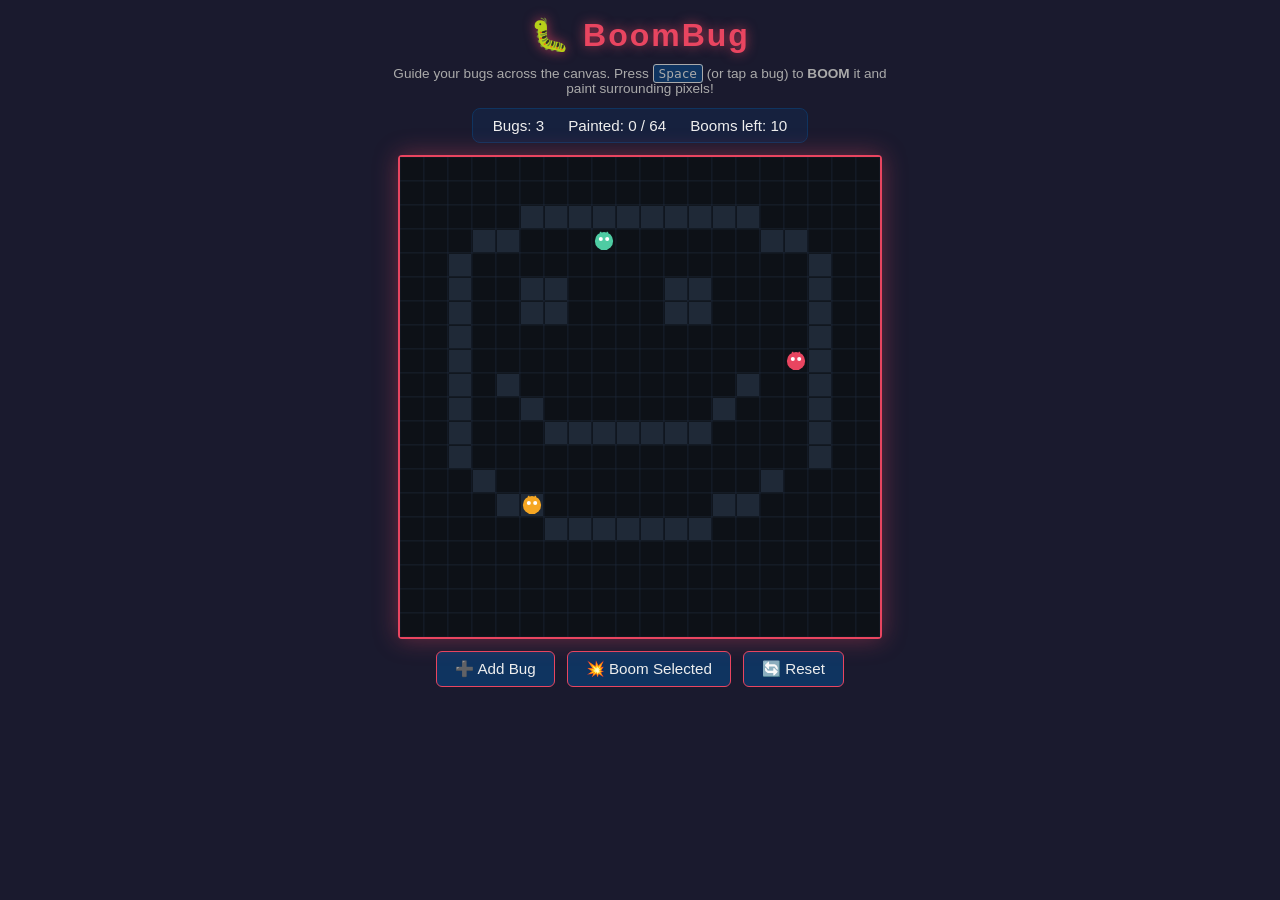
<file: index.html>
<!DOCTYPE html>
<html lang="en">
<head>
  <meta charset="UTF-8" />
  <meta name="viewport" content="width=device-width, initial-scale=1.0" />
  <title>BoomBug</title>
  <link rel="stylesheet" href="style.css" />
</head>
<body>
  <h1>🐛 BoomBug</h1>
  <p class="subtitle">Guide your bugs across the canvas. Press <kbd>Space</kbd> (or tap a bug) to <strong>BOOM</strong> it and paint surrounding pixels!</p>

  <div id="hud">
    <span>Bugs: <span id="bug-count">0</span></span>
    <span>Painted: <span id="painted-count">0</span> / <span id="total-count">0</span></span>
    <span>Booms left: <span id="boom-count">0</span></span>
  </div>

  <div id="canvas-wrapper">
    <canvas id="game-canvas"></canvas>
    <canvas id="overlay-canvas"></canvas>
  </div>

  <div id="controls">
    <button id="btn-add-bug">➕ Add Bug</button>
    <button id="btn-boom">💥 Boom Selected</button>
    <button id="btn-reset">🔄 Reset</button>
  </div>

  <div id="message" class="hidden">🎉 Image Complete! All pixels painted!</div>

  <script src="game.js"></script>
</body>
</html>
</file>
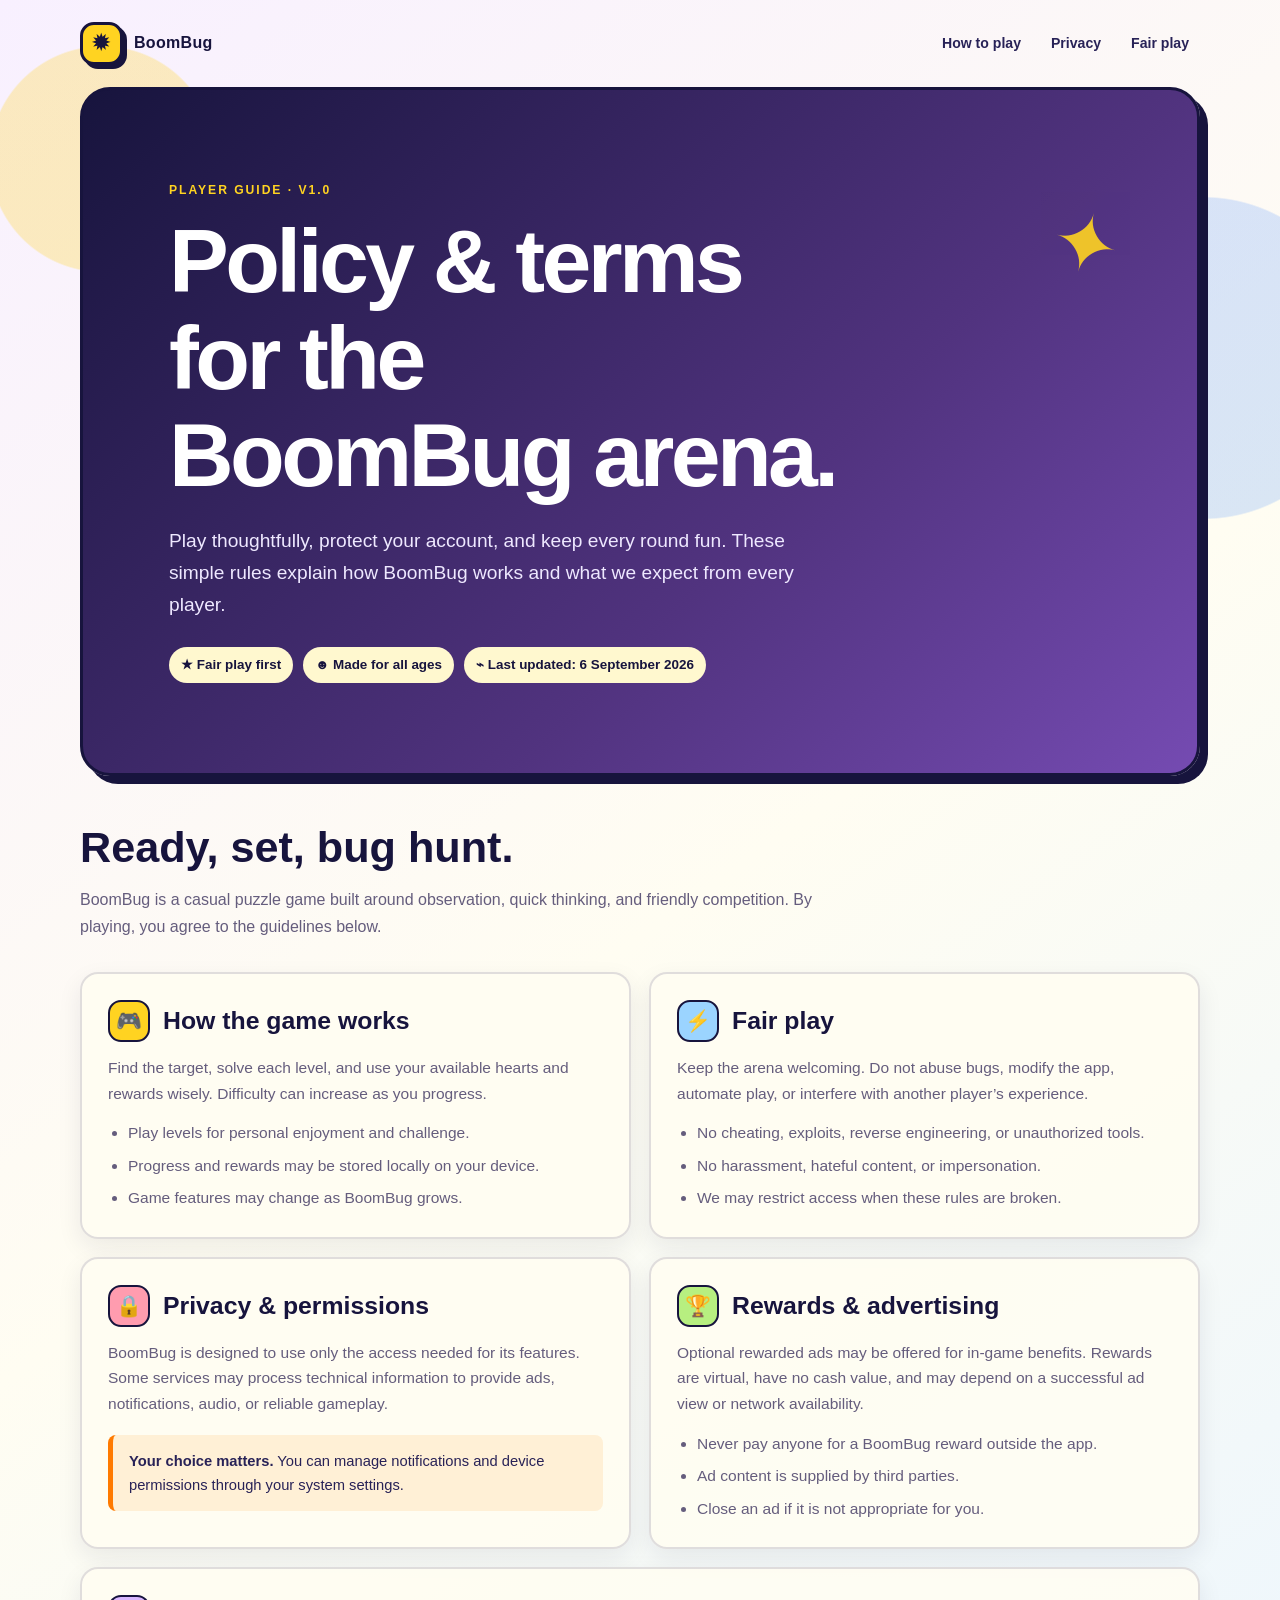
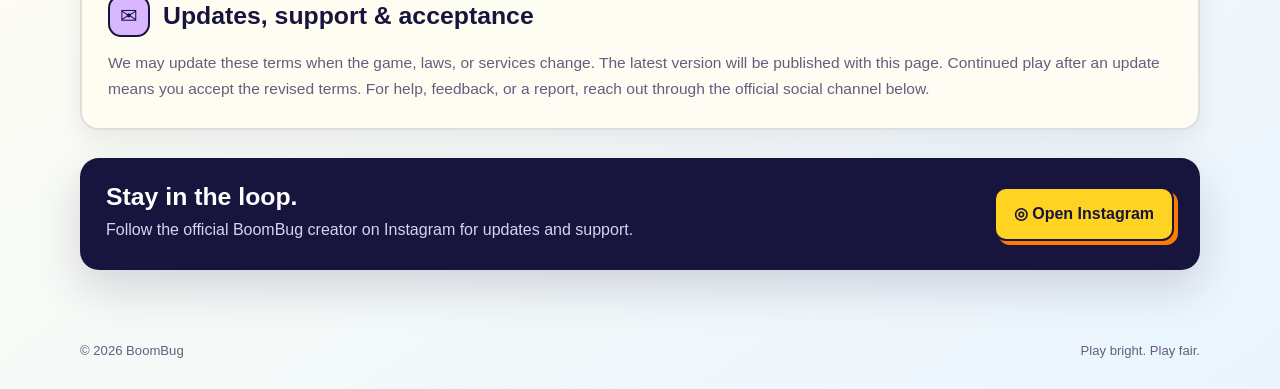
<file: policy_terms.html>
<!doctype html>
<html lang="en">
<head>
  <meta charset="utf-8">
  <meta name="viewport" content="width=device-width, initial-scale=1">
  <meta name="theme-color" content="#17143d">
  <meta name="description" content="BoomBug game policy and terms of use.">
  <title>BoomBug | Policy &amp; Terms</title>
  <style>
    :root {
      --ink: #17143d;
      --ink-soft: #282257;
      --violet: #754bb2;
      --blue: #2d7cff;
      --gold: #ffd321;
      --orange: #ff7a00;
      --pink: #ff4f68;
      --cream: #fff8cf;
      --paper: #fffdf2;
      --muted: #655d7d;
      --line: rgba(38, 28, 92, .14);
      --shadow: 0 18px 45px rgba(23, 20, 61, .16);
    }

    * { box-sizing: border-box; }
    html { scroll-behavior: smooth; }
    body {
      margin: 0;
      color: var(--ink);
      background:
        radial-gradient(circle at 8% 8%, rgba(255, 211, 33, .28) 0 7rem, transparent 7.1rem),
        radial-gradient(circle at 94% 18%, rgba(45, 124, 255, .18) 0 10rem, transparent 10.1rem),
        linear-gradient(145deg, #f8f0ff 0%, #fffdf2 48%, #eaf5ff 100%);
      font-family: "Trebuchet MS", "Segoe UI", sans-serif;
      line-height: 1.65;
    }

    a { color: inherit; }
    .shell { width: min(1120px, calc(100% - 32px)); margin: 0 auto; }
    .topbar {
      display: flex; align-items: center; justify-content: space-between; gap: 20px;
      padding: 22px 0;
    }
    .brand { display: inline-flex; align-items: center; gap: 11px; text-decoration: none; font-weight: 900; letter-spacing: .02em; }
    .brand-mark {
      display: grid; place-items: center; width: 43px; height: 43px; border-radius: 14px;
      color: var(--ink); background: var(--gold); border: 3px solid var(--ink);
      box-shadow: 4px 4px 0 var(--ink); font-size: 1.3rem;
    }
    .topbar nav { display: flex; flex-wrap: wrap; gap: 8px; justify-content: flex-end; }
    .topbar nav a { padding: 7px 11px; color: var(--ink-soft); font-size: .88rem; font-weight: 800; text-decoration: none; border-radius: 999px; }
    .topbar nav a:hover, .topbar nav a:focus-visible { color: white; background: var(--blue); outline: none; }

    .hero {
      position: relative; overflow: hidden; padding: clamp(42px, 8vw, 90px) clamp(24px, 7vw, 86px);
      color: white; border: 3px solid var(--ink); border-radius: 30px; background: linear-gradient(135deg, #17143d, #51337f 62%, #754bb2);
      box-shadow: 8px 8px 0 var(--ink);
    }
    .hero::after { content: "✦"; position: absolute; right: 7%; top: 13%; color: var(--gold); font-size: 5rem; transform: rotate(15deg); opacity: .9; }
    .eyebrow { color: var(--gold); font-size: .76rem; font-weight: 900; letter-spacing: .16em; text-transform: uppercase; }
    h1, h2, h3 { margin: 0; line-height: 1.08; }
    h1 { max-width: 670px; margin-top: 13px; font-size: clamp(2.5rem, 7vw, 5.9rem); letter-spacing: -.04em; }
    .hero p { max-width: 650px; margin: 22px 0 0; color: #eee8ff; font-size: clamp(1rem, 2vw, 1.2rem); }
    .hero-meta { display: flex; flex-wrap: wrap; gap: 10px; margin-top: 27px; }
    .pill { display: inline-flex; align-items: center; gap: 7px; padding: 7px 12px; color: var(--ink); background: var(--cream); border-radius: 999px; font-size: .84rem; font-weight: 900; }

    main { padding: 48px 0 70px; }
    .intro { max-width: 760px; margin-bottom: 32px; }
    .intro h2 { font-size: clamp(1.8rem, 4vw, 2.7rem); }
    .intro p { color: var(--muted); }
    .grid { display: grid; grid-template-columns: repeat(2, minmax(0, 1fr)); gap: 18px; }
    .card { padding: 26px; background: rgba(255, 253, 242, .88); border: 2px solid var(--line); border-radius: 18px; box-shadow: 0 9px 24px rgba(23, 20, 61, .08); }
    .card.wide { grid-column: 1 / -1; }
    .card-head { display: flex; align-items: center; gap: 13px; margin-bottom: 13px; }
    .icon { display: grid; place-items: center; flex: 0 0 42px; height: 42px; border-radius: 13px; color: var(--ink); background: var(--gold); border: 2px solid var(--ink); font-size: 1.3rem; }
    .card:nth-child(2) .icon { background: #9bd4ff; }
    .card:nth-child(3) .icon { background: #ff9caf; }
    .card:nth-child(4) .icon { background: #b7ef80; }
    .card:nth-child(5) .icon { background: #d9b7ff; }
    h2 { font-size: 1.55rem; }
    h3 { font-size: 1.1rem; }
    .card p, .card li { color: var(--muted); font-size: .97rem; }
    .card p { margin: 0; }
    .card ul { margin: 14px 0 0; padding-left: 20px; }
    .card li + li { margin-top: 7px; }
    .notice { margin-top: 18px; padding: 14px 16px; color: var(--ink-soft); border-left: 5px solid var(--orange); background: #fff0d6; border-radius: 8px; font-size: .92rem; }

    .contact {
      display: flex; align-items: center; justify-content: space-between; gap: 22px; margin-top: 28px; padding: 26px;
      color: white; border-radius: 19px; background: var(--ink); box-shadow: var(--shadow);
    }
    .contact p { margin: 7px 0 0; color: #d9d3f0; }
    .button { display: inline-flex; align-items: center; justify-content: center; gap: 9px; min-height: 48px; padding: 12px 18px; color: var(--ink); background: var(--gold); border: 2px solid var(--ink); border-radius: 12px; box-shadow: 4px 4px 0 var(--orange); font-weight: 900; text-decoration: none; white-space: nowrap; }
    .button:hover, .button:focus-visible { background: white; outline: 3px solid var(--gold); outline-offset: 3px; }
    footer { display: flex; justify-content: space-between; gap: 16px; padding: 0 0 28px; color: var(--muted); font-size: .82rem; }

    @media (max-width: 700px) {
      .shell { width: min(100% - 22px, 1120px); }
      .topbar { align-items: flex-start; flex-direction: column; padding: 15px 0; }
      .topbar nav { justify-content: flex-start; }
      .hero { padding: 37px 23px 42px; border-radius: 22px; box-shadow: 5px 5px 0 var(--ink); }
      .hero::after { right: 2%; top: 4%; font-size: 3rem; }
      main { padding-top: 36px; }
      .grid { grid-template-columns: 1fr; }
      .card.wide { grid-column: auto; }
      .card { padding: 21px; }
      .contact, footer { align-items: flex-start; flex-direction: column; }
      .button { width: 100%; }
    }

    @media (prefers-reduced-motion: reduce) { html { scroll-behavior: auto; } }
  </style>
</head>
<body>
  <header class="shell topbar">
    <a class="brand" href="#top" aria-label="BoomBug policy home"><span class="brand-mark" aria-hidden="true">✹</span><span>BoomBug</span></a>
    <nav aria-label="Policy sections">
      <a href="#play">How to play</a>
      <a href="#privacy">Privacy</a>
      <a href="#fair-play">Fair play</a>
    </nav>
  </header>

  <div class="shell" id="top">
    <section class="hero" aria-labelledby="page-title">
      <div class="eyebrow">Player guide · v1.0</div>
      <h1 id="page-title">Policy &amp; terms for the BoomBug arena.</h1>
      <p>Play thoughtfully, protect your account, and keep every round fun. These simple rules explain how BoomBug works and what we expect from every player.</p>
      <div class="hero-meta"><span class="pill">★ Fair play first</span><span class="pill">☻ Made for all ages</span><span class="pill">⌁ Last updated: 6 September 2026</span></div>
    </section>
  </div>

  <main class="shell">
    <section class="intro" id="play">
      <h2>Ready, set, bug hunt.</h2>
      <p>BoomBug is a casual puzzle game built around observation, quick thinking, and friendly competition. By playing, you agree to the guidelines below.</p>
    </section>

    <section class="grid" aria-label="BoomBug terms and policies">
      <article class="card">
        <div class="card-head"><span class="icon" aria-hidden="true">🎮</span><h2>How the game works</h2></div>
        <p>Find the target, solve each level, and use your available hearts and rewards wisely. Difficulty can increase as you progress.</p>
        <ul><li>Play levels for personal enjoyment and challenge.</li><li>Progress and rewards may be stored locally on your device.</li><li>Game features may change as BoomBug grows.</li></ul>
      </article>

      <article class="card" id="fair-play">
        <div class="card-head"><span class="icon" aria-hidden="true">⚡</span><h2>Fair play</h2></div>
        <p>Keep the arena welcoming. Do not abuse bugs, modify the app, automate play, or interfere with another player’s experience.</p>
        <ul><li>No cheating, exploits, reverse engineering, or unauthorized tools.</li><li>No harassment, hateful content, or impersonation.</li><li>We may restrict access when these rules are broken.</li></ul>
      </article>

      <article class="card" id="privacy">
        <div class="card-head"><span class="icon" aria-hidden="true">🔒</span><h2>Privacy &amp; permissions</h2></div>
        <p>BoomBug is designed to use only the access needed for its features. Some services may process technical information to provide ads, notifications, audio, or reliable gameplay.</p>
        <div class="notice"><strong>Your choice matters.</strong> You can manage notifications and device permissions through your system settings.</div>
      </article>

      <article class="card">
        <div class="card-head"><span class="icon" aria-hidden="true">🏆</span><h2>Rewards &amp; advertising</h2></div>
        <p>Optional rewarded ads may be offered for in-game benefits. Rewards are virtual, have no cash value, and may depend on a successful ad view or network availability.</p>
        <ul><li>Never pay anyone for a BoomBug reward outside the app.</li><li>Ad content is supplied by third parties.</li><li>Close an ad if it is not appropriate for you.</li></ul>
      </article>

      <article class="card wide">
        <div class="card-head"><span class="icon" aria-hidden="true">✉</span><h2>Updates, support &amp; acceptance</h2></div>
        <p>We may update these terms when the game, laws, or services change. The latest version will be published with this page. Continued play after an update means you accept the revised terms. For help, feedback, or a report, reach out through the official social channel below.</p>
      </article>
    </section>

    <section class="contact" aria-label="Contact BoomBug">
      <div><h2>Stay in the loop.</h2><p>Follow the official BoomBug creator on Instagram for updates and support.</p></div>
      <a class="button" href="https://www.instagram.com/Iv5_iq/" target="_blank" rel="noopener noreferrer" aria-label="Open BoomBug Instagram profile">◎ Open Instagram</a>
    </section>
  </main>

  <footer class="shell"><span>© 2026 BoomBug</span><span>Play bright. Play fair.</span></footer>
</body>
</html>
</file>
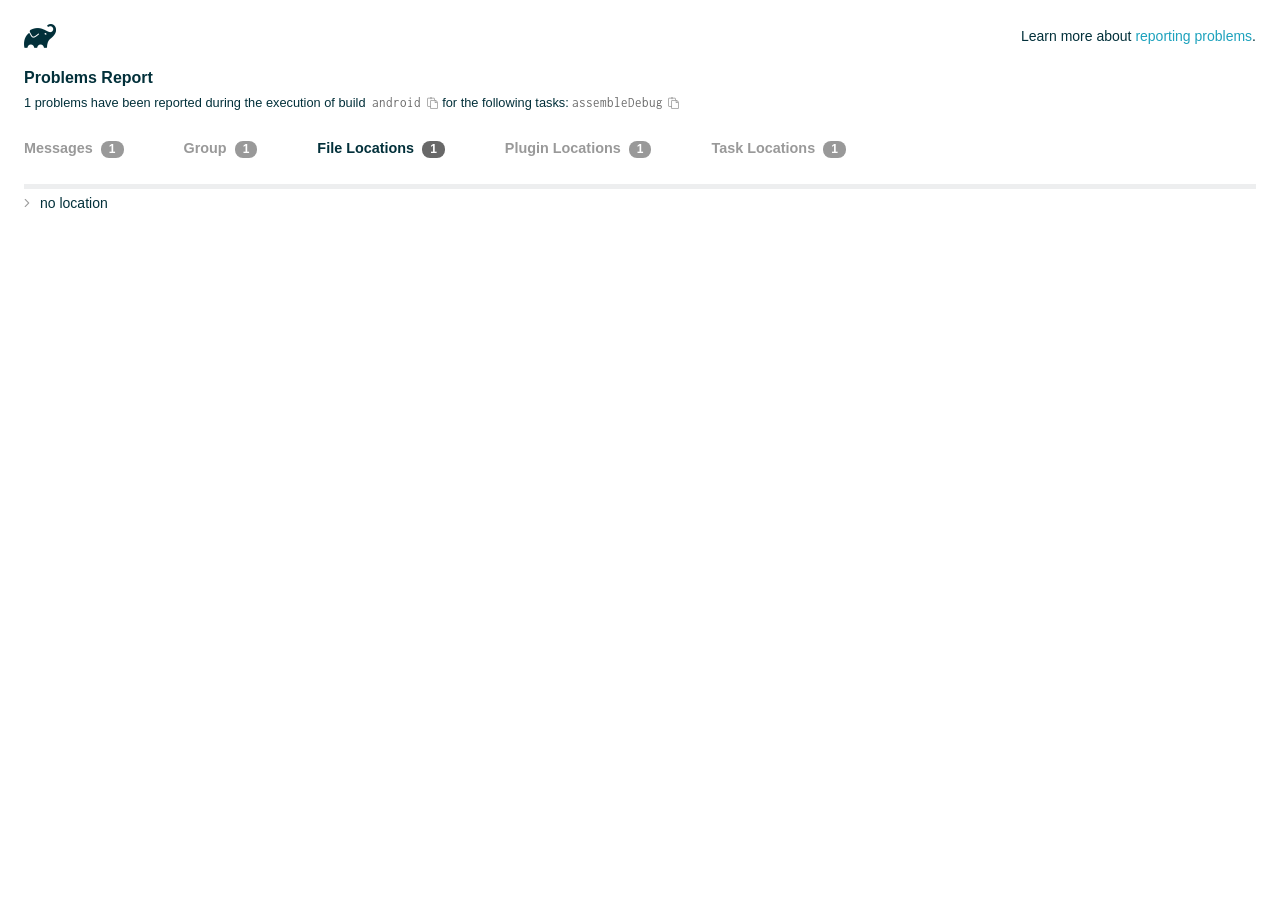
<file: android/build/reports/problems/problems-report.html>
<!DOCTYPE html>

<html lang="en">
<head>
    <!-- Required meta tags -->
    <meta charset="utf-8">
    <meta name="viewport" content="width=device-width, initial-scale=1, shrink-to-fit=no">

                    <style type="text/css">
                /*! normalize.css v7.0.0 | MIT License | github.com/necolas/normalize.css */
html {
    line-height: 1.15;
    -ms-text-size-adjust: 100%;
    -webkit-text-size-adjust: 100%
}

body {
    margin: 0
}

article, aside, footer, header, nav, section {
    display: block
}

h1 {
    font-size: 2em;
    margin: .67em 0
}

figcaption, figure, main {
    display: block
}

figure {
    margin: 1em 40px
}

hr {
    box-sizing: content-box;
    height: 0;
    overflow: visible
}

pre {
    font-family: monospace, monospace;
    font-size: 1em
}

a {
    background-color: transparent;
    -webkit-text-decoration-skip: objects
}

abbr[title] {
    border-bottom: none;
    text-decoration: underline;
    text-decoration: underline dotted
}

b, strong {
    font-weight: inherit
}

b, strong {
    font-weight: bolder
}

code, kbd, samp {
    font-family: monospace, monospace;
    font-size: 1em
}

dfn {
    font-style: italic
}

mark {
    background-color: #ff0;
    color: #000
}

small {
    font-size: 80%
}

sub, sup {
    font-size: 75%;
    line-height: 0;
    position: relative;
    vertical-align: baseline
}

sub {
    bottom: -.25em
}

sup {
    top: -.5em
}

audio, video {
    display: inline-block
}

audio:not([controls]) {
    display: none;
    height: 0
}

img {
    border-style: none
}

svg:not(:root) {
    overflow: hidden
}

button, input, optgroup, select, textarea {
    font-family: sans-serif;
    font-size: 100%;
    line-height: 1.15;
    margin: 0
}

button, input {
    overflow: visible
}

button, select {
    text-transform: none
}

[type=reset], [type=submit], button, html [type=button] {
    -webkit-appearance: button
}

[type=button]::-moz-focus-inner, [type=reset]::-moz-focus-inner, [type=submit]::-moz-focus-inner, button::-moz-focus-inner {
    border-style: none;
    padding: 0
}

[type=button]:-moz-focusring, [type=reset]:-moz-focusring, [type=submit]:-moz-focusring, button:-moz-focusring {
    outline: 1px dotted ButtonText
}

fieldset {
    padding: .35em .75em .625em
}

legend {
    box-sizing: border-box;
    color: inherit;
    display: table;
    max-width: 100%;
    padding: 0;
    white-space: normal
}

progress {
    display: inline-block;
    vertical-align: baseline
}

textarea {
    overflow: auto
}

[type=checkbox], [type=radio] {
    box-sizing: border-box;
    padding: 0
}

[type=number]::-webkit-inner-spin-button, [type=number]::-webkit-outer-spin-button {
    height: auto
}

[type=search] {
    -webkit-appearance: textfield;
    outline-offset: -2px
}

[type=search]::-webkit-search-cancel-button, [type=search]::-webkit-search-decoration {
    -webkit-appearance: none
}

::-webkit-file-upload-button {
    -webkit-appearance: button;
    font: inherit
}

details, menu {
    display: block
}

summary {
    display: list-item
}

canvas {
    display: inline-block
}

template {
    display: none
}

[hidden] {
    display: none
}

/* configuration cache styles */

.report-wrapper {
    margin: 0;
    padding: 0 24px;
}

.gradle-logo {
    width: 32px;
    height: 24px;
    background-image: url("[data-uri]");
    background-size: contain;
}

.header {
    display: flex;
    flex-wrap: wrap;
    top: 0;
    left: 0;
    width: 100%;
    padding-top: 24px;
    background-color: white;
}

.learn-more {
    margin-left: auto;
    align-self: center;
    font-size: 0.875rem;
    font-weight: normal;
}

.title {
    display: flex;
    align-items: center;
    padding: 18px 0 24px 0;
    flex: 1 0 100%;
}

.content {
    font-size: 0.875rem;
    white-space: nowrap;
}

.content ol:first-of-type {
    margin: 0;
}

.tree-btn {
    cursor: pointer;
    display: inline-block;
    width: 16px;
    height: 16px;
    background-size: contain;
    background-repeat: no-repeat;
    vertical-align: middle;
    margin-top: -0.2em;
}

.tree-btn.collapsed {
    background-image: url('data:image/svg+xml;utf8,<svg xmlns="http://www.w3.org/2000/svg" viewBox="0 0 192 512"><path d="M166.9 264.5l-117.8 116c-4.7 4.7-12.3 4.7-17 0l-7.1-7.1c-4.7-4.7-4.7-12.3 0-17L127.3 256 25.1 155.6c-4.7-4.7-4.7-12.3 0-17l7.1-7.1c4.7-4.7 12.3-4.7 17 0l117.8 116c4.6 4.7 4.6 12.3-.1 17z" fill="%23999999" stroke="%23999999"/></svg>');
}

.tree-btn.expanded {
    background-image: url('data:image/svg+xml;utf8,<svg xmlns="http://www.w3.org/2000/svg" viewBox="0 0 256 512"><path d="M119.5 326.9L3.5 209.1c-4.7-4.7-4.7-12.3 0-17l7.1-7.1c4.7-4.7 12.3-4.7 17 0L128 287.3l100.4-102.2c4.7-4.7 12.3-4.7 17 0l7.1 7.1c4.7 4.7 4.7 12.3 0 17L136.5 327c-4.7 4.6-12.3 4.6-17-.1z" fill="%23999999" stroke="%23999999"/></svg>');
}

ul .tree-btn {
    margin-right: 3px;
}

.leaf-icon {
    display: inline-block;
    width: 16px;
    height: 16px;
    background-image: url('data:image/svg+xml;utf8,<svg xmlns="http://www.w3.org/2000/svg" viewBox="0 0 256 512"><path d="M32 256 H224" stroke="%23999999" stroke-width="48" stroke-linecap="round"/></svg>');
    background-size: contain;
    background-repeat: no-repeat;
    vertical-align: middle;
    margin-top: -0.2em;
}

.invisible-text {
    user-select: all; /* Allow the text to be selectable */
    color: transparent; /* Hide the text */
    text-indent: -9999px; /* Move the text out of view */
    position: relative;
    white-space: pre; /* Preserve meaningful whitespace in the invisible text for copying */
}

.text-for-copy {
    display: inline-block;
}

.enum-icon {
    display: inline-block;
    width: 16px;
    height: 16px;
    background-image: url('data:image/svg+xml;utf8,<svg xmlns="http://www.w3.org/2000/svg" viewBox="0 0 1024 1024"><circle cx="512" cy="512" r="200" /></svg>');
    background-size: contain;
    background-repeat: no-repeat;
    vertical-align: middle;
    margin-inline-start: 0.5ex;
    margin-inline-end: 0.5ex;
    margin-top: -0.2em;
}

.error-icon {
    display: inline-block;
    width: 16px;
    height: 16px;
    background-image: url('data:image/svg+xml;utf8,<svg xmlns="http://www.w3.org/2000/svg" viewBox="0 0 320 512"><path d="M193.94 256L296.5 153.44l21.15-21.15c3.12-3.12 3.12-8.19 0-11.31l-22.63-22.63c-3.12-3.12-8.19-3.12-11.31 0L160 222.06 36.29 98.34c-3.12-3.12-8.19-3.12-11.31 0L2.34 120.97c-3.12 3.12-3.12 8.19 0 11.31L126.06 256 2.34 379.71c-3.12 3.12-3.12 8.19 0 11.31l22.63 22.63c3.12 3.12 8.19 3.12 11.31 0L160 289.94 262.56 392.5l21.15 21.15c3.12 3.12 8.19 3.12 11.31 0l22.63-22.63c3.12-3.12 3.12-8.19 0-11.31L193.94 256z" fill="%23FC461E" stroke="%23FC461E"/></svg>');
    background-size: contain;
    background-repeat: no-repeat;
    vertical-align: middle;
    margin-inline-start: 0.5ex;
    margin-inline-end: 0.5ex;
    margin-top: -0.2em;
}

.advice-icon {
    display: inline-block;
    width: 16px;
    height: 16px;
    background-image: url('data:image/svg+xml;utf8,<svg width="800px" height="800px" viewBox="-4.93 0 122.88 122.88" version="1.1" id="Layer_1" xmlns="http://www.w3.org/2000/svg" xmlns:xlink="http://www.w3.org/1999/xlink"  style="enable-background:new 0 0 113.01 122.88" xml:space="preserve"><g><path d="M44.13,102.06c-1.14,0.03-2.14-0.81-2.3-1.96c-0.17-1.2,0.64-2.31,1.82-2.54c-1.3-7.37-4.85-11.43-8.6-15.72 c-2.92-3.34-5.95-6.81-8.34-11.92c-2.35-5.03-3.64-10.23-3.6-15.63c0.05-5.4,1.42-10.96,4.4-16.71c0.02-0.04,0.04-0.07,0.06-0.11 l0,0c3.91-6.62,9.38-11.04,15.47-13.52c5.11-2.09,10.66-2.8,16.1-2.3c5.42,0.5,10.73,2.2,15.37,4.94 c5.9,3.49,10.75,8.67,13.42,15.21c1.44,3.54,2.42,7.49,2.54,11.82c0.12,4.31-0.62,8.96-2.61,13.88 c-2.66,6.59-6.18,10.68-9.47,14.51c-3.03,3.53-5.85,6.81-7.42,11.84c0.89,0.21,1.59,0.94,1.73,1.9c0.17,1.24-0.7,2.39-1.94,2.56 l-0.77,0.11c-0.14,1.09-0.23,2.26-0.27,3.51l0.25-0.04c1.24-0.17,2.39,0.7,2.56,1.94c0.17,1.24-0.7,2.39-1.94,2.56l-0.78,0.11 c0.01,0.15,0.02,0.3,0.03,0.45l0,0c0.07,0.88,0.08,1.73,0.03,2.54l0.13-0.02c1.25-0.15,2.38,0.74,2.54,1.98 c0.15,1.25-0.74,2.38-1.98,2.54l-1.68,0.21c-1.2,3.11-3.34,5.48-5.87,6.94c-1.74,1.01-3.67,1.59-5.61,1.71 c-1.97,0.12-3.96-0.25-5.78-1.13c-2.08-1.02-3.94-2.71-5.29-5.14c-0.65-0.33-1.13-0.97-1.23-1.75c-0.04-0.31-0.01-0.61,0.07-0.89 c-0.39-1.16-0.68-2.43-0.87-3.83l-0.07,0.01c-1.24,0.17-2.39-0.7-2.56-1.94c-0.17-1.24,0.7-2.39,1.94-2.56l0.54-0.08 C44.19,104.32,44.18,103.16,44.13,102.06L44.13,102.06z M2.18,58.86C1.01,58.89,0.04,57.98,0,56.81c-0.04-1.17,0.88-2.14,2.05-2.18 l8.7-0.3c1.17-0.04,2.14,0.88,2.18,2.05c0.04,1.17-0.88,2.14-2.05,2.18L2.18,58.86L2.18,58.86z M110.68,50.25 c1.16-0.12,2.2,0.73,2.32,1.89c0.12,1.16-0.73,2.2-1.89,2.32l-8.66,0.91c-1.16,0.12-2.2-0.73-2.32-1.89 c-0.12-1.16,0.73-2.2,1.89-2.32L110.68,50.25L110.68,50.25z M94.91,14.78c0.65-0.97,1.96-1.23,2.93-0.58 c0.97,0.65,1.23,1.96,0.58,2.93l-4.84,7.24c-0.65,0.97-1.96,1.23-2.93,0.58c-0.97-0.65-1.23-1.96-0.58-2.93L94.91,14.78 L94.91,14.78z M57.63,2.06c0.03-1.17,1-2.09,2.16-2.06c1.17,0.03,2.09,1,2.06,2.16l-0.22,8.7c-0.03,1.17-1,2.09-2.16,2.06 c-1.17-0.03-2.09-1-2.06-2.16L57.63,2.06L57.63,2.06z M13.88,15.53c-0.86-0.8-0.9-2.14-0.11-2.99c0.8-0.86,2.14-0.9,2.99-0.11 l6.37,5.94c0.86,0.8,0.9,2.14,0.11,2.99c-0.8,0.86-2.14,0.9-2.99,0.11L13.88,15.53L13.88,15.53z M47.88,96.95l18.49-2.63 c1.59-6.7,5.05-10.73,8.8-15.08c3.08-3.58,6.36-7.4,8.76-13.34c1.76-4.35,2.41-8.43,2.31-12.19c-0.1-3.75-0.96-7.21-2.24-10.34 c-2.3-5.63-6.51-10.11-11.65-13.15c-4.11-2.43-8.8-3.94-13.59-4.37c-4.77-0.44-9.64,0.19-14.13,2.02 c-5.26,2.15-9.99,5.97-13.39,11.72c-2.64,5.12-3.86,10.02-3.9,14.73c-0.04,4.74,1.11,9.33,3.2,13.8c2.13,4.56,4.97,7.8,7.69,10.92 C42.47,83.9,46.48,88.49,47.88,96.95L47.88,96.95z M65.62,99.02l-17.27,2.45c0.05,1.1,0.07,2.25,0.05,3.47l17.05-2.42 C65.47,101.29,65.52,100.12,65.62,99.02L65.62,99.02z M48.49,109.52c0.12,0.92,0.3,1.76,0.53,2.54l16.55-2.04 c0.11-0.86,0.13-1.77,0.05-2.74l0,0l0-0.02l-0.01-0.17L48.49,109.52L48.49,109.52z M51.37,116.36c0.64,0.67,1.35,1.19,2.1,1.55 c1.15,0.56,2.42,0.79,3.67,0.72c1.29-0.08,2.57-0.47,3.74-1.15c1.1-0.64,2.09-1.53,2.88-2.65L51.37,116.36L51.37,116.36z"/></g></svg>');
    background-size: contain;
    background-repeat: no-repeat;
    vertical-align: middle;
    margin-inline-start: 0.5ex;
    margin-inline-end: 0.5ex;
    margin-top: -0.2em;
}

.warning-icon {
    display: inline-block;
    width: 13px;
    height: 13px;
    background-image: url('data:image/svg+xml;utf8,<svg xmlns="http://www.w3.org/2000/svg" viewBox="0 0 576 512"><path d="M270.2 160h35.5c3.4 0 6.1 2.8 6 6.2l-7.5 196c-.1 3.2-2.8 5.8-6 5.8h-20.5c-3.2 0-5.9-2.5-6-5.8l-7.5-196c-.1-3.4 2.6-6.2 6-6.2zM288 388c-15.5 0-28 12.5-28 28s12.5 28 28 28 28-12.5 28-28-12.5-28-28-28zm281.5 52L329.6 24c-18.4-32-64.7-32-83.2 0L6.5 440c-18.4 31.9 4.6 72 41.6 72H528c36.8 0 60-40 41.5-72zM528 480H48c-12.3 0-20-13.3-13.9-24l240-416c6.1-10.6 21.6-10.7 27.7 0l240 416c6.2 10.6-1.5 24-13.8 24z" fill="%23DEAD22" stroke="%23DEAD22"/></svg>');
    background-size: contain;
    background-repeat: no-repeat;
    vertical-align: middle;
    margin-inline-start: 0.3ex;
    margin-inline-end: 1.1ex;
    margin-top: -0.1em;
}

.documentation-button {
    cursor: pointer;
    display: inline-block;
    width: 13px;
    height: 13px;
    background-image: url('data:image/svg+xml;utf8,<svg xmlns="http://www.w3.org/2000/svg" viewBox="0 0 512 512"><path d="M256 340c-15.464 0-28 12.536-28 28s12.536 28 28 28 28-12.536 28-28-12.536-28-28-28zm7.67-24h-16c-6.627 0-12-5.373-12-12v-.381c0-70.343 77.44-63.619 77.44-107.408 0-20.016-17.761-40.211-57.44-40.211-29.144 0-44.265 9.649-59.211 28.692-3.908 4.98-11.054 5.995-16.248 2.376l-13.134-9.15c-5.625-3.919-6.86-11.771-2.645-17.177C185.658 133.514 210.842 116 255.67 116c52.32 0 97.44 29.751 97.44 80.211 0 67.414-77.44 63.849-77.44 107.408V304c0 6.627-5.373 12-12 12zM256 40c118.621 0 216 96.075 216 216 0 119.291-96.61 216-216 216-119.244 0-216-96.562-216-216 0-119.203 96.602-216 216-216m0-32C119.043 8 8 119.083 8 256c0 136.997 111.043 248 248 248s248-111.003 248-248C504 119.083 392.957 8 256 8z" fill="%23999999" stroke="%23999999"/></svg>');
    background-size: contain;
    background-repeat: no-repeat;
    vertical-align: middle;
    margin-inline-start: 0.5ex;
    margin-inline-end: 0.5ex;
    margin-top: -0.2em;
}

.documentation-button::selection {
    color: transparent;
}

.documentation-button:hover {
    color: transparent;
}

.copy-button {
    cursor: pointer;
    display: inline-block;
    width: 12px;
    height: 12px;
    background-image: url('data:image/svg+xml;utf8,<svg xmlns="http://www.w3.org/2000/svg" viewBox="0 0 448 512"><path d="M433.941 193.941l-51.882-51.882A48 48 0 0 0 348.118 128H320V80c0-26.51-21.49-48-48-48h-66.752C198.643 13.377 180.858 0 160 0s-38.643 13.377-45.248 32H48C21.49 32 0 53.49 0 80v288c0 26.51 21.49 48 48 48h80v48c0 26.51 21.49 48 48 48h224c26.51 0 48-21.49 48-48V227.882a48 48 0 0 0-14.059-33.941zm-22.627 22.627a15.888 15.888 0 0 1 4.195 7.432H352v-63.509a15.88 15.88 0 0 1 7.431 4.195l51.883 51.882zM160 30c9.941 0 18 8.059 18 18s-8.059 18-18 18-18-8.059-18-18 8.059-18 18-18zM48 384c-8.822 0-16-7.178-16-16V80c0-8.822 7.178-16 16-16h66.752c6.605 18.623 24.389 32 45.248 32s38.643-13.377 45.248-32H272c8.822 0 16 7.178 16 16v48H176c-26.51 0-48 21.49-48 48v208H48zm352 96H176c-8.822 0-16-7.178-16-16V176c0-8.822 7.178-16 16-16h144v72c0 13.2 10.8 24 24 24h72v208c0 8.822-7.178 16-16 16z" fill="%23999999" stroke="%23999999"/></svg>');
    background-size: contain;
    background-repeat: no-repeat;
    vertical-align: middle;
    margin-inline-start: 0.5ex;
    margin-top: -0.2em;
}

.groups{
    display: flex;
    border-bottom: 1px solid #EDEEEF;
    flex: 1 0 100%;
}

.uncategorized {
    display: flex;
    border-top: 4px solid #EDEEEF;
    flex: 1 0 100%;
}

.group-selector {
    padding: 0 52px 24px 0;
    font-size: 0.9rem;
    font-weight: bold;
    color: #999999;
    cursor: pointer;
}

.group-selector__count {
    margin: 0 8px;
    border-radius: 8px;
    background-color: #999;
    color: #fff;
    padding: 1px 8px 2px;
    font-size: 0.75rem;
}

.group-selector--active {
    color: #02303A;
    cursor: auto;
}

.group-selector--active .group-selector__count {
    background-color: #686868;
}

.group-selector--disabled {
    cursor: not-allowed;
}

.accordion-header {
    cursor: pointer;
}

.container {
    padding-left: 0.5em;
    padding-right: 0.5em;
}

.stacktrace {
    border-radius: 4px;
    overflow-x: auto;
    padding: 0.5rem;
    margin-bottom: 0;
    min-width: 1000px;
}

/* Lato (bold, regular) */
@font-face {
    font-display: swap;
    font-family: Lato;
    font-weight: 500;
    font-style: normal;
    src: url("https://assets.gradle.com/lato/fonts/lato-semibold/lato-semibold.woff2") format("woff2"),
    url("https://assets.gradle.com/lato/fonts/lato-semibold/lato-semibold.woff") format("woff");
}

@font-face {
    font-display: swap;
    font-family: Lato;
    font-weight: bold;
    font-style: normal;
    src: url("https://assets.gradle.com/lato/fonts/lato-bold/lato-bold.woff2") format("woff2"),
    url("https://assets.gradle.com/lato/fonts/lato-bold/lato-bold.woff") format("woff");
}

* {
    -webkit-box-sizing: border-box;
    -moz-box-sizing: border-box;
    box-sizing: border-box;
}

html,
body {
    margin: 0;
    padding: 0;
}

html {
    font-family: "Lato", "Helvetica Neue", Arial, sans-serif;
    font-size: 16px;
    font-weight: 400;
    line-height: 1.5;
}

body {
    color: #02303A;
    background-color: #ffffff;
    -webkit-text-size-adjust: 100%;
    -ms-text-size-adjust: 100%;
    -webkit-font-smoothing: antialiased;
}


/* typography */
h1, h2, h3, h4, h5, h6 {
    color: #02303A;
    text-rendering: optimizeLegibility;
    margin: 0;
}

h1 {
    font-size: 1rem;
}

h2 {
    font-size: 0.9rem;
}

h3 {
    font-size: 1.125rem;
}

h4, h5, h6 {
    font-size: 0.875rem;
}

h1 code {
    font-weight: bold;
}

ul, ol, dl {
    list-style-position: outside;
    line-height: 1.6;
    padding: 0;
    margin: 0 0 0 20px;
    list-style-type: none;
}

li {
    line-height: 2;
}

a {
    color: #1DA2BD;
    text-decoration: none;
    transition: all 0.3s ease, visibility 0s;
}

a:hover {
    color: #35c1e4;
}

/* code */
code, pre {
    font-family: Inconsolata, Monaco, "Courier New", monospace;
    font-style: normal;
    font-variant-ligatures: normal;
    font-variant-caps: normal;
    font-variant-numeric: normal;
    font-variant-east-asian: normal;
    font-weight: normal;
    font-stretch: normal;
    color: #686868;
}

*:not(pre) > code {
    letter-spacing: 0;
    padding: 0.1em 0.5ex;
    text-rendering: optimizeSpeed;
    word-spacing: -0.15em;
    word-wrap: break-word;
}

pre {
    font-size: 0.75rem;
    line-height: 1.8;
    margin-top: 0;
    margin-bottom: 1.5em;
    padding: 1rem;
}

pre code {
    background-color: transparent;
    color: inherit;
    line-height: 1.8;
    font-size: 100%;
    padding: 0;
}

a code {
    color: #1BA8CB;
}

pre.code, pre.programlisting, pre.screen, pre.tt {
    background-color: #f7f7f8;
    border-radius: 4px;
    font-size: 1em;
    line-height: 1.45;
    margin-bottom: 1.25em;
    overflow-x: auto;
    padding: 1rem;
}

li em, p em {
    padding: 0 1px;
}

code em, tt em {
    text-decoration: none;
}

code + .copy-button {
    margin-inline-start: 0.2ex;
}

.java-exception {
    font-size: 0.75rem;
    padding-left: 24px;
}

.java-exception ul {
    margin: 0;
    line-height: inherit;
}

.java-exception code {
    white-space: pre;
}

.java-exception-part-toggle {
    user-select: none;
    cursor: pointer;
    border-radius: 2px;
    padding: 0.1em 0.2em;
    background: azure;
    color: #686868;
}

                </style>
    <!-- Inconsolata is used as a default monospace font in the report. -->
    <link rel="stylesheet" href="https://fonts.googleapis.com/css?family=Inconsolata:400,700" />

    <title>Gradle Configuration Cache</title>
</head>
<body>

<div id="playground"></div>

<div class="report" id="report">
    Loading...
</div>

<script type="text/javascript">
function configurationCacheProblems() { return (
// begin-report-data
{"diagnostics":[{"locations":[{"pluginId":"kotlin-android"}],"problem":[{"text":"Deprecated 'org.jetbrains.kotlin.android' plugin usage"}],"severity":"WARNING","problemDetails":[{"text":"The 'org.jetbrains.kotlin.android' plugin in project ':app' is no longer required for Kotlin support since AGP 9.0."}],"contextualLabel":"Deprecated 'org.jetbrains.kotlin.android' plugin usage","documentationLink":"https://kotl.in/gradle/agp-built-in-kotlin","problemId":[{"name":"kgp:deprecation","displayName":"Kotlin Gradle Plugin Deprecation"},{"name":"kotlin","displayName":"Kotlin"},{"name":"deprecated-kotlin-android-plugin","displayName":"Deprecated 'org.jetbrains.kotlin.android' plugin usage"}],"solutions":[[{"text":"Remove both `android.builtInKotlin=true` and `android.newDsl=false` from `gradle.properties`, then migrate to built-in Kotlin."}]]}],"problemsReport":{"totalProblemCount":1,"buildName":"android","requestedTasks":"assembleDebug","documentationLink":"https://docs.gradle.org/9.3.1/userguide/reporting_problems.html","documentationLinkCaption":"Problem report","summaries":[]}}
// end-report-data
);}
</script>
                <script type="text/javascript">
                !function(n,t){"object"==typeof exports&&"object"==typeof module?module.exports=t():"function"==typeof define&&define.amd?define([],t):"object"==typeof exports?exports["configuration-cache-report"]=t():n["configuration-cache-report"]=t()}(globalThis,()=>{return void 0===Math.imul&&(Math.imul=function(n,t){return(4294901760&n)*(65535&t)+(65535&n)*(0|t)|0}),void 0===ArrayBuffer.isView&&(ArrayBuffer.isView=function(n){return null!=n&&null!=n.__proto__&&n.__proto__.__proto__===Int8Array.prototype.__proto__}),void 0===Array.prototype.fill&&Object.defineProperty(Array.prototype,"fill",{value:function(n){if(null==this)throw new TypeError("this is null or not defined");for(var t=Object(this),r=t.length>>>0,i=0|arguments[1],e=i<0?Math.max(r+i,0):Math.min(i,r),u=arguments[2],o=void 0===u?r:0|u,a=o<0?Math.max(r+o,0):Math.min(o,r);e<a;)t[e]=n,e++;return t}}),[Int8Array,Int16Array,Uint16Array,Int32Array,Float32Array,Float64Array].forEach(function(n){void 0===n.prototype.fill&&Object.defineProperty(n.prototype,"fill",{value:Array.prototype.fill})}),void 0===Math.clz32&&(Math.clz32=(n=Math.log,t=Math.LN2,function(r){var i=r>>>0;return 0===i?32:31-(n(i)/t|0)|0})),globalThis["org.gradle.buildtool.internal:configuration-cache-report"]=function(n){"use strict";var t,r,i,e,u,o,a,f,s,c,h,l,_,v,g,d,w,b,m,p,k,y,q,j,B,C,x,P,S,I,z,T,L,E,M,N,A,F,D,O,R,H,$,G,U,Q,V,W,Y,K,Z,J,X,nn,tn,rn,en,un,on,an,fn,sn,cn,hn,ln,_n,vn,gn,dn,wn,bn,mn,pn,kn,yn,qn,jn,Bn,Cn,xn,Pn,Sn,In,zn,Tn,Ln=Math.imul,En=ArrayBuffer.isView,Mn=Math.clz32;function Nn(){}function An(){}function Fn(){}function Dn(n,t){if(!(t>=0))throw ue($t("Requested element count "+t+" is less than zero."));return function(n,t){if(!(t>=0))throw ue($t("Requested element count "+t+" is less than zero."));if(0===t)return ou();if(t>=n.length)return function(n){switch(n.length){case 0:return ou();case 1:return $r(n[0]);default:return function(n){return oi(function(n,t){return new hu(n,t=t!==b&&t)}(n))}(n)}}(n);if(1===t)return $r(n[0]);var r=0,i=ui(t),e=0,u=n.length;n:for(;e<u;){var o=n[e];if(e=e+1|0,i.h(o),(r=r+1|0)===t)break n}return i}(n,tt(n.length-t|0,0))}function On(n,t,r,i,e,u,o){return t=t===b?", ":t,r=r===b?"":r,i=i===b?"":i,e=e===b?-1:e,u=u===b?"...":u,o=o===b?null:o,function(n,t,r,i,e,u,o,a){r=r===b?", ":r,i=i===b?"":i,e=e===b?"":e,u=u===b?-1:u,o=o===b?"...":o,a=a===b?null:a,t.i(i);var f=0,s=0,c=n.length;n:for(;s<c;){var h=n[s];if(s=s+1|0,(f=f+1|0)>1&&t.i(r),!(u<0||f<=u))break n;Tu(t,h,a)}return u>=0&&f>u&&t.i(o),t.i(e),t}(n,Le(),t,r,i,e,u,o).toString()}function Rn(n){return n.length-1|0}function Hn(n,t,r,i,e,u,o){return t=t===b?", ":t,r=r===b?"":r,i=i===b?"":i,e=e===b?-1:e,u=u===b?"...":u,o=o===b?null:o,$n(n,Le(),t,r,i,e,u,o).toString()}function $n(n,t,r,i,e,u,o,a){r=r===b?", ":r,i=i===b?"":i,e=e===b?"":e,u=u===b?-1:u,o=o===b?"...":o,a=a===b?null:a,t.i(i);var f=0,s=n.j();n:for(;s.k();){var c=s.l();if((f=f+1|0)>1&&t.i(r),!(u<0||f<=u))break n;Tu(t,c,a)}return u>=0&&f>u&&t.i(o),t.i(e),t}function Gn(n){return new nt(n)}function Un(n){if(n.m())throw we("List is empty.");return n.n(0)}function Qn(n){if(zr(n,vt)){var t;switch(n.o()){case 0:t=ou();break;case 1:t=$r(zr(n,_t)?n.n(0):n.j().l());break;default:t=Vn(n)}return t}return au(Zn(n))}function Vn(n){return oi(n)}function Wn(n){if(zr(n,vt)&&n.o()<=1)return Qn(n);var t=Zn(n);return function(n){var t=(n.o()/2|0)-1|0;if(t<0)return k;var r=fu(n),i=0;if(i<=t)do{var e=i;i=i+1|0;var u=n.n(e);n.z1(e,n.n(r)),n.z1(r,u),r=r-1|0}while(e!==t)}(t),t}function Yn(n,t){if(!(t>=0))throw ue($t("Requested element count "+t+" is less than zero."));return function(n,t){if(!(t>=0))throw ue($t("Requested element count "+t+" is less than zero."));if(0===t)return ou();if(zr(n,vt)){if(t>=n.o())return Qn(n);if(1===t)return $r(function(n){if(zr(n,_t))return Un(n);var t=n.j();if(!t.k())throw we("Collection is empty.");return t.l()}(n))}var r=0,i=ui(t),e=n.j();n:for(;e.k();){var u=e.l();if(i.h(u),(r=r+1|0)===t)break n}return au(i)}(n,tt(n.o()-t|0,0))}function Kn(n,t){if(!(t>=0))throw ue($t("Requested element count "+t+" is less than zero."));if(0===t)return ou();var r=n.o();if(t>=r)return Qn(n);if(1===t)return $r(Jn(n));var i=ui(t);if(zr(n,Yi)){var e=r-t|0;if(e<r)do{var u=e;e=e+1|0,i.h(n.n(u))}while(e<r)}else for(var o=n.p(r-t|0);o.k();){var a=o.l();i.h(a)}return i}function Zn(n){return zr(n,vt)?Vn(n):Xn(n,ei())}function Jn(n){if(n.m())throw we("List is empty.");return n.n(fu(n))}function Xn(n,t){for(var r=n.j();r.k();){var i=r.l();t.h(i)}return t}function nt(n){this.r_1=n}function tt(n,t){return n<t?t:n}function rt(n,t){return n>t?t:n}function it(n,t){return E.u(n,t,-1)}function et(n,t){return new bu(n,t)}function ut(n){var t=n.j();if(!t.k())return ou();var r=t.l();if(!t.k())return $r(r);var i=ei();for(i.h(r);t.k();)i.h(t.l());return i}function ot(n){this.v_1=n}function at(n,t){this.w_1=n,this.x_1=t}function ft(n){return n}function st(n,t){return n-t|0}function ct(n){return n}function ht(n){return String.fromCharCode(n)}function lt(){}function _t(){}function vt(){}function gt(){}function dt(){}function wt(){}function bt(){}function mt(n,t){this.g1_1=n,this.h1_1=t}function pt(n){var t=null==n?null:$t(n);return null==t?"null":t}function kt(){t=this,this.j1_1=new yt(0,-2147483648),this.k1_1=new yt(-1,2147483647),this.l1_1=8,this.m1_1=64}function yt(n,r){null==t&&new kt,Fn.call(this),this.n1_1=n,this.o1_1=r}function qt(n){var t=n>>5,r=new Int32Array(t+1|0),i=1<<(31&n);return r[t]=r[t]|i,r}function jt(){}function Bt(n){this.y1_1=n,this.x1_1=0}function Ct(){return It(),r}function xt(){return It(),i}function Pt(){return It(),e}function St(){return It(),u}function It(){a||(a=!0,r=new ArrayBuffer(8),i=new Float64Array(Ct()),new Float32Array(Ct()),e=new Int32Array(Ct()),xt()[0]=-1,u=0!==Pt()[0]?1:0,o=1-St()|0)}function zt(n,t){return Tt(n)?Lt(n,t):n.b(t)}function Tt(n){return"string"==typeof n}function Lt(n,t){return n.charCodeAt(t)}function Et(n){return Tt(n)?n.length:n.a()}function Mt(n,t,r){return Tt(n)?Re(n,t,r):n.c(t,r)}function Nt(n){return $t(n)}function At(n,t){var r;switch(typeof n){case"number":r="number"==typeof t?Ft(n,t):t instanceof yt?Ft(n,t.v1()):Dt(n,t);break;case"string":case"boolean":r=Dt(n,t);break;default:r=function(n,t){return n.d(t)}(n,t)}return r}function Ft(n,t){var r;if(n<t)r=-1;else if(n>t)r=1;else if(n===t){var i;if(0!==n)i=0;else{var e=1/n;i=e===1/t?0:e<0?-1:1}r=i}else r=n!=n?t!=t?0:1:-1;return r}function Dt(n,t){return n<t?-1:n>t?1:0}function Ot(n){if(!("kotlinHashCodeValue$"in n)){var t=Rt(),r=new Object;r.value=t,r.enumerable=!1,Object.defineProperty(n,"kotlinHashCodeValue$",r)}return n.kotlinHashCodeValue$}function Rt(){return 4294967296*Math.random()|0}function Ht(n){return n=n===b?null:n,Object.create(n)}function $t(n){return null==n?"null":function(n){return t=n,Array.isArray(t)||En(n);var t}(n)?"[...]":"function"!=typeof n.toString?function(n){return Object.prototype.toString.call(n)}(n):n.toString()}function Gt(n){if(null==n)return 0;var t,r=typeof n;switch(r){case"object":t="function"==typeof n.hashCode?n.hashCode():Ot(n);break;case"function":t=Ot(n);break;case"number":t=function(n){return It(),(0|n)===n?Sr(n):(xt()[0]=n,Ln(Pt()[(It(),o)],31)+Pt()[St()]|0)}(n);break;case"boolean":t=Ut(n);break;case"string":t=Qt(String(n));break;case"bigint":t=function(n){for(var t=BigInt(32),r=BigInt(4294967295),i=n<0?-n:n,e=0,u=n<0?-1:1;0!=i;){var o=Number(i&r);e=Ln(31,e)+o|0,i>>=t}return Ln(e,u)}(n);break;case"symbol":t=function(n){var t,r=(t=n,Symbol.keyFor(t)!=b?(f===b&&(f=new Map),f):(s===b&&(s=new WeakMap),s)),i=r.get(n);if(i!==b)return i;var e=Rt();return r.set(n,e),e}(n);break;default:t=function(){throw new Error("Unexpected typeof `"+r+"`")}()}return t}function Ut(n){return n?1231:1237}function Qt(n){var t=0,r=0,i=n.length-1|0;if(r<=i)do{var e=r;r=r+1|0;var u=n.charCodeAt(e);t=Ln(t,31)+u|0}while(e!==i);return t}function Vt(n,t){return null==n?null==t:null!=t&&("object"==typeof n&&"function"==typeof n.equals?n.equals(t):n!=n?t!=t:"number"==typeof n&&"number"==typeof t?n===t&&(0!==n||1/n==1/t):n===t)}function Wt(n,t){null!=Error.captureStackTrace?Error.captureStackTrace(n,t):n.stack=(new Error).stack}function Yt(n){return n.prototype}function Kt(n){return n===b}function Zt(n,t,r){Jt(n,"message",function(n,t){var r;if(Kt(n)){var i;if(Kt(t))i=n;else{var e=null==t?null:t.toString();i=null==e?b:e}r=i}else r=null==n?b:n;return r}(t,r)),Jt(n,"cause",r),Jt(n,"name",Object.getPrototypeOf(n).constructor.name)}function Jt(n,t,r){Object.defineProperty(n,t,{configurable:!0,writable:!0,value:r})}function Xt(n){var t;return null==n?function(){throw Ce()}():t=n,t}function nr(){throw Pe()}function tr(){throw Ie()}function rr(){return qr(),c}function ir(){return qr(),h}function er(){return qr(),l}function ur(){return qr(),v}function or(){return qr(),g}function ar(n,t){if(qr(),_r(n,t))return 0;var r=gr(n),i=gr(t);return r&&!i?-1:!r&&i?1:gr(sr(n,t))?-1:1}function fr(n,t){qr();var r=n.o1_1>>>16|0,i=65535&n.o1_1,e=n.n1_1>>>16|0,u=65535&n.n1_1,o=t.o1_1>>>16|0,a=65535&t.o1_1,f=t.n1_1>>>16|0,s=0,c=0,h=0,l=0;return s=(s=s+((c=(c=c+((h=(h=h+((l=l+(u+(65535&t.n1_1)|0)|0)>>>16|0)|0)+(e+f|0)|0)>>>16|0)|0)+(i+a|0)|0)>>>16|0)|0)+(r+o|0)|0,new yt((h&=65535)<<16|(l&=65535),(s&=65535)<<16|(c&=65535))}function sr(n,t){return qr(),fr(n,t.s1())}function cr(n,t){if(qr(),dr(n))return rr();if(dr(t))return rr();if(_r(n,ur()))return wr(t)?ur():rr();if(_r(t,ur()))return wr(n)?ur():rr();if(gr(n))return gr(t)?cr(br(n),br(t)):br(cr(br(n),t));if(gr(t))return br(cr(n,br(t)));if(mr(n,or())&&mr(t,or()))return pr(hr(n)*hr(t));var r=n.o1_1>>>16|0,i=65535&n.o1_1,e=n.n1_1>>>16|0,u=65535&n.n1_1,o=t.o1_1>>>16|0,a=65535&t.o1_1,f=t.n1_1>>>16|0,s=65535&t.n1_1,c=0,h=0,l=0,_=0;return l=l+((_=_+Ln(u,s)|0)>>>16|0)|0,_&=65535,h=(h=h+((l=l+Ln(e,s)|0)>>>16|0)|0)+((l=(l&=65535)+Ln(u,f)|0)>>>16|0)|0,l&=65535,c=(c=(c=c+((h=h+Ln(i,s)|0)>>>16|0)|0)+((h=(h&=65535)+Ln(e,f)|0)>>>16|0)|0)+((h=(h&=65535)+Ln(u,a)|0)>>>16|0)|0,h&=65535,c=c+(((Ln(r,s)+Ln(i,f)|0)+Ln(e,a)|0)+Ln(u,o)|0)|0,new yt(l<<16|_,(c&=65535)<<16|h)}function hr(n){return qr(),4294967296*n.o1_1+function(n){return qr(),n.n1_1>=0?n.n1_1:4294967296+n.n1_1}(n)}function lr(n,t){if(qr(),t<2||36<t)throw ie("radix out of range: "+t);if(dr(n))return"0";if(gr(n)){if(_r(n,ur())){var r=vr(t),i=n.r1(r),e=sr(cr(i,r),n).u1();return lr(i,t)+e.toString(t)}return"-"+lr(br(n),t)}for(var u=2===t?31:t<=10?9:t<=21?7:t<=35?6:5,o=pr(Math.pow(t,u)),a=n,f="";;){var s=a.r1(o),c=sr(a,cr(s,o)).u1().toString(t);if(dr(a=s))return c+f;for(;c.length<u;)c="0"+c;f=c+f}}function _r(n,t){return qr(),n.o1_1===t.o1_1&&n.n1_1===t.n1_1}function vr(n){return qr(),new yt(n,n<0?-1:0)}function gr(n){return qr(),n.o1_1<0}function dr(n){return qr(),0===n.o1_1&&0===n.n1_1}function wr(n){return qr(),!(1&~n.n1_1)}function br(n){return qr(),n.s1()}function mr(n,t){return qr(),ar(n,t)<0}function pr(n){if(qr(),(t=n)!=t)return rr();if(n<=-0x8000000000000000)return ur();if(n+1>=0x8000000000000000)return qr(),_;if(n<0)return br(pr(-n));var t,r=4294967296;return new yt(n%r|0,n/r|0)}function kr(n,t){return qr(),ar(n,t)>0}function yr(n,t){return qr(),ar(n,t)>=0}function qr(){d||(d=!0,c=vr(0),h=vr(1),l=vr(-1),_=new yt(-1,2147483647),v=new yt(0,-2147483648),g=vr(16777216))}function jr(n,t,r,i,e,u,o,a,f){null!=e&&(t.prototype=Object.create(e.prototype),t.prototype.constructor=t);var s=function(n,t,r,i,e,u){return{kind:n,simpleName:t,associatedObjectKey:i,associatedObjects:e,suspendArity:u,$kClass$:b,defaultConstructor:r,iid:"interface"===n?(w===b&&(w=0),w=w+1|0):b}}(n,r,i,a,f,o);t.$metadata$=s,null!=u&&((Vt(s.iid,b)?t.prototype:t).$imask$=function(n){for(var t=1,r=[],i=0,e=n.length;i<e;){var u=n[i];i=i+1|0;var o=t,a=u.prototype.$imask$,f=null==a?u.$imask$:a;null!=f&&(r.push(f),o=f.length);var s=u.$metadata$.iid,c=null==s?null:qt(s);null!=c&&(r.push(c),o=Math.max(o,c.length)),o>t&&(t=o)}return function(n,t){for(var r=0,i=new Int32Array(n);r<n;){for(var e=r,u=0,o=0,a=t.length;o<a;){var f=t[o];o=o+1|0,e<f.length&&(u|=f[e])}i[e]=u,r=r+1|0}return i}(t,r)}(u))}function Br(n,t,r,i,e,u,o,a){jr("class",n,t,r,i,e,u,o,a)}function Cr(n,t,r,i,e,u,o,a){jr("object",n,t,r,i,e,u,o,a)}function xr(n,t,r,i,e,u,o,a){jr("interface",n,t,r,i,e,u,o,a)}function Pr(n,t,r,i){Cr(n,"Companion",b,t,r,i,b,b)}function Sr(n){return n instanceof yt?n.u1():function(n){return n>2147483647?2147483647:n<-2147483648?-2147483648:0|n}(n)}function Ir(n,t){return new Pu(n,t)}function zr(n,t){return function(n,t){var r=n.$imask$;return null!=r&&function(n,t){var r=t>>5;if(r>n.length)return!1;var i=1<<(31&t);return!(0===(n[r]&i))}(r,t)}(n,t.$metadata$.iid)}function Tr(n){return"string"==typeof n||zr(n,Nn)}function Lr(n){return new fi(n)}function Er(n,t,r){for(var i=new Int32Array(r),e=0,u=0,o=0,a=0,f=n.length;a<f;){var s=Lt(n,a);a=a+1|0;var c=t[ct(s)];if(u|=(31&c)<<o,c<32){var h=e;e=h+1|0,i[h]=u,u=0,o=0}else o=o+5|0}return i}function Mr(n,t){for(var r=0,i=n.length-1|0,e=-1,u=0;r<=i;)if(t>(u=n[e=(r+i|0)/2|0]))r=e+1|0;else{if(t===u)return e;i=e-1|0}return e-(t<u?1:0)|0}function Nr(){m=this;var n="ABCDEFGHIJKLMNOPQRSTUVWXYZabcdefghijklmnopqrstuvwxyz0123456789+/",t=new Int32Array(128),r=0,i=Et(n)-1|0;if(r<=i)do{var e=r;r=r+1|0,t[ct(Lt(n,e))]=e}while(r<=i);var u=Er("[base64]/DxENVNU+B9zCwBwBPPCkDPNnBPqDYY1R8B7FkFgTgwGgwUwmBgKwBuBScmEP/BPPPPPPrBP8B7F1B/ErBqC6B7BiBmBfQsBUwCw/KwqIwLwETPcPjQgJxFgBlBsD",t,222),o=new Int32Array(u.length),a=0,f=u.length-1|0;if(a<=f)do{var s=a;a=a+1|0,o[s]=0===s?u[s]:o[s-1|0]+u[s]|0}while(a<=f);this.a2_1=o,this.b2_1=Er("[base64]/BPPPPPPBPf4FrBjEhBpC3B5BKaWPrBOwCk/KsCuLqDHPbPxPsFtEaaqDL",t,222),this.c2_1=Er("[base64]//v+85BkwvoIsgoyI4yguI0whiwEowri4CoghsJowgqYowgm4DkwgsY/nwnzPowhmYkg6wI8yggZswikwHgxgmIoxgqYkwgk4DkxgmIkgoioBsgssoBgzgyI8g9gL8g9kI0wgwJoxgkoC0wgioFkw/[base64]//3q16B///q1qBH/qlqq9Bholqq9B1i00a1q10qD1op1HkwmigEigiy6Cptogq1Bixo1kDq7/j00B2qgoBWGFm1lz50B6s5q1+BGWhggzhwBFFhgk4//Bo2jigE8wguI8wguI8wgugUog1qoB4qjmIwwi2KgkYHHH4lBgiFWkgIWoghssMmz5smrBZ3q1y50B5sm7gzBtz1smzB5smz50BqzqtmzB5sgzqzBF2/9//5BowgoIwmnkzPkwgk4C8ys65BkgoqI0wgy6FghquZo2giY0ghiIsgh24B4ghsQ8QF/v1q1OFs0O8iCHHF1qggz/B8wg6Iznv+//B08QgohsjK0QGFk7hsQ4gB",t,222)}function Ar(){return null==m&&new Nr,m}function Fr(){p=this,this.d2_1=new Int32Array([170,186,688,704,736,837,890,7468,7544,7579,8305,8319,8336,8560,9424,11388,42652,42864,43e3,43868]),this.e2_1=new Int32Array([1,1,9,2,5,1,1,63,1,37,1,1,13,16,26,2,2,1,2,4])}function Dr(){return null==p&&new Fr,p}function Or(){}function Rr(){}function Hr(n){return function(n){if(n.m())return[];for(var t=n.o(),r=Array(t),i=n.j(),e=0;i.k();){var u=e;e=u+1|0,r[u]=i.l()}return r}(n)}function $r(n){return new fi([n])}function Gr(n){return n<0&&function(){throw ke("Index overflow has happened.")}(),n}function Ur(n){return void 0!==n.toArray?n.toArray():Hr(n)}function Qr(n){return function(n,t){for(var r=0,i=n.length;r<i;){var e=n[r];r=r+1|0,t.h(e)}return t}(i=[n],(t=i.length,r=Ht(Yt(yi)),ki(t,1,r),r));var t,r,i}function Vr(){Ve.call(this)}function Wr(n){this.i2_1=n,this.g2_1=0,this.h2_1=-1}function Yr(n,t){this.m2_1=n,Wr.call(this,n),P.o2(t,this.m2_1.o()),this.g2_1=t}function Kr(){Vr.call(this),this.r2_1=0}function Zr(){iu.call(this),this.y2_1=null,this.z2_1=null}function Jr(){Vr.call(this)}function Xr(n){if(!(n>=0))throw ue($t("capacity must be non-negative."));return Array(n)}function ni(n,t,r){n.fill(null,t,r)}function ti(n,t){return function(n,t){if(!(t>=0))throw ue($t("Invalid new array size: "+t+"."));return function(n,t){var r=n.slice(0,t);void 0!==n.$type$&&(r.$type$=n.$type$);var i=n.length;if(t>i)for(r.length=t;i<t;){var e=i;i=e+1|0,r[e]=null}return r}(n,t)}(n,t)}function ri(){y=this;var n=ui(0);n.g_1=!0,this.h3_1=n}function ii(){return null==y&&new ri,y}function ei(){return n=Ht(Yt(fi)),fi.call(n,[]),n;var n}function ui(n){return function(n,t){if(fi.call(t,[]),!(n>=0))throw ue($t("Negative initial capacity: "+n));return t}(n,Ht(Yt(fi)))}function oi(n){return function(n,t){var r=Ur(n);return fi.call(t,r),t}(n,Ht(Yt(fi)))}function ai(n,t){return P.i3(t,n.o()),t}function fi(n){ii(),Kr.call(this),this.f_1=n,this.g_1=!1}function si(n,t,r,i,e){if(r===i)return n;var u=(r+i|0)/2|0,o=si(n,t,r,u,e),a=si(n,t,u+1|0,i,e),f=o===t?n:t,s=r,c=u+1|0,h=r;if(h<=i)do{var l=h;if(h=h+1|0,s<=u&&c<=i){var _=o[s],v=a[c];e.compare(_,v)<=0?(f[l]=_,s=s+1|0):(f[l]=v,c=c+1|0)}else s<=u?(f[l]=o[s],s=s+1|0):(f[l]=a[c],c=c+1|0)}while(l!==i);return f}function ci(n,t){return(3&n)-(3&t)|0}function hi(n){return function(n,t){Zr.call(t),_i.call(t),t.p3_1=n}(Ci(),n),n}function li(){return hi(Ht(Yt(_i)))}function _i(){this.q3_1=null}function vi(n){Vr.call(this),this.s3_1=n}function gi(n){di.call(this,n)}function di(n){Jr.call(this),this.z3_1=n}function wi(n){this.f4_1=n}function bi(n){Vr.call(this),this.g4_1=n}function mi(n,t){return Jr.call(t),yi.call(t),t.h4_1=n,t}function pi(n){return mi(Ci(),n),n}function ki(n,t,r){return mi(function(n,t){return function(n,t,r){if(xi(n,r),!(t>0))throw ue($t("Non-positive load factor: "+t));return r}(n,t,Ht(Yt($i)))}(n,t),r),r}function yi(){}function qi(n,t){return 0===(r=Ln(tt(t,1),3))?0:1<<31-Mn(r);var r}function ji(n,t){return Mn(t)+1|0}function Bi(n){if(n.t4_1.q4_1!==n.v4_1)throw je("The backing map has been modified after this entry was obtained.")}function Ci(){return xi(8,n=Ht(Yt($i))),n;var n}function xi(n,t){return $i.call(t,Xr(n),null,new Int32Array(n),new Int32Array(qi(0,n)),2,0),t}function Pi(n){return n.j4_1.length}function Si(n){return n.m4_1.length}function Ii(n){n.q4_1=n.q4_1+1|0}function zi(n,t){!function(n,t){var r=Pi(n)-n.o4_1|0,i=n.o4_1-n.o()|0;return r<t&&(i+r|0)>=t&&i>=(Pi(n)/4|0)}(n,t)?function(n,t){if(t<0)throw ve("too many elements");if(t>Pi(n)){var r=P.w4(Pi(n),t);n.j4_1=ti(n.j4_1,r);var i=n,e=n.k4_1;i.k4_1=null==e?null:ti(e,r),n.l4_1=function(n,t){if(!(t>=0))throw ue($t("Invalid new array size: "+t+"."));return function(n,t){for(var r=n.length,i=t.length,e=0,u=t;e<r&&e<i;){var o=e,a=e;e=a+1|0,u[o]=n[a]}return t}(n,new Int32Array(t))}(n.l4_1,r);var u=qi(0,r);u>Si(n)&&Ei(n,u)}}(n,n.o4_1+t|0):Li(n,!0)}function Ti(n,t){return null==t?0:Ln(Gt(t),-1640531527)>>>n.p4_1|0}function Li(n,t){for(var r=0,i=0,e=n.k4_1;r<n.o4_1;){var u=n.l4_1[r];u>=0&&(n.j4_1[i]=n.j4_1[r],null!=e&&(e[i]=e[r]),t&&(n.l4_1[i]=u,n.m4_1[u]=i+1|0),i=i+1|0),r=r+1|0}ni(n.j4_1,i,n.o4_1),null==e||ni(e,i,n.o4_1),n.o4_1=i}function Ei(n,t){Ii(n),n.o4_1>n.r4_1&&Li(n,!1),n.m4_1=new Int32Array(t),n.p4_1=ji(0,t);for(var r=0;r<n.o4_1;){var i=r;if(r=i+1|0,!Mi(n,i))throw ae("This cannot happen with fixed magic multiplier and grow-only hash array. Have object hashCodes changed?")}}function Mi(n,t){for(var r=Ti(n,n.j4_1[t]),i=n.n4_1;;){if(0===n.m4_1[r])return n.m4_1[r]=t+1|0,n.l4_1[t]=r,!0;if((i=i-1|0)<0)return!1;var e=r;r=e-1|0,0===e&&(r=Si(n)-1|0)}}function Ni(n,t){for(var r=Ti(n,t),i=n.n4_1;;){var e=n.m4_1[r];if(0===e)return-1;if(e>0&&Vt(n.j4_1[e-1|0],t))return e-1|0;if((i=i-1|0)<0)return-1;var u=r;r=u-1|0,0===u&&(r=Si(n)-1|0)}}function Ai(){this.x4_1=-1640531527,this.y4_1=8,this.z4_1=2,this.a5_1=-1}function Fi(n){this.b5_1=n,this.c5_1=0,this.d5_1=-1,this.e5_1=this.b5_1.q4_1,this.f5()}function Di(n){Fi.call(this,n)}function Oi(n){Fi.call(this,n)}function Ri(n){Fi.call(this,n)}function Hi(n,t){this.t4_1=n,this.u4_1=t,this.v4_1=this.t4_1.q4_1}function $i(n,t,r,i,e,u){this.j4_1=n,this.k4_1=t,this.l4_1=r,this.m4_1=i,this.n4_1=e,this.o4_1=u,this.p4_1=ji(0,Si(this)),this.q4_1=0,this.r4_1=0,this.s4_1=!1}function Gi(){}function Ui(){return hi(n=Ht(Yt(Qi))),Qi.call(n),n;var n}function Qi(){}function Vi(){return pi(n=Ht(Yt(Wi))),Wi.call(n),n;var n}function Wi(){}function Yi(){}function Ki(){}function Zi(n){Ki.call(this),this.k6_1=n}function Ji(){Xi.call(this)}function Xi(){Ki.call(this),this.m6_1=""}function ne(){if(!B){B=!0;var n="undefined"!=typeof process&&process.versions&&!!process.versions.node;j=n?new Zi(process.stdout):new Ji}}function te(n){return Zt(n),ee.call(n),n}function re(n,t){return Zt(t,n),ee.call(t),t}function ie(n){var t=re(n,Ht(Yt(ee)));return Wt(t,ie),t}function ee(){Wt(this,ee)}function ue(n){var t=function(n,t){return _e(n,t),oe.call(t),t}(n,Ht(Yt(oe)));return Wt(t,ue),t}function oe(){Wt(this,oe)}function ae(n){var t=function(n,t){return _e(n,t),fe.call(t),t}(n,Ht(Yt(fe)));return Wt(t,ae),t}function fe(){Wt(this,fe)}function se(){var n,t=(le(n=Ht(Yt(he))),he.call(n),n);return Wt(t,se),t}function ce(n){var t=function(n,t){return _e(n,t),he.call(t),t}(n,Ht(Yt(he)));return Wt(t,ce),t}function he(){Wt(this,he)}function le(n){return te(n),ge.call(n),n}function _e(n,t){return re(n,t),ge.call(t),t}function ve(n){var t=_e(n,Ht(Yt(ge)));return Wt(t,ve),t}function ge(){Wt(this,ge)}function de(){var n,t=(le(n=Ht(Yt(be))),be.call(n),n);return Wt(t,de),t}function we(n){var t=function(n,t){return _e(n,t),be.call(t),t}(n,Ht(Yt(be)));return Wt(t,we),t}function be(){Wt(this,be)}function me(n){var t=function(n,t){return _e(n,t),pe.call(t),t}(n,Ht(Yt(pe)));return Wt(t,me),t}function pe(){Wt(this,pe)}function ke(n){var t=function(n,t){return _e(n,t),ye.call(t),t}(n,Ht(Yt(ye)));return Wt(t,ke),t}function ye(){Wt(this,ye)}function qe(){var n,t=(le(n=Ht(Yt(Be))),Be.call(n),n);return Wt(t,qe),t}function je(n){var t=function(n,t){return _e(n,t),Be.call(t),t}(n,Ht(Yt(Be)));return Wt(t,je),t}function Be(){Wt(this,Be)}function Ce(){var n,t=(le(n=Ht(Yt(xe))),xe.call(n),n);return Wt(t,Ce),t}function xe(){Wt(this,xe)}function Pe(){var n,t=(le(n=Ht(Yt(Se))),Se.call(n),n);return Wt(t,Pe),t}function Se(){Wt(this,Se)}function Ie(){var n,t=(le(n=Ht(Yt(ze))),ze.call(n),n);return Wt(t,Ie),t}function ze(){Wt(this,ze)}function Te(n){return Ee.call(n,""),n}function Le(){return Te(Ht(Yt(Ee)))}function Ee(n){this.v5_1=n}function Me(n){var t=ht(n).toUpperCase();return t.length>1?n:Lt(t,0)}function Ne(n){return function(n){return 9<=n&&n<=13||28<=n&&n<=32||160===n||n>4096&&(5760===n||8192<=n&&n<=8202||8232===n||8233===n||8239===n||8287===n||12288===n)}(n)}function Ae(){C=this,this.q6_1=new RegExp("[\\\\^$*+?.()|[\\]{}]","g"),this.r6_1=new RegExp("[\\\\$]","g"),this.s6_1=new RegExp("\\$","g")}function Fe(){return null==C&&new Ae,C}function De(n,t){Fe(),this.v6_1=n,this.w6_1=function(n){if(zr(n,vt)){var t;switch(n.o()){case 0:t=yu();break;case 1:t=Qr(zr(n,_t)?n.n(0):n.j().l());break;default:t=Xn(n,(function(n,t,r){ki(n,1,r),Wi.call(r)}(n.o(),0,r=Ht(Yt(Wi))),r))}return t}var r;return function(n){switch(n.o()){case 0:return yu();case 1:return Qr(n.j().l());default:return n}}(Xn(n,Vi()))}(t),this.x6_1=new RegExp(n,Hn(t,"","gu",b,b,b,Oe)),this.y6_1=null,this.z6_1=null}function Oe(n){return n.d7_1}function Re(n,t,r){return Ue(),n.substring(t,r)}function He(n,t){return Ue(),n.substring(t)}function $e(n){this.e7_1=n}function Ge(n,t){return Ue(),function(n,t,r){if(r=r!==b&&r,Ue(),r){var i=n.length,e=t.length,u=Math.min(i,e);if(0===u)return i-e|0;var o=0;if(o<u)do{var a=o;o=o+1|0;var f=Lt(n,a),s=Lt(t,a);if(f!==s&&(f=Me(f))!==(s=Me(s))&&(f=Lt(ht(f).toLowerCase(),0))!==(s=Lt(ht(s).toLowerCase(),0)))return st(f,s)}while(o<u);return i-e|0}return At(n,t)}(n,t,!0)}function Ue(){x||(x=!0,new $e(Ge))}function Qe(n,t,r,i,e,u){return Hu(n,t,r,i,e,u=u!==b&&u)}function Ve(){}function We(n){this.h7_1=n,this.g7_1=0}function Ye(n,t){this.k7_1=n,We.call(this,n),P.o2(t,this.k7_1.o()),this.g7_1=t}function Ke(){this.n2_1=2147483639}function Ze(){Ve.call(this)}function Je(n){this.l7_1=n}function Xe(n,t){return t===n?"(this Map)":pt(t)}function nu(n,t){var r;n:{for(var i=n.s().j();i.k();){var e=i.l();if(Vt(e.a1(),t)){r=e;break n}}r=null}return r}function tu(){}function ru(n){this.m7_1=n,Ve.call(this)}function iu(){this.c3_1=null,this.d3_1=null}function eu(){}function uu(n){return n.length>0?Lr(n):ou()}function ou(){return null==I&&new su,I}function au(n){switch(n.o()){case 0:return ou();case 1:return $r(n.n(0));default:return n}}function fu(n){return n.o()-1|0}function su(){I=this,this.n7_1=new yt(-1478467534,-1720727600)}function cu(){}function hu(n,t){this.o7_1=n,this.p7_1=t}function lu(n,t){return zr(n,vt)?n.o():t}function _u(n,t){if(zr(t,vt))return n.q(t);for(var r=!1,i=t.j();i.k();){var e=i.l();n.h(e)&&(r=!0)}return r}function vu(){}function gu(n,t){this.s7_1=n,this.r7_1=n.t7_1.p(function(n,t){if(!(0<=t&&t<=n.o()))throw me("Position index "+t+" must be in range ["+Ir(0,n.o()).toString()+"].");return n.o()-t|0}(n,t))}function du(n){Ze.call(this),this.t7_1=n}function wu(n){this.v7_1=n,this.u7_1=n.w7_1.j()}function bu(n,t){this.w7_1=n,this.x7_1=t}function mu(n){for(;n.y7_1.k();){var t=n.y7_1.l();if(n.b8_1.e8_1(t)===n.b8_1.d8_1)return n.a8_1=t,n.z7_1=1,k}n.z7_1=0}function pu(n){this.b8_1=n,this.y7_1=n.c8_1.j(),this.z7_1=-1,this.a8_1=null}function ku(n,t,r){t=t===b||t,this.c8_1=n,this.d8_1=t,this.e8_1=r}function yu(){return null==T&&new qu,T}function qu(){T=this,this.f8_1=new yt(1993859828,793161749)}function ju(n,t,r){return Bu(Bu(n,r)-Bu(t,r)|0,r)}function Bu(n,t){var r=n%t|0;return r>=0?r:r+t|0}function Cu(){L=this,this.t_1=new Pu(1,0)}function xu(){return null==L&&new Cu,L}function Pu(n,t){xu(),zu.call(this,n,t,1)}function Su(n,t,r){vu.call(this),this.p8_1=r,this.q8_1=t,this.r8_1=this.p8_1>0?n<=t:n>=t,this.s8_1=this.r8_1?n:this.q8_1}function Iu(){}function zu(n,t,r){if(0===r)throw ue("Step must be non-zero.");if(-2147483648===r)throw ue("Step must be greater than Int.MIN_VALUE to avoid overflow on negation.");this.l8_1=n,this.m8_1=function(n,t,r){var i;if(r>0)i=n>=t?t:t-ju(t,n,r)|0;else{if(!(r<0))throw ue("Step is zero.");i=n<=t?t:t+ju(n,t,0|-r)|0}return i}(n,t,r),this.n8_1=r}function Tu(n,t,r){null!=r?n.i(r(t)):null==t||Tr(t)?n.i(t):t instanceof lt?n.y5(t.t8_1):n.i($t(t))}function Lu(n,t,r){if(n===t)return!0;if(!(r=r!==b&&r))return!1;var i=Me(n),e=Me(t);return i===e||Lt(ht(i).toLowerCase(),0)===Lt(ht(e).toLowerCase(),0)}function Eu(n,t,r,i){if(r=r!==b&&r,i=i===b?0:i,1===t.length){var e=t[0];if(0!==Et(e))return function(n,t,r,i){$u(i);var e=0,u=Mu(n,t,e,r);if(-1===u||1===i)return $r($t(n));var o=i>0,a=ui(o?rt(i,10):10);n:do{var f=$t(Mt(n,e,u));if(a.h(f),e=u+t.length|0,o&&a.o()===(i-1|0))break n;u=Mu(n,t,e,r)}while(-1!==u);var s=$t(Mt(n,e,Et(n)));return a.h(s),a}(n,e,r,i)}for(var u=function(n){return new ot(n)}(function(n,t,r,i,e){r=r===b?0:r,i=i!==b&&i,$u(e=e===b?0:e);var u,o,a=Lr(t);return new Qu(n,r,e,(u=a,o=i,function(n,t){var r=function(n,t,r,i){if(!i&&1===t.o()){var e=function(n){if(zr(n,_t))return function(n){var t;switch(n.o()){case 0:throw we("List is empty.");case 1:t=n.n(0);break;default:throw ue("List has more than one element.")}return t}(n);var t=n.j();if(!t.k())throw we("Collection is empty.");var r=t.l();if(t.k())throw ue("Collection has more than one element.");return r}(t),u=Mu(n,e,r);return u<0?null:Yu(u,e)}var o=Ir(tt(r,0),Et(n));if("string"==typeof n){var a=o.l8_1,f=o.m8_1,s=o.n8_1;if(s>0&&a<=f||s<0&&f<=a)do{var c,h=a;a=a+s|0;n:{for(var l=t.j();l.k();){var _=l.l();if(Qe(_,0,n,h,_.length,i)){c=_;break n}}c=null}if(null!=c)return Yu(h,c)}while(h!==f)}else{var v=o.l8_1,g=o.m8_1,d=o.n8_1;if(d>0&&v<=g||d<0&&g<=v)do{var w,b=v;v=v+d|0;n:{for(var m=t.j();m.k();){var p=m.l();if(Hu(p,0,n,b,p.length,i)){w=p;break n}}w=null}if(null!=w)return Yu(b,w)}while(b!==g)}return null}(n,u,t,o);return null==r?null:Yu(r.m9_1,r.n9_1.length)}))}(n,t,b,r,i)),o=ui(lu(u,10)),a=u.j();a.k();){var f=Ou(n,a.l());o.h(f)}return o}function Mu(n,t,r,i){return r=r===b?0:r,(i=i!==b&&i)||"string"!=typeof n?Nu(n,t,r,Et(n),i):n.indexOf(t,r)}function Nu(n,t,r,i,e,u){var o=(u=u!==b&&u)?it(rt(r,Ru(n)),tt(i,0)):Ir(tt(r,0),rt(i,Et(n)));if("string"==typeof n&&"string"==typeof t){var a=o.l8_1,f=o.m8_1,s=o.n8_1;if(s>0&&a<=f||s<0&&f<=a)do{var c=a;if(a=a+s|0,Qe(t,0,n,c,t.length,e))return c}while(c!==f)}else{var h=o.l8_1,l=o.m8_1,_=o.n8_1;if(_>0&&h<=l||_<0&&l<=h)do{var v=h;if(h=h+_|0,Hu(t,0,n,v,Et(t),e))return v}while(v!==l)}return-1}function Au(n){var t=0,r=Et(n)-1|0,i=!1;n:for(;t<=r;){var e=Ne(zt(n,i?r:t));if(i){if(!e)break n;r=r-1|0}else e?t=t+1|0:i=!0}return Mt(n,t,r+1|0)}function Fu(){this.u8_1=0,this.v8_1=1,this.w8_1=2}function Du(n){this.x8_1=n,this.y8_1=0,this.z8_1=0,this.a9_1=0,this.b9_1=0}function Ou(n,t){return $t(Mt(n,t.k8(),t.o8()+1|0))}function Ru(n){return Et(n)-1|0}function Hu(n,t,r,i,e,u){if(i<0||t<0||t>(Et(n)-e|0)||i>(Et(r)-e|0))return!1;var o=0;if(o<e)do{var a=o;if(o=o+1|0,!Lu(zt(n,t+a|0),zt(r,i+a|0),u))return!1}while(o<e);return!0}function $u(n){if(!(n>=0))throw ue($t("Limit must be non-negative, but was "+n));return k}function Gu(n){if(n.e9_1<0)n.c9_1=0,n.f9_1=null;else{var t;if(n.h9_1.k9_1>0?(n.g9_1=n.g9_1+1|0,t=n.g9_1>=n.h9_1.k9_1):t=!1,t||n.e9_1>Et(n.h9_1.i9_1))n.f9_1=Ir(n.d9_1,Ru(n.h9_1.i9_1)),n.e9_1=-1;else{var r=n.h9_1.l9_1(n.h9_1.i9_1,n.e9_1);if(null==r)n.f9_1=Ir(n.d9_1,Ru(n.h9_1.i9_1)),n.e9_1=-1;else{var i=r.o9(),e=r.p9();n.f9_1=function(n,t){return t<=-2147483648?xu().t_1:Ir(n,t-1|0)}(n.d9_1,i),n.d9_1=i+e|0,n.e9_1=n.d9_1+(0===e?1:0)|0}}n.c9_1=1}}function Uu(n){this.h9_1=n,this.c9_1=-1,this.d9_1=function(n,t,r){if(0>r)throw ue("Cannot coerce value to an empty range: maximum "+r+" is less than minimum 0.");return n<0?0:n>r?r:n}(n.j9_1,0,Et(n.i9_1)),this.e9_1=this.d9_1,this.f9_1=null,this.g9_1=0}function Qu(n,t,r,i){this.i9_1=n,this.j9_1=t,this.k9_1=r,this.l9_1=i}function Vu(n){this.q9_1=n}function Wu(n,t){this.m9_1=n,this.n9_1=t}function Yu(n,t){return new Wu(n,t)}function Ku(n,t){var r,i=n.className;return(r="(^|.*\\s+)"+t+"($|\\s+.*)",function(n,t){return De.call(t,n,yu()),t}(r,Ht(Yt(De)))).a7(i)}function Zu(n,t){this.r9_1=n,this.s9_1=t}function Ju(n){this.t9_1=n}function Xu(n,t,r){var i,e=Ya(),u=ho(),o=Wa().ja(t),a=ho();if(0===Et(r))i=Ua();else{var f=n.la_1,s=null==f?null:new Ju(f).y9(r,"Copy reference to the clipboard");i=null==s?Ua():s}return e.ma([u,o,a,i])}function no(n){n=n===b?null:n,this.la_1=n}function to(n,t,r){co.call(this),this.pa_1=n,this.qa_1=t,this.ra_1=r}function ro(n,t){this.ua_1=n,this.va_1=t}function io(n,t,r){r=r===b?null:r,co.call(this),this.ya_1=n,this.za_1=t,this.ab_1=r}function eo(n,t,r){r=r===b?null:r,co.call(this),this.bb_1=n,this.cb_1=t,this.db_1=r}function uo(n){co.call(this),this.eb_1=n}function oo(n){co.call(this),this.fb_1=n}function ao(n){co.call(this),this.gb_1=n}function fo(n){co.call(this),this.hb_1=n}function so(n){co.call(this),this.ib_1=n}function co(){}function ho(){return bo(),M}function lo(){return bo(),N}function _o(){return bo(),A}function vo(){return bo(),F}function go(n){return bo(),Ya().jb(cf(wo),n)}function wo(n){return bo(),n.kb(["invisible-text","text-for-copy"]),k}function bo(){D||(D=!0,M=go("`"),N=go(" "),A=go("("),F=go(")"))}function mo(n,t){co.call(this),this.lb_1=n,this.mb_1=t}function po(n){co.call(this),this.nb_1=n}function ko(n,t){co.call(this),this.ob_1=n,this.pb_1=t}function yo(n){co.call(this),this.qb_1=n}function qo(n){co.call(this),this.rb_1=n}function jo(n){co.call(this),this.sb_1=n}function Bo(n,t,r){co.call(this),this.tb_1=n,this.ub_1=t,this.vb_1=r}function Co(n){co.call(this),this.wb_1=n}function xo(n){co.call(this),this.xb_1=n}function Po(n){return n.bc_1.zb_1.o()}function So(){if(G)return k;G=!0,O=new No("Inputs",0,"Build configuration inputs"),R=new No("ByMessage",1,"Problems grouped by message"),H=new No("ByLocation",2,"Problems grouped by location"),$=new No("IncompatibleTasks",3,"Incompatible tasks")}function Io(n){Us.call(this),this.cc_1=n}function zo(n){Us.call(this),this.ec_1=n}function To(n){Us.call(this),this.fc_1=n}function Lo(n){Us.call(this),this.gc_1=n}function Eo(n){Ao.call(this),this.hc_1=n}function Mo(n,t,r,i,e,u,o,a){this.ic_1=n,this.jc_1=t,this.kc_1=r,this.lc_1=i,this.mc_1=e,this.nc_1=u,this.oc_1=o,this.pc_1=a}function No(n,t,r){mt.call(this,n,t),this.uc_1=r}function Ao(){Vs.call(this)}function Fo(n,t){var r=Va(),i=cf(Yo),e=Va().ba(cf(Ko),[]),u=function(n,t){var r,i=Va(),e=cf(ta),u=Ya().ja("Learn more about the "),o=nf();return i.ba(e,[u,o.jb(cf((r=t,function(n){return n.fd(r.xc_1),k})),t.wc_1),Ya().ja(".")])}(0,t.kc_1),o=Va().ba(cf(Zo),[Oo(0,t)]),a=Va();return r.ba(i,[e,u,o,a.ba(cf(Jo),[Go(0,ra(),t.pc_1,Po(t.nc_1)),Go(0,ia(),t.pc_1,Po(t.lc_1)),Go(0,ea(),t.pc_1,Po(t.mc_1)),Go(0,ua(),t.pc_1,Po(t.oc_1))])])}function Do(n,t){var r,i,e=Va(),u=cf(Xo);switch(t.pc_1.h1_1){case 0:r=Qo(0,t.nc_1,((i=function(n){return new To(n)}).callableName="<init>",i));break;case 3:r=Qo(0,t.oc_1,function(){var n=function(n){return new Lo(n)};return n.callableName="<init>",n}());break;case 1:r=Qo(0,t.lc_1,function(){var n=function(n){return new zo(n)};return n.callableName="<init>",n}());break;case 2:r=Qo(0,t.mc_1,function(){var n=function(n){return new Io(n)};return n.callableName="<init>",n}());break;default:nr()}return e.ba(u,[r])}function Oo(n,t){return Va().ma([$o(0,t),Ro(0,t)])}function Ro(n,t){for(var r=Va(),i=t.jc_1,e=ei(),u=0,o=i.j();o.k();){var a=o.l(),f=u;u=f+1|0,_u(e,0===Gr(f)?$r(Ho(0,a)):uu([tf().ma([]),Ho(0,a)]))}return r.ka(e)}function Ho(n,t){return Ka().ma([Js(t)])}function $o(n,t){return Qa().ma([Ks().na(t.ic_1)])}function Go(n,t,r,i){var e,u,o;return Va().ba(cf((e=i,u=t,o=r,function(n){return n.w9("group-selector"),0===e?n.w9("group-selector--disabled"):u.equals(o)?n.w9("group-selector--active"):n.x9(function(n){return function(t){return new Eo(n)}}(u)),k})),[Ya().vc(t.uc_1,[Uo(0,i)])])}function Uo(n,t){return Ya().ba(cf(na),[lo(),_o(),Ya().ja(""+t),vo()])}function Qo(n,t,r){return function(n,t,r){var i,e=Va(),u=Za();return e.ma([u.ka(Tf(t,(i=r,function(n){var t,r=n.gd().yb_1;return r instanceof io?uc(i,((t=function(n){return Vo(0,n)}).callableName="viewNode",t),n,r.ya_1,r.za_1,Ws()):r instanceof eo?uc(i,function(){var n=function(n){return Vo(0,n)};return n.callableName="viewNode",n}(),n,r.bb_1,r.cb_1,Ys()):r instanceof mo?uc(i,function(){var n=function(n){return Vo(0,n)};return n.callableName="viewNode",n}(),n,r.lb_1,r.mb_1,b,Uo(0,n.gd().zb_1.o())):r instanceof to?ec(i,n,r):uc(i,function(){var n=function(n){return Vo(0,n)};return n.callableName="viewNode",n}(),n,r)})))])}(0,t.bc_1.yc().zc(),r)}function Vo(n,t){var r;return t instanceof po?Xs((r=t,function(n){return n.id("project "),n.jd(r.nb_1),k})):t instanceof Bo?Xs(function(n){return function(t){return t.id(n.tb_1+" "),t.jd(n.ub_1),t.id(" of "),t.jd(n.vb_1),k}}(t)):t instanceof jo?Xs(function(n){return function(t){return t.id("system property "),t.jd(n.sb_1),k}}(t)):t instanceof ko?Xs(function(n){return function(t){return t.id("task "),t.jd(n.ob_1),t.id(" of type "),t.jd(n.pb_1),k}}(t)):t instanceof qo?Xs(function(n){return function(t){return t.id("bean of type "),t.jd(n.rb_1),k}}(t)):t instanceof Co?Xs(function(n){return function(t){return t.id(n.wb_1),k}}(t)):t instanceof xo?Xs(function(n){return function(t){return t.id("class "),t.jd(n.xb_1),k}}(t)):t instanceof so?Xs(function(n){return function(t){return t.id(n.ib_1),k}}(t)):t instanceof uo?Js(t.eb_1):t instanceof fo?aa(t):Ya().ja($t(t))}function Wo(n){return n.w9("report-wrapper"),k}function Yo(n){return n.w9("header"),k}function Ko(n){return n.w9("gradle-logo"),k}function Zo(n){return n.w9("title"),k}function Jo(n){return n.w9("groups"),k}function Xo(n){return n.w9("content"),k}function na(n){return n.w9("group-selector__count"),k}function ta(n){return n.w9("learn-more"),k}function ra(){return So(),O}function ia(){return So(),R}function ea(){return So(),H}function ua(){return So(),$}function oa(){}function aa(n){var t;return nf().ba(cf((t=n,function(n){return n.w9("documentation-button"),n.fd(t.hb_1),k})),[])}function fa(n,t,r){this.od_1=n,this.pd_1=t,this.qd_1=r}function sa(n,t,r){this.rd_1=n,this.sd_1=t,this.td_1=r}function ca(n,t){for(var r=xa(n),i=t.trace,e=ui(i.length),u=0,o=i.length;u<o;){var a=i[u];u=u+1|0;var f=_a(a);e.h(f)}return new fa(t,r,e)}function ha(n,t){var r,i=null==(r=t.od_1.error)?null:va(r);null==i||n.h(i)}function la(n){return function(n,t,r){var i=null==n.error?null:new io(t,r);return null==i?new eo(t,r):i}(n.od_1,new uo(n.pd_1),wa(n.od_1))}function _a(n){var t;switch(n.kind){case"Project":t=new po(n.path);break;case"Task":t=new ko(n.path,n.type);break;case"TaskPath":t=new yo(n.path);break;case"Bean":t=new qo(n.type);break;case"Field":t=new Bo("field",n.name,n.declaringType);break;case"InputProperty":t=new Bo("input property",n.name,n.task);break;case"OutputProperty":t=new Bo("output property",n.name,n.task);break;case"SystemProperty":t=new jo(n.name);break;case"PropertyUsage":t=new Bo("property",n.name,n.from);break;case"BuildLogic":t=new Co(n.location);break;case"BuildLogicClass":t=new xo(n.type);break;default:t=new so("Gradle runtime")}return t}function va(n){var t=n.parts;if(null==t){var r=n.summary;return null==r?null:new uo(xa(r))}for(var i=n.summary,e=null==i?null:xa(i),u=ei(),o=0,a=t.length;o<a;){var f=t[o];o=o+1|0;var s=da(f);null==s||u.h(s)}for(var c=Hn(u,"\n"),h=ei(),l=0,_=t.length;l<_;){var v=t[l];l=l+1|0;var g=ga(v);null==g||h.h(g)}return new to(e,c,h)}function ga(n){var t=da(n);if(null==t)return null;var r,i,e=ut(new ku(new Vu(t),!0,Ba));return new ro(e,(r=!(null==n.internalText),i=e.o(),r&&i>1?Sf():null))}function da(n){var t=n.text;return null==t?n.internalText:t}function wa(n){var t=n.documentationLink;return null==t?null:new fo(t)}function ba(n,t){return new pf(ma(n,V.wd(t),Sf()))}function ma(n,t,r){return new zf(n,function(n,t){var r,i=et(Gn(n.s()),Oa);return ut(et(new at(i,new pa(Ca)),(r=t,function(n){return ma(n.o9(),n.p9().zd_1,r)})))}(t,1===Da(t)?If():Sf()),0===Da(t)?Sf():r)}function pa(n){this.xd_1=n}function ka(n){var t=ei(),r=n.pd_1,i=Un(r.fa_1).ia_1,e=$t(Au(Tr(i)?i:tr())),u=r.yd(function(n,t){var r;if(!(t>=0))throw ue($t("Requested element count "+t+" is less than zero."));if(0===t)return Qn(n);if(zr(n,vt)){var i=n.o()-t|0;if(i<=0)return ou();if(1===i)return $r(function(n){if(zr(n,_t))return Jn(n);var t=n.j();if(!t.k())throw we("Collection is empty.");for(var r=t.l();t.k();)r=t.l();return r}(n));if(r=ui(i),zr(n,_t)){if(zr(n,Yi)){var e=t,u=n.o();if(e<u)do{var o=e;e=e+1|0,r.h(n.n(o))}while(e<u)}else for(var a=n.p(t);a.k();){var f=a.l();r.h(f)}return r}}else r=ei();for(var s=0,c=n.j();c.k();){var h=c.l();s>=t?r.h(h):s=s+1|0}return au(r)}(r.fa_1,1));return t.h(new mo(new so(e),wa(n.od_1))),t.h(new uo(u)),t.q(n.qd_1),t.j3()}function ya(n){var t=ei(),r=n.pd_1,i=r.yd(r.fa_1);return t.h(new eo(new uo(i),wa(n.od_1))),t.j3()}function qa(n){var t=ei();return t.h(la(n)),t.q(n.qd_1),ha(t,n),t.j3()}function ja(n){var t=ei();return t.q(new du(n.qd_1)),t.h(la(n)),ha(t,n),t.j3()}function Ba(n){return Et(n)>0}function Ca(n,t){return function(n,t){return n===t?0:null==n?-1:null==t?1:At(null!=n&&("string"===(i=typeof(r=n))||"boolean"===i||function(n){return"number"==typeof n||n instanceof yt}(r)||zr(r,An))?n:tr(),t);var r,i}(pt(n.o9()),pt(t.o9()))}function xa(n){var t;return Q.ud((t=n,function(n){for(var r=t,i=0,e=r.length;i<e;){var u=r[i];i=i+1|0;var o=u.text;null==o||n.id(o);var a=u.name;null==a||n.jd(a)}return k}))}function Pa(n,t){return(0!==(r=n)?r.toString():"No")+" "+Sa(t,n)+" "+Ia(n)+" found";var r}function Sa(n,t){return t<2?n:n+"s"}function Ia(n){return n<=1?"was":"were"}function za(n,t){this.wc_1=n,this.xc_1=t}function Ta(n){Ea.call(this),this.ia_1=n}function La(n,t){Ea.call(this),this.ga_1=n,this.ha_1=t}function Ea(){}function Ma(){this.hd_1=ei()}function Na(){}function Aa(n){this.fa_1=n}function Fa(){}function Da(n){return n.o()}function Oa(n){var t=n.a1(),r=n.b1();return Yu(t,new Ra(zr(r,dt)?r:tr()))}function Ra(n){this.zd_1=n}function Ha(n,t,r){var i;Ga(t,n,r),i="Component mounted at #"+n.id+".",ne(),(ne(),j).j6(i)}function $a(n){var t=document.getElementById(n);if(null==t)throw ae("'"+n+"' element missing");return t}function Ga(n,t,r){var i,e,u;i=n.ca(r),e=t,u=function(n,t,r){return function(i){return Ga(n,r,n.ea(i,t)),k}}(n,r,t),bf(),e.innerHTML="",df(e,i,u)}function Ua(){return bf(),W}function Qa(){return bf(),Y}function Va(){return bf(),K}function Wa(){return bf(),Z}function Ya(){return bf(),J}function Ka(){return bf(),X}function Za(){return bf(),nn}function Ja(){return bf(),tn}function Xa(){return bf(),rn}function nf(){return bf(),en}function tf(){return bf(),un}function rf(n){this.aa_1=n}function ef(){}function uf(){an=this,sf.call(this)}function of(){return null==an&&new uf,an}function af(n,t,r,i){t=t===b?ou():t,r=r===b?null:r,i=i===b?ou():i,sf.call(this),this.fe_1=n,this.ge_1=t,this.he_1=r,this.ie_1=i}function ff(){}function sf(){}function cf(n){bf();var t,r=ei();return n(new hf((t=r,function(n){return t.h(n),k}))),r}function hf(n){this.u9_1=n}function lf(n,t){gf.call(this),this.je_1=n,this.ke_1=t}function _f(n){gf.call(this),this.le_1=n}function vf(n,t){gf.call(this),this.me_1=n,this.ne_1=t}function gf(){}function df(n,t,r){if(bf(),t instanceof af)!function(n,t,r){var i=function(n,t,r){var i=n.createElement(t);return r(i),i}(Xt(n.ownerDocument),t,r);n.appendChild(i)}(n,t.fe_1,(e=t,u=r,function(n){for(var t=e.ge_1.j();t.k();)wf(n,t.l(),u);var r=e.he_1;null==r||function(n,t){n.appendChild(Xt(n.ownerDocument).createTextNode(t))}(n,r);for(var i=e.ie_1.j();i.k();)df(n,i.l(),u);return k}));else if(t instanceof ff){var i=t instanceof ff?t:tr();df(n,i.oe_1,function(n,t){return function(r){return n(t.pe_1(r)),k}}(r,i))}else{if(Vt(t,of()))return k;nr()}var e,u}function wf(n,t,r){var i,e;bf(),t instanceof vf?n.setAttribute(t.me_1,t.ne_1):t instanceof _f?function(n,t){for(var r=ei(),i=0,e=t.length;i<e;){var u=t[i];i=i+1|0,Ku(n,u)||r.h(u)}var o=r;if(!o.m()){var a=n.className,f=$t(Au(Tr(a)?a:tr())),s=Le();s.x5(f),0!==Et(f)&&s.x5(" "),$n(o,s," "),n.className=s.toString()}}(n,[t.le_1]):t instanceof lf?n.addEventListener(t.je_1,(i=r,e=t,function(n){return n.stopPropagation(),i(e.ke_1(n)),k})):nr()}function bf(){fn||(fn=!0,W=of(),new rf("hr"),Y=new rf("h1"),new rf("h2"),K=new rf("div"),new rf("pre"),Z=new rf("code"),J=new rf("span"),X=new rf("small"),nn=new rf("ol"),tn=new rf("ul"),rn=new rf("li"),en=new rf("a"),un=new rf("br"),new rf("p"))}function mf(n){kf.call(this),this.re_1=n}function pf(n){this.bc_1=n}function kf(){}function yf(n){return n.qe(b,b,n.ac_1.ed())}function qf(){}function jf(){if(ln)return k;ln=!0,cn=new xf("Collapsed",0),hn=new xf("Expanded",1)}function Bf(n){Pf.call(this),this.ze_1=n}function Cf(n,t,r){Pf.call(this),this.we_1=n,this.xe_1=t,this.ye_1=r}function xf(n,t){mt.call(this,n,t)}function Pf(){}function Sf(){return jf(),cn}function If(){return jf(),hn}function zf(n,t,r){t=t===b?ou():t,r=r===b?Sf():r,this.yb_1=n,this.zb_1=t,this.ac_1=r}function Tf(n,t){return ut(et(n,(r=t,function(n){return function(n,t){var r,i=n.gd(),e=Xa(),u=t(n),o=i.zb_1;r=null==(i.ac_1.equals(If())&&!o.m()?o:null)?null:function(n,t){return Ja().ka(function(n,t){return Tf(n.zc(),t)}(n,t))}(n,t);var a=r;return e.ma([u,null==a?Ua():a])}(n,r)})));var r}function Lf(){if(yn)return k;yn=!0,wn=new Ef("ByMessage",0,"Messages"),bn=new Ef("ByGroup",1,"Group"),mn=new Ef("ByFileLocation",2,"File Locations"),pn=new Ef("ByPluginLocation",3,"Plugin Locations"),kn=new Ef("ByTaskLocation",4,"Task Locations")}function Ef(n,t,r){mt.call(this,n,t),this.gf_1=r}function Mf(n,t){this.hf_1=n,this.if_1=t}function Nf(n,t){this.jf_1=n,this.kf_1=t}function Af(n,t,r){ss();for(var i=ei(),e=Ui(),u=0,o=n.length;u<o;){var a=n[u];u=u+1|0;var f=a.locations;null==f||0===f.length?i.h(Uf(a)):r(a,e)||i.h(Uf(a))}var s=function(n,t,r){ss();for(var i=n.f1(),e=ui(lu(i,10)),u=i.j();u.k();){var o=u.l().m9_1;e.h(o)}var a=Vn(e);return t.m()||a.h(new zf(new hs(Q.vd("no location"),!0),t)),r>0&&a.h(Df(r)),a}(e,i,t);return new pf(new zf(new cs("text"),s))}function Ff(n){return ss(),t=n,function(n,r){var i,e=n.locations;if(null==e)i=null;else{for(var u=ei(),o=0,a=e.length;o<a;){var f=e[o];o=o+1|0,null!=t(f)&&u.h(f)}i=u}var s,c=i;if(null==c||c.m())s=!1;else{for(var h=c.j();h.k();){var l=h.l();Of(r,Xt(t(l)),n,l)}s=!0}return s};var t}function Df(n){return ss(),new zf(new uo(Q.vd(n+" more problem"+(n>1?"s have":" has")+" been skipped")))}function Of(n,t,r,i){ss();var e,u,o=n.e1(t);if(null==o){var a=ei(),f=Yu(new zf(new hs(Q.ud((u=t,function(n){return n.jd(u),k}))),a,If()),a);n.b3(t,f),e=f}else e=o;e.n9_1.h(Uf(r,i))}function Rf(n,t,r,i){var e,u;if(t=t===b?ei():t,r=r===b?Ui():r,i===b){var o=(ss(),dn);u=o+1|0,ss(),dn=u,e=o}else e=i;i=e,this.lf_1=n,this.mf_1=t,this.nf_1=r,this.of_1=i}function Hf(n,t){if(ss(),t.m())return null;for(var r,i=n,e=null,u=t.j();u.k();){var o=u.l();r=e;var a,f=i,s=o.if_1+" ("+o.hf_1+")",c=f.e1(s);if(null==c){var h=ei(),l=new Rf(new zf(new hs(Q.ud(ns(o))),h,If()),h);f.b3(s,l),a=l}else a=c;e=a,null==r||Xt(r).mf_1.y(Xt(e).lf_1)||Xt(r).mf_1.h(Xt(e).lf_1),i=Xt(e).nf_1}return e}function $f(n,t){if(ss(),n.o()===t.length){var r,i=function(n,t){var r=t.length,i=lu(n,10),e=ui(Math.min(i,r)),u=0,o=n.j();n:for(;o.k();){var a=o.l();if(u>=r)break n;var f=u;u=f+1|0;var s=Yu(a,t[f]);e.h(s)}return e}(n,t);n:if(zr(i,vt)&&i.m())r=!0;else{for(var e=i.j();e.k();){var u=e.l();if(u.m9_1.hf_1!==u.n9_1.name||u.m9_1.if_1!==u.n9_1.displayName){r=!1;break n}}r=!0}return r}return!1}function Gf(n){return ss(),On(n,":",b,b,b,b,ts)}function Uf(n,t,r){t=t===b?null:t,r=r!==b&&r,ss();var i=function(n,t,r){t=t===b?null:t,r=r!==b&&r,ss();var i=Wf(function(n,t){return ss(),n&&null!=t.contextualLabel?Xt(t.contextualLabel):Qf(t)}(r,n),t).be();return Vf(n,new uo(i))}(n,t,r),e=function(n,t,r){r=r!==b&&r,ss();var i,e=n.problemDetails;if(null==e)i=null;else{var u,o=e[0].text,a=null==o?null:Eu(o,["\n"]);if(null==a)u=null;else{for(var f=ui(lu(a,10)),s=a.j();s.k();){var c=s.l(),h=Kf(n)?Q.ud(rs(c)):Q.vd(c);f.h(h)}u=f}var l,_=u;if(null==_)l=null;else{for(var v=ui(lu(_,10)),g=_.j();g.k();){var d=new zf(new uo(g.l()));v.h(d)}l=v}var w=null==l?null:Vn(l);i=null==w?ei():w}var m=i,p=null==m?ei():m;r||null==n.contextualLabel||p.h(new zf(new uo(Q.vd(Xt(n.contextualLabel)))));var k=function(n){ss();var t=n.solutions;if(null==t||0===t.length)return null;for(var r=new ao(Q.vd("Solutions")),i=Xt(n.solutions),e=ui(i.length),u=0,o=i.length;u<o;){var a=i[u];u=u+1|0;var f=new zf(new oo(xa(a)));e.h(f)}return new zf(r,e)}(n);null==k||p.h(k);var y,q=n.error,j=null==q?null:va(q);if(null==j||p.h(new zf(j)),t){var B=n.locations;y=!(null==B||0===B.length)}else y=!1;return y&&p.h(function(n){ss();var t,r=n.locations;if(null==r)t=null;else{for(var i=ui(r.length),e=0,u=r.length;e<u;){var o=r[e];e=e+1|0;var a=new zf(new uo(Q.ud(is(o))));i.h(a)}t=i}var f=t;return new zf(new so("Locations"),null==f?ou():f)}(n)),p}(n,null==t,r);return new zf(i,e)}function Qf(n){return ss(),function(n){if(0===n.length)throw we("Array is empty.");return n[Rn(n)]}(n.problemId).displayName}function Vf(n,t,r){r=r===b?null:r,ss();var i,e=n.documentationLink,u=null==e?null:new fo(e);switch(n.severity){case"WARNING":i=new eo(t,u,r);break;case"ERROR":i=new io(t,u,r);break;case"ADVICE":i=new ls(t,u,r);break;default:console.error("no severity "+n.severity),i=t}return i}function Wf(n,t){t=t===b?null:t,ss();var r,i=new Ma;if(i.id(n),null==t);else if(null!=t.line){var e=Yf(t);i.ae(e+(r=t,ss(),null==r.line||null==r.length?"":"-"+r.length),""+t.path+e)}else null!=t.taskPath?i.jd(Xt(t.taskPath)):null!=t.pluginId&&i.jd(Xt(t.pluginId));return i}function Yf(n){var t;if(ss(),null==n.line)t=null;else{var r,i=":"+n.line,e=n.column;t=i+(null==(r=null==e?null:":"+e)?"":r)}return null==t?"":t}function Kf(n){var t;ss();var r,i=n.problemId;n:{for(var e=0,u=i.length;e<u;){var o=i[e];if(e=e+1|0,"compilation"===o.name){r=o;break n}}r=null}if(null!=r){var a,f=n.problemId;n:{for(var s=0,c=f.length;s<c;){var h=f[s];if(s=s+1|0,"java"===h.name){a=h;break n}}a=null}t=!(null==a)}else t=!1;return t}function Zf(n){return ss(),n.path}function Jf(n){return ss(),n.pluginId}function Xf(n){return ss(),n.taskPath}function ns(n){return function(t){return t.id(n.if_1),t.jd(n.hf_1),k}}function ts(n){return ss(),n.name}function rs(n){return function(t){return t.ae(function(n,t,r,i){i=i!==b&&i;var e=new RegExp(Fe().t6(" "),i?"gui":"gu"),u=Fe().u6(" ");return n.replace(e,u)}(n),""),k}}function is(n){return function(t){var r;return t.id("- "),t.jd((r=n,ss(),null!=r.path?""+r.path+Yf(r):null!=r.taskPath?Xt(r.taskPath):null!=r.pluginId?Xt(r.pluginId):"<undefined>")),k}}function es(){return Lf(),wn}function us(){return Lf(),bn}function os(){return Lf(),mn}function as(){return Lf(),pn}function fs(){return Lf(),kn}function ss(){qn||(qn=!0,_n=Ff(Zf),vn=Ff(Jf),gn=Ff(Xf),dn=0)}function cs(n){_s.call(this),this.pf_1=n}function hs(n,t){t=t!==b&&t,_s.call(this),this.qf_1=n,this.rf_1=t}function ls(n,t,r){t=t===b?null:t,co.call(this),this.sf_1=n,this.tf_1=t,this.uf_1=r}function _s(){co.call(this)}function vs(n){Us.call(this),this.vf_1=n}function gs(n){Us.call(this),this.wf_1=n}function ds(n){Us.call(this),this.xf_1=n}function ws(n){Us.call(this),this.yf_1=n}function bs(n){Us.call(this),this.zf_1=n}function ms(n){ks.call(this),this.ag_1=n}function ps(n,t,r,i,e,u,o,a,f,s){this.bg_1=n,this.cg_1=t,this.dg_1=r,this.eg_1=i,this.fg_1=e,this.gg_1=u,this.hg_1=o,this.ig_1=a,this.jg_1=f,this.kg_1=s}function ks(){Vs.call(this)}function ys(n,t){var r=ei();Po(t.eg_1)>0&&r.h(Ps(0,es(),t.kg_1,t.jg_1)),Po(t.fg_1)>0&&r.h(Ps(0,us(),t.kg_1,t.jg_1)),Po(t.gg_1)>0&&r.h(Ps(0,os(),t.kg_1,t.jg_1)),Po(t.hg_1)>0&&r.h(Ps(0,as(),t.kg_1,t.jg_1)),Po(t.ig_1)>0&&r.h(Ps(0,fs(),t.kg_1,t.jg_1));var i=Va(),e=cf(Ls),u=Va().ba(cf(Es),[]),o=function(n,t){var r,i=Va(),e=cf(Ds),u=Ya().ja("Learn more about "),o=nf();return i.ba(e,[u,o.jb(cf((r=t,function(n){return n.fd(r.xc_1),k})),t.wc_1),Ya().ja(".")])}(0,t.dg_1),a=Va().ba(cf(Ms),[js(0,t)]),f=Va();return i.ba(e,[u,o,a,f.de(cf(Ns),r)])}function qs(n,t){var r,i,e=Va(),u=cf(As);switch(t.kg_1.h1_1){case 0:r=Ss(0,t.eg_1,((i=function(n){return new vs(n)}).callableName="<init>",i));break;case 1:r=Ss(0,t.fg_1,function(){var n=function(n){return new gs(n)};return n.callableName="<init>",n}());break;case 2:r=Ss(0,t.gg_1,function(){var n=function(n){return new ds(n)};return n.callableName="<init>",n}());break;case 3:r=Ss(0,t.hg_1,function(){var n=function(n){return new ws(n)};return n.callableName="<init>",n}());break;case 4:r=Ss(0,t.ig_1,function(){var n=function(n){return new bs(n)};return n.callableName="<init>",n}());break;default:nr()}return e.ba(u,[r])}function js(n,t){return Va().ma([xs(0,t),Bs(0,t)])}function Bs(n,t){for(var r=Va(),i=t.cg_1,e=ei(),u=0,o=i.j();o.k();){var a=o.l(),f=u;u=f+1|0,_u(e,0===Gr(f)?$r(Cs(Hs(),a)):uu([tf().ma([]),Cs(Hs(),a)]))}return r.ka(e)}function Cs(n,t){return Ka().ma([Js(t)])}function xs(n,t){return Qa().ma([Ks().na(t.bg_1)])}function Ps(n,t,r,i){var e,u,o,a;return Va().ba(cf((e=i,u=t,o=r,function(n){return n.w9("group-selector"),0===e?n.w9("group-selector--disabled"):u.equals(o)?n.w9("group-selector--active"):n.x9(function(n){return function(t){return new ms(n)}}(u)),k})),[Ya().vc(t.gf_1,[(a=i,Ya().ba(cf(Fs),[lo(),_o(),Ya().ja(""+a),vo()]))])])}function Ss(n,t,r){return function(n,t,r){var i,e=Va(),u=Za();return e.ma([u.ka(Tf(t,(i=r,function(n){return function(n,t,r,i){var e,u;return t instanceof cs?Js(Q.vd(t.pf_1)):t instanceof hs?Va().ba(cf((u=t,function(n){return u.rf_1&&n.w9("uncategorized"),k})),[Va().ma([nc(r,i),Js(t.qf_1)])]):t instanceof to?ec(i,r,t):t instanceof uo?Js(t.eb_1):t instanceof oo?Va().ma([(dc(),Pn),Js(t.fb_1)]):t instanceof ao?Va().ma([nc(r,i),Js(t.gb_1)]):t instanceof io?uc(i,((e=function(n){return Is(0,n)}).callableName="viewIt",e),r,t.ya_1,t.za_1,Ws(),zs(0,t.ab_1)):t instanceof ls?uc(i,function(){var n=function(n){return Is(0,n)};return n.callableName="viewIt",n}(),r,t.sf_1,t.tf_1,(dc(),Cn),zs(0,t.uf_1)):t instanceof eo?uc(i,function(){var n=function(n){return Is(0,n)};return n.callableName="viewIt",n}(),r,t.bb_1,t.cb_1,Ys(),zs(0,t.db_1)):t instanceof so?Va().ma([nc(r,i),Js(Q.vd(t.ib_1))]):Ya().ja("Unknown node type viewNode: "+$t(t))}(Hs(),n.gd().yb_1,n,i)})))])}(0,t.bc_1.yc().zc(),r)}function Is(n,t){var r;if(t instanceof fo)r=aa(t);else if(t instanceof so)r=Js(Q.vd(t.ib_1));else if(t instanceof uo)r=Js(t.eb_1);else{var i="Unknown node type viewIt: "+$t(t);console.error(i),r=Ya().ja(i)}return r}function zs(n,t){return null==t?Ua():Ya().ba(cf(Os),[lo(),_o(),Ya().ja(""+t),vo()])}function Ts(n){return n.w9("report-wrapper"),k}function Ls(n){return n.w9("header"),k}function Es(n){return n.w9("gradle-logo"),k}function Ms(n){return n.w9("title"),k}function Ns(n){return n.w9("groups"),k}function As(n){return n.w9("content"),k}function Fs(n){return n.w9("group-selector__count"),k}function Ds(n){return n.w9("learn-more"),k}function Os(n){return n.w9("group-selector__count"),k}function Rs(){jn=this,document.title="Gradle - Problems Report"}function Hs(){return null==jn&&new Rs,jn}function $s(n,t,r){return n.te(t.dc().se(),r)}function Gs(n){Vs.call(this),this.ld_1=n}function Us(){Vs.call(this)}function Qs(n,t){Vs.call(this),this.ad_1=n,this.bd_1=t}function Vs(){}function Ws(){return dc(),Bn}function Ys(){return dc(),xn}function Ks(){return dc(),Sn}function Zs(){return dc(),In}function Js(n){return dc(),Zs().na(n)}function Xs(n){return dc(),Zs().na(Q.ud(n))}function nc(n,t){return dc(),n.gd().cf()?oc(n,t):function(n){return dc(),Ya().jb(cf(vc),ac(n))}(n)}function tc(n,t,r,i){var e,u,o;return dc(),Ya().jb(cf((e=r,u=t,o=i,function(n){return n.w9("java-exception-part-toggle"),n.x9(function(n,t){return function(r){return new Qs(n,t())}}(u,o)),n.v9("Click to "+function(n){var t;switch(dc(),n.h1_1){case 0:t="show";break;case 1:t="hide";break;default:nr()}return t}(e)),k})),"("+n+" internal "+Sa("line",n)+" "+function(n){var t;switch(dc(),n.h1_1){case 0:t="hidden";break;case 1:t="shown";break;default:nr()}return t}(r)+")")}function rc(n,t){t=t===b?Ua():t,dc();for(var r=Ja(),i=ui(lu(n,10)),e=0,u=n.j();u.k();){var o=e;e=o+1|0;var a=ic(u.l(),0===Gr(o)?t:Ua());i.h(a)}return r.ka(i)}function ic(n,t){return t=t===b?Ua():t,dc(),Xa().ma([Wa().ja(n),t])}function ec(n,t,r){dc();var i,e,u,o=Va(),a=oc(t,n),f=Ya().ja("Exception"),s=Ya().ma([(dc(),zn).y9(r.qa_1,"Copy exception to the clipboard")]),c=null==r.pa_1?null:Ya().ja(" "),h=null==c?Ua():c,l=r.pa_1,_=null==l?null:Js(l),v=null==_?Ua():_;switch(t.gd().ac_1.h1_1){case 0:i=Ua();break;case 1:i=function(n,t){dc();for(var r=Va(),i=cf(gc),e=n.ra_1,u=ui(lu(e,10)),o=0,a=e.j();a.k();){var f=a.l(),s=o;o=s+1|0;var c,h=Gr(s);if(null!=f.va_1){var l,_=tc(f.ua_1.o(),h,f.va_1,t),v=f.va_1;switch(null==v?-1:v.h1_1){case 0:l=rc(Kn(f.ua_1,1),_);break;case 1:l=rc(f.ua_1,_);break;default:nr()}c=l}else c=rc(f.ua_1);var g=c;u.h(g)}return r.de(i,u)}(r,(e=n,u=t,function(){return e(new mf(u))}));break;default:nr()}return o.ma([a,f,s,h,v,i])}function uc(n,t,r,i,e,u,o){e=e===b?null:e,u=u===b?Ua():u,o=o===b?Ua():o,dc();var a=Va(),f=nc(r,n),s=t(i),c=null==e?null:t(e);return a.ma([f,u,s,null==c?Ua():c,o])}function oc(n,t){var r,i;return dc(),Ya().jb(cf((r=n,i=t,function(n){return n.kb(["invisible-text","tree-btn"]),r.gd().ac_1===Sf()&&n.w9("collapsed"),r.gd().ac_1===If()&&n.w9("expanded"),n.v9("Click to "+function(n){var t;switch(dc(),n.h1_1){case 0:t="expand";break;case 1:t="collapse";break;default:nr()}return t}(r.gd().ac_1)),n.x9(function(n,t){return function(r){return n(new mf(t))}}(i,r)),k})),ac(n))}function ac(n){return dc(),function(n,t){var r;if(!(t>=0))throw ue($t("Count 'n' must be non-negative, but was "+t+"."));switch(t){case 0:r="";break;case 1:r=$t(n);break;default:var i="";if(0!==Et(n))for(var e=$t(n),u=t;1&~u||(i+=e),0!=(u=u>>>1|0);)e+=e;return i}return r}("    ",n.af()-1|0)+"- "}function fc(n){return dc(),n.kb(["invisible-text","error-icon"]),k}function sc(n){return dc(),n.kb(["invisible-text","advice-icon"]),k}function cc(n){return dc(),n.kb(["invisible-text","warning-icon"]),k}function hc(n){return dc(),n.kb(["invisible-text","enum-icon"]),k}function lc(n){return dc(),new Gs(n)}function _c(n){return dc(),new Gs(n)}function vc(n){return dc(),n.kb(["invisible-text","leaf-icon"]),k}function gc(n){return dc(),n.w9("java-exception"),k}function dc(){if(!Tn){Tn=!0;var n=Ya();Bn=n.jb(cf(fc),"[error] ");var t=Ya();Cn=t.jb(cf(sc),"[advice] ");var r=Ya();xn=r.jb(cf(cc),"[warn]  ");var i=Ya();Pn=i.jb(cf(hc),"[enum]  "),Sn=new no,In=new no(lc),zn=new Ju(_c)}}return xr(Nn,"CharSequence"),xr(An,"Comparable"),Br(Fn,"Number"),Br(nt),Br(ot),Br(at),Br(lt,"Char",b,b,[An]),xr(vt,"Collection"),xr(_t,"List",b,b,[vt]),xr(gt,"Entry"),xr(dt,"Map"),xr(wt,"Set",b,b,[vt]),Pr(bt),Br(mt,"Enum",b,b,[An]),Pr(kt),Br(yt,"Long",b,Fn,[Fn,An]),xr(jt,"FunctionAdapter"),Br(Bt),Cr(Nr,"Letter"),Cr(Fr,"OtherLowercase"),xr(Or,"Comparator"),Cr(Rr,"Unit"),Br(Ve,"AbstractCollection",b,b,[vt]),Br(Vr,"AbstractMutableCollection",b,Ve,[Ve,vt]),Br(Wr,"IteratorImpl"),Br(Yr,"ListIteratorImpl",b,Wr),Br(Kr,"AbstractMutableList",b,Vr,[Vr,vt,_t]),Br(iu,"AbstractMap",b,b,[dt]),Br(Zr,"AbstractMutableMap",b,iu,[iu,dt]),Br(Jr,"AbstractMutableSet",b,Vr,[Vr,wt,vt]),Pr(ri),xr(Yi,"RandomAccess"),Br(fi,"ArrayList",ei,Kr,[Kr,vt,_t,Yi]),Br(_i,"HashMap",li,Zr,[Zr,dt]),Br(vi,"HashMapValues",b,Vr,[vt,Vr]),Br(di,"HashMapEntrySetBase",b,Jr,[wt,vt,Jr]),Br(gi,"HashMapEntrySet",b,di),Br(wi),Br(bi,"HashMapValuesDefault",b,Vr),Br(yi,"HashSet",function(){return pi(Ht(Yt(yi)))},Jr,[Jr,wt,vt]),Pr(Ai),Br(Fi,"Itr"),Br(Di,"KeysItr",b,Fi),Br(Oi,"ValuesItr",b,Fi),Br(Ri,"EntriesItr",b,Fi),Br(Hi,"EntryRef",b,b,[gt]),xr(Gi,"InternalMap"),Br($i,"InternalHashMap",Ci,b,[Gi]),Br(Qi,"LinkedHashMap",Ui,_i,[_i,dt]),Br(Wi,"LinkedHashSet",Vi,yi,[yi,wt,vt]),Br(Ki,"BaseOutput"),Br(Zi,"NodeJsOutput",b,Ki),Br(Xi,"BufferedOutput",Xi,Ki),Br(Ji,"BufferedOutputToConsoleLog",Ji,Xi),Br(ee,"Exception",function n(){var t=te(Ht(Yt(ee)));return Wt(t,n),t},Error),Br(ge,"RuntimeException",function n(){var t=le(Ht(Yt(ge)));return Wt(t,n),t},ee),Br(oe,"IllegalArgumentException",function n(){var t,r=(le(t=Ht(Yt(oe))),oe.call(t),t);return Wt(r,n),r},ge),Br(fe,"IllegalStateException",function n(){var t,r=(le(t=Ht(Yt(fe))),fe.call(t),t);return Wt(r,n),r},ge),Br(he,"UnsupportedOperationException",se,ge),Br(be,"NoSuchElementException",de,ge),Br(pe,"IndexOutOfBoundsException",function n(){var t,r=(le(t=Ht(Yt(pe))),pe.call(t),t);return Wt(r,n),r},ge),Br(ye,"ArithmeticException",function n(){var t,r=(le(t=Ht(Yt(ye))),ye.call(t),t);return Wt(r,n),r},ge),Br(Be,"ConcurrentModificationException",qe,ge),Br(xe,"NullPointerException",Ce,ge),Br(Se,"NoWhenBranchMatchedException",Pe,ge),Br(ze,"ClassCastException",Ie,ge),Br(Ee,"StringBuilder",Le,b,[Nn]),Pr(Ae),Br(De,"Regex"),Br($e,"sam$kotlin_Comparator$0",b,b,[Or,jt]),Br(We,"IteratorImpl"),Br(Ye,"ListIteratorImpl",b,We),Pr(Ke),Br(Ze,"AbstractList",b,Ve,[Ve,_t]),Br(Je),Pr(tu),Br(ru,b,b,Ve),Pr(eu),Cr(su,"EmptyList",b,b,[_t,Yi]),Cr(cu,"EmptyIterator"),Br(hu,"ArrayAsCollection",b,b,[vt]),Br(vu,"IntIterator"),Br(gu),Br(du,"ReversedListReadOnly",b,Ze),Br(wu),Br(bu,"TransformingSequence"),Br(pu),Br(ku,"FilteringSequence"),Cr(qu,"EmptySet",b,b,[wt]),Pr(Cu),Br(zu,"IntProgression"),Br(Pu,"IntRange",b,zu),Br(Su,"IntProgressionIterator",b,vu),Pr(Iu),Cr(Fu,"State"),Br(Du,"LinesIterator"),Br(Uu),Br(Qu,"DelimitedRangesSequence"),Br(Vu),Br(Wu,"Pair"),Br(Zu,"Model"),Br(Ju,"CopyButtonComponent"),Br(no,"PrettyTextComponent",no),Br(co,"ProblemNode",co),Br(to,"Exception",b,co),Br(ro,"StackTracePart"),Br(io,"Error",b,co),Br(eo,"Warning",b,co),Br(uo,"Message",b,co),Br(oo,"ListElement",b,co),Br(ao,"TreeNode",b,co),Br(fo,"Link",b,co),Br(so,"Label",b,co),Br(mo,"Info",b,co),Br(po,"Project",b,co),Br(ko,"Task",b,co),Br(yo,"TaskPath",b,co),Br(qo,"Bean",b,co),Br(jo,"SystemProperty",b,co),Br(Bo,"Property",b,co),Br(Co,"BuildLogic",b,co),Br(xo,"BuildLogicClass",b,co),Br(Vs,"BaseIntent",Vs),Br(Us,"TreeIntent",b,Vs),Br(Io,"TaskTreeIntent",b,Us),Br(zo,"MessageTreeIntent",b,Us),Br(To,"InputTreeIntent",b,Us),Br(Lo,"IncompatibleTaskTreeIntent",b,Us),Br(Ao,"Intent",b,Vs),Br(Eo,"SetTab",b,Ao),Br(Mo,"Model"),Br(No,"Tab",b,mt),Cr(oa,"ConfigurationCacheReportPage"),Br(fa,"ImportedProblem"),Br(sa,"ImportedDiagnostics"),Br(pa,"sam$kotlin_Comparator$0",b,b,[Or,jt]),Br(za,"LearnMore"),Br(Ea,"Fragment"),Br(Ta,"Text",b,Ea),Br(La,"Reference",b,Ea),Br(Ma,"Builder",Ma),Pr(Na),Br(Aa,"PrettyText"),Pr(Fa),Br(Ra,"Trie"),Br(rf,"ViewFactory"),Pr(ef),Br(sf,"View"),Cr(uf,"Empty",b,sf),Br(af,"Element",b,sf),Br(ff,"MappedView",b,sf),Br(hf,"Attributes"),Br(gf,"Attribute"),Br(lf,"OnEvent",b,gf),Br(_f,"ClassName",b,gf),Br(vf,"Named",b,gf),Br(kf,"Intent"),Br(mf,"Toggle",b,kf),Br(pf,"Model"),Cr(qf,"TreeView"),Br(Pf,"Focus"),Br(Bf,"Original",b,Pf),Br(Cf,"Child",b,Pf),Br(xf,"ViewState",b,mt),Br(zf,"Tree"),Br(Ef,"Tab",b,mt),Br(Mf,"ProblemIdElement"),Br(Nf,"ProblemSummary"),Br(Rf,"ProblemNodeGroup"),Br(_s,"ProblemApiNode",b,co),Br(cs,"Text",b,_s),Br(hs,"ProblemIdNode",b,_s),Br(ls,"Advice",b,co),Br(vs,"MessageTreeIntent",b,Us),Br(gs,"ProblemIdTreeIntent",b,Us),Br(ds,"FileLocationTreeIntent",b,Us),Br(ws,"PluginLocationTreeIntent",b,Us),Br(bs,"TaskLocationTreeIntent",b,Us),Br(ks,"Intent",b,Vs),Br(ms,"SetTab",b,ks),Br(ps,"Model"),Cr(Rs,"ProblemsReportPage"),Br(Gs,"Copy",b,Vs),Br(Qs,"ToggleStackTracePart",b,Vs),Yt(nt).j=function(){return this.r_1.j()},Yt(ot).j=function(){return this.v_1.j()},Yt(at).j=function(){var n,t,r=function(n,t){for(var r=n.j();r.k();){var i=r.l();t.h(i)}return t}(this.w_1,ei());return n=r,t=this.x_1,function(n,t){if(n.o()<=1)return k;var r=Ur(n);!function(n,t){if(function(){if(null!=q)return q;q=!1;var n=[],t=0;if(t<600)do{var r=t;t=t+1|0,n.push(r)}while(t<600);var i=ci;n.sort(i);var e=1,u=n.length;if(e<u)do{var o=e;e=e+1|0;var a=n[o-1|0],f=n[o];if((3&a)==(3&f)&&a>=f)return!1}while(e<u);return q=!0,!0}()){var r=(i=t,function(n,t){return i.compare(n,t)});n.sort(r)}else!function(n,t,r,i){var e=n.length,u=si(n,Array(e),0,r,i);if(u!==n){var o=0;if(o<=r)do{var a=o;o=o+1|0,n[a]=u[a]}while(a!==r)}}(n,0,Rn(n),t);var i}(r,t);var i=0,e=r.length;if(i<e)do{var u=i;i=i+1|0,n.z1(u,r[u])}while(i<e)}(n,t),r.j()},Yt(mt).i1=function(n){return At(this.h1_1,n.h1_1)},Yt(mt).d=function(n){return this.i1(n instanceof mt?n:tr())},Yt(mt).equals=function(n){return this===n},Yt(mt).hashCode=function(){return Ot(this)},Yt(mt).toString=function(){return this.g1_1},Yt(yt).p1=function(n){return ar(this,n)},Yt(yt).d=function(n){return this.p1(n instanceof yt?n:tr())},Yt(yt).q1=function(n){return fr(this,n)},Yt(yt).r1=function(n){return function(n,t){if(qr(),dr(t))throw ie("division by zero");if(dr(n))return rr();if(_r(n,ur())){if(_r(t,ir())||_r(t,er()))return ur();if(_r(t,ur()))return ir();var r=function(n){qr();return new yt(n.n1_1>>>1|n.o1_1<<31,n.o1_1>>1)}(n),i=function(n){qr();return new yt(n.n1_1<<1,n.o1_1<<1|n.n1_1>>>31)}(r.r1(t));return _r(i,rr())?gr(t)?ir():er():fr(i,sr(n,cr(t,i)).r1(t))}if(_r(t,ur()))return rr();if(gr(n))return gr(t)?br(n).r1(br(t)):br(br(n).r1(t));if(gr(t))return br(n.r1(br(t)));for(var e=rr(),u=n;yr(u,t);){for(var o=hr(u)/hr(t),a=Math.max(1,Math.floor(o)),f=Math.ceil(Math.log(a)/Math.LN2),s=f<=48?1:Math.pow(2,f-48),c=pr(a),h=cr(c,t);gr(h)||kr(h,u);)h=cr(c=pr(a-=s),t);dr(c)&&(c=ir()),e=fr(e,c),u=sr(u,h)}return e}(this,n)},Yt(yt).s1=function(){return this.t1().q1(new yt(1,0))},Yt(yt).t1=function(){return new yt(~this.n1_1,~this.o1_1)},Yt(yt).u1=function(){return this.n1_1},Yt(yt).v1=function(){return hr(this)},Yt(yt).toString=function(){return lr(this,10)},Yt(yt).equals=function(n){return n instanceof yt&&_r(this,n)},Yt(yt).hashCode=function(){return qr(),this.n1_1^this.o1_1},Yt(yt).valueOf=function(){return this.v1()},Yt(Bt).k=function(){return!(this.x1_1===this.y1_1.length)},Yt(Bt).l=function(){if(this.x1_1===this.y1_1.length)throw we(""+this.x1_1);var n=this.x1_1;return this.x1_1=n+1|0,this.y1_1[n]},Yt(Rr).toString=function(){return"kotlin.Unit"},Yt(Vr).q=function(n){this.f2();for(var t=!1,r=n.j();r.k();){var i=r.l();this.h(i)&&(t=!0)}return t},Yt(Vr).toJSON=function(){return this.toArray()},Yt(Vr).f2=function(){},Yt(Wr).k=function(){return this.g2_1<this.i2_1.o()},Yt(Wr).l=function(){if(!this.k())throw de();var n=this.g2_1;return this.g2_1=n+1|0,this.h2_1=n,this.i2_1.n(this.h2_1)},Yt(Yr).p2=function(){return this.g2_1>0},Yt(Yr).q2=function(){if(!this.p2())throw de();return this.g2_1=this.g2_1-1|0,this.h2_1=this.g2_1,this.m2_1.n(this.h2_1)},Yt(Kr).h=function(n){return this.f2(),this.s2(this.o(),n),!0},Yt(Kr).j=function(){return new Wr(this)},Yt(Kr).y=function(n){return this.t2(n)>=0},Yt(Kr).t2=function(n){var t;n:{for(var r=0,i=this.j();i.k();){if(Vt(i.l(),n)){t=r;break n}r=r+1|0}t=-1}return t},Yt(Kr).p=function(n){return new Yr(this,n)},Yt(Kr).equals=function(n){return n===this||!(null==n||!zr(n,_t))&&P.u2(this,n)},Yt(Kr).hashCode=function(){return P.v2(this)},Yt(Zr).a3=function(){return new bi(this)},Yt(Zr).f1=function(){var n,t=this.z2_1;if(null==t){var r=this.a3();this.z2_1=r,n=r}else n=t;return n},Yt(Zr).f2=function(){},Yt(Jr).equals=function(n){return n===this||!(null==n||!zr(n,wt))&&S.f3(this,n)},Yt(Jr).hashCode=function(){return S.g3(this)},Yt(fi).j3=function(){return this.f2(),this.g_1=!0,this.o()>0?this:ii().h3_1},Yt(fi).o=function(){return this.f_1.length},Yt(fi).n=function(n){var t=this.f_1[ai(this,n)];return null==t||null!=t?t:tr()},Yt(fi).z1=function(n,t){this.f2(),ai(this,n);var r=this.f_1[n];return this.f_1[n]=t,null==r||null!=r?r:tr()},Yt(fi).h=function(n){return this.f2(),this.f_1.push(n),this.r2_1=this.r2_1+1|0,!0},Yt(fi).s2=function(n,t){this.f2(),this.f_1.splice(function(n,t){return P.o2(t,n.o()),t}(this,n),0,t),this.r2_1=this.r2_1+1|0},Yt(fi).q=function(n){if(this.f2(),n.m())return!1;for(var t,r,i,e=(t=this,r=n.o(),i=t.o(),t.f_1.length=t.o()+r|0,i),u=0,o=n.j();o.k();){var a=o.l(),f=u;u=f+1|0;var s=Gr(f);this.f_1[e+s|0]=a}return this.r2_1=this.r2_1+1|0,!0},Yt(fi).t2=function(n){return function(n,t){if(null==t){var r=0,i=n.length-1|0;if(r<=i)do{var e=r;if(r=r+1|0,null==n[e])return e}while(r<=i)}else{var u=0,o=n.length-1|0;if(u<=o)do{var a=u;if(u=u+1|0,Vt(t,n[a]))return a}while(u<=o)}return-1}(this.f_1,n)},Yt(fi).toString=function(){return On(this.f_1,", ","[","]",b,b,Nt)},Yt(fi).k3=function(){return[].slice.call(this.f_1)},Yt(fi).toArray=function(){return this.k3()},Yt(fi).f2=function(){if(this.g_1)throw se()},Yt(_i).c1=function(n){return this.p3_1.r3(n)},Yt(_i).d1=function(n){return this.p3_1.d1(n)},Yt(_i).a3=function(){return new vi(this.p3_1)},Yt(_i).s=function(){var n,t=this.q3_1;if(null==t){var r=new gi(this.p3_1);this.q3_1=r,n=r}else n=t;return n},Yt(_i).e1=function(n){return this.p3_1.e1(n)},Yt(_i).b3=function(n,t){return this.p3_1.b3(n,t)},Yt(_i).o=function(){return this.p3_1.o()},Yt(vi).o=function(){return this.s3_1.o()},Yt(vi).m=function(){return 0===this.s3_1.o()},Yt(vi).t3=function(n){return this.s3_1.d1(n)},Yt(vi).y=function(n){return(null==n||null!=n)&&this.t3(null==n||null!=n?n:tr())},Yt(vi).u3=function(n){throw se()},Yt(vi).h=function(n){return this.u3(null==n||null!=n?n:tr())},Yt(vi).v3=function(n){throw se()},Yt(vi).q=function(n){return this.v3(n)},Yt(vi).j=function(){return this.s3_1.w3()},Yt(vi).f2=function(){return this.s3_1.x3()},Yt(gi).j=function(){return this.z3_1.a4()},Yt(di).o=function(){return this.z3_1.o()},Yt(di).m=function(){return 0===this.z3_1.o()},Yt(di).b4=function(n){return this.z3_1.d4(n)},Yt(di).y=function(n){return!(null==n||!zr(n,gt))&&this.b4(null!=n&&zr(n,gt)?n:tr())},Yt(di).c4=function(n){throw se()},Yt(di).h=function(n){return this.c4(null!=n&&zr(n,gt)?n:tr())},Yt(di).q=function(n){throw se()},Yt(di).z=function(n){return this.z3_1.e4(n)},Yt(di).f2=function(){return this.z3_1.x3()},Yt(wi).k=function(){return this.f4_1.k()},Yt(wi).l=function(){return this.f4_1.l().b1()},Yt(bi).u3=function(n){throw ce("Add is not supported on values")},Yt(bi).h=function(n){return this.u3(null==n||null!=n?n:tr())},Yt(bi).t3=function(n){return this.g4_1.d1(n)},Yt(bi).y=function(n){return(null==n||null!=n)&&this.t3(null==n||null!=n?n:tr())},Yt(bi).j=function(){return new wi(this.g4_1.s().j())},Yt(bi).o=function(){return this.g4_1.o()},Yt(bi).f2=function(){return this.g4_1.f2()},Yt(yi).h=function(n){return null==this.h4_1.b3(n,!0)},Yt(yi).y=function(n){return this.h4_1.r3(n)},Yt(yi).m=function(){return 0===this.h4_1.o()},Yt(yi).j=function(){return this.h4_1.i4()},Yt(yi).o=function(){return this.h4_1.o()},Yt(Fi).f5=function(){for(;this.c5_1<this.b5_1.o4_1&&this.b5_1.l4_1[this.c5_1]<0;)this.c5_1=this.c5_1+1|0},Yt(Fi).k=function(){return this.c5_1<this.b5_1.o4_1},Yt(Fi).g5=function(){if(this.b5_1.q4_1!==this.e5_1)throw qe()},Yt(Di).l=function(){if(this.g5(),this.c5_1>=this.b5_1.o4_1)throw de();var n=this.c5_1;this.c5_1=n+1|0,this.d5_1=n;var t=this.b5_1.j4_1[this.d5_1];return this.f5(),t},Yt(Oi).l=function(){if(this.g5(),this.c5_1>=this.b5_1.o4_1)throw de();var n=this.c5_1;this.c5_1=n+1|0,this.d5_1=n;var t=Xt(this.b5_1.k4_1)[this.d5_1];return this.f5(),t},Yt(Ri).l=function(){if(this.g5(),this.c5_1>=this.b5_1.o4_1)throw de();var n=this.c5_1;this.c5_1=n+1|0,this.d5_1=n;var t=new Hi(this.b5_1,this.d5_1);return this.f5(),t},Yt(Ri).t5=function(){if(this.c5_1>=this.b5_1.o4_1)throw de();var n=this.c5_1;this.c5_1=n+1|0,this.d5_1=n;var t=this.b5_1.j4_1[this.d5_1],r=null==t?null:Gt(t),i=null==r?0:r,e=Xt(this.b5_1.k4_1)[this.d5_1],u=null==e?null:Gt(e),o=i^(null==u?0:u);return this.f5(),o},Yt(Ri).u5=function(n){if(this.c5_1>=this.b5_1.o4_1)throw de();var t=this.c5_1;this.c5_1=t+1|0,this.d5_1=t;var r=this.b5_1.j4_1[this.d5_1];Vt(r,this.b5_1)?n.x5("(this Map)"):n.w5(r),n.y5(61);var i=Xt(this.b5_1.k4_1)[this.d5_1];Vt(i,this.b5_1)?n.x5("(this Map)"):n.w5(i),this.f5()},Yt(Hi).a1=function(){return Bi(this),this.t4_1.j4_1[this.u4_1]},Yt(Hi).b1=function(){return Bi(this),Xt(this.t4_1.k4_1)[this.u4_1]},Yt(Hi).equals=function(n){return!(null==n||!zr(n,gt)||!Vt(n.a1(),this.a1()))&&Vt(n.b1(),this.b1())},Yt(Hi).hashCode=function(){var n=this.a1(),t=null==n?null:Gt(n),r=null==t?0:t,i=this.b1(),e=null==i?null:Gt(i);return r^(null==e?0:e)},Yt(Hi).toString=function(){return pt(this.a1())+"="+pt(this.b1())},Yt($i).o=function(){return this.r4_1},Yt($i).d1=function(n){return function(n,t){for(var r=n.o4_1;(r=r-1|0)>=0;)if(n.l4_1[r]>=0&&Vt(Xt(n.k4_1)[r],t))return r;return-1}(this,n)>=0},Yt($i).e1=function(n){var t=Ni(this,n);return t<0?null:Xt(this.k4_1)[t]},Yt($i).r3=function(n){return Ni(this,n)>=0},Yt($i).b3=function(n,t){var r=function(n,t){n.x3();n:for(;;)for(var r=Ti(n,t),i=rt(Ln(n.n4_1,2),Si(n)/2|0),e=0;;){var u=n.m4_1[r];if(u<=0){if(n.o4_1>=Pi(n)){zi(n,1);continue n}var o=n.o4_1;n.o4_1=o+1|0;var a=o;return n.j4_1[a]=t,n.l4_1[a]=r,n.m4_1[r]=a+1|0,n.r4_1=n.r4_1+1|0,Ii(n),e>n.n4_1&&(n.n4_1=e),a}if(Vt(n.j4_1[u-1|0],t))return 0|-u;if((e=e+1|0)>i){Ei(n,Ln(Si(n),2));continue n}var f=r;r=f-1|0,0===f&&(r=Si(n)-1|0)}}(this,n),i=function(n){var t=n.k4_1;if(null!=t)return t;var r=Xr(Pi(n));return n.k4_1=r,r}(this);if(r<0){var e=i[(0|-r)-1|0];return i[(0|-r)-1|0]=t,e}return i[r]=t,null},Yt($i).equals=function(n){var t,r;return n===this?t=!0:(r=!(null==n||!zr(n,dt))&&function(n,t){return n.r4_1===t.o()&&n.e4(t.s())}(this,n),t=r),t},Yt($i).hashCode=function(){for(var n=0,t=this.a4();t.k();)n=n+t.t5()|0;return n},Yt($i).toString=function(){var n,t=(Ln(this.r4_1,3),Te(n=Ht(Yt(Ee))),n);t.x5("{");for(var r=0,i=this.a4();i.k();)r>0&&t.x5(", "),i.u5(t),r=r+1|0;return t.x5("}"),t.toString()},Yt($i).x3=function(){if(this.s4_1)throw se()},Yt($i).d4=function(n){var t=Ni(this,n.a1());return!(t<0)&&Vt(Xt(this.k4_1)[t],n.b1())},Yt($i).z5=function(n){return this.d4(zr(n,gt)?n:tr())},Yt($i).i4=function(){return new Di(this)},Yt($i).w3=function(){return new Oi(this)},Yt($i).a4=function(){return new Ri(this)},Yt(Qi).f2=function(){return this.p3_1.x3()},Yt(Wi).f2=function(){return this.h4_1.x3()},Yt(Ki).h6=function(){this.i6("\n")},Yt(Ki).j6=function(n){this.i6(n),this.h6()},Yt(Zi).i6=function(n){var t=null==n?null:$t(n),r=null==t?"null":t;this.k6_1.write(r)},Yt(Ji).i6=function(n){var t=null==n?null:$t(n),r=null==t?"null":t,i=r.lastIndexOf("\n",0);i>=0&&(this.m6_1=this.m6_1+Re(r,0,i),this.n6(),r=He(r,i+1|0)),this.m6_1=this.m6_1+r},Yt(Ji).n6=function(){console.log(this.m6_1),this.m6_1=""},Yt(Xi).i6=function(n){var t=this.m6_1,r=null==n?null:$t(n);this.m6_1=t+(null==r?"null":r)},Yt(Ee).a=function(){return this.v5_1.length},Yt(Ee).b=function(n){var t=this.v5_1;if(!(0<=n&&n<=(Et(t)-1|0)))throw me("index: "+n+", length: "+this.a()+"}");return zt(t,n)},Yt(Ee).c=function(n,t){return Re(this.v5_1,n,t)},Yt(Ee).y5=function(n){return this.v5_1=this.v5_1+ht(n),this},Yt(Ee).i=function(n){return this.v5_1=this.v5_1+pt(n),this},Yt(Ee).w5=function(n){return this.v5_1=this.v5_1+pt(n),this},Yt(Ee).x5=function(n){var t=this.v5_1;return this.v5_1=t+(null==n?"null":n),this},Yt(Ee).toString=function(){return this.v5_1},Yt(Ae).t6=function(n){var t=this.q6_1;return n.replace(t,"\\$&")},Yt(Ae).u6=function(n){var t=this.s6_1;return n.replace(t,"$$$$")},Yt(De).a7=function(n){this.x6_1.lastIndex=0;var t=this.x6_1.exec($t(n));return!(null==t)&&0===t.index&&this.x6_1.lastIndex===Et(n)},Yt(De).toString=function(){return this.x6_1.toString()},Yt($e).f7=function(n,t){return this.e7_1(n,t)},Yt($e).compare=function(n,t){return this.f7(n,t)},Yt($e).w1=function(){return this.e7_1},Yt($e).equals=function(n){return!(null==n||!zr(n,Or))&&!(null==n||!zr(n,jt))&&Vt(this.w1(),n.w1())},Yt($e).hashCode=function(){return Gt(this.w1())},Yt(Ve).y=function(n){var t;n:if(zr(this,vt)&&this.m())t=!1;else{for(var r=this.j();r.k();)if(Vt(r.l(),n)){t=!0;break n}t=!1}return t},Yt(Ve).z=function(n){var t;n:if(zr(n,vt)&&n.m())t=!0;else{for(var r=n.j();r.k();){var i=r.l();if(!this.y(i)){t=!1;break n}}t=!0}return t},Yt(Ve).m=function(){return 0===this.o()},Yt(Ve).toString=function(){return Hn(this,", ","[","]",b,b,(n=this,function(t){return t===n?"(this Collection)":pt(t)}));var n},Yt(Ve).toArray=function(){return Hr(this)},Yt(We).k=function(){return this.g7_1<this.h7_1.o()},Yt(We).l=function(){if(!this.k())throw de();var n=this.g7_1;return this.g7_1=n+1|0,this.h7_1.n(n)},Yt(Ye).p2=function(){return this.g7_1>0},Yt(Ye).q2=function(){if(!this.p2())throw de();return this.g7_1=this.g7_1-1|0,this.k7_1.n(this.g7_1)},Yt(Ke).i3=function(n,t){if(n<0||n>=t)throw me("index: "+n+", size: "+t)},Yt(Ke).o2=function(n,t){if(n<0||n>t)throw me("index: "+n+", size: "+t)},Yt(Ke).w4=function(n,t){var r=n+(n>>1)|0;return(r-t|0)<0&&(r=t),(r-2147483639|0)>0&&(r=t>2147483639?2147483647:2147483639),r},Yt(Ke).v2=function(n){for(var t=1,r=n.j();r.k();){var i=r.l(),e=Ln(31,t),u=null==i?null:Gt(i);t=e+(null==u?0:u)|0}return t},Yt(Ke).u2=function(n,t){if(n.o()!==t.o())return!1;for(var r=t.j(),i=n.j();i.k();)if(!Vt(i.l(),r.l()))return!1;return!0},Yt(Ze).j=function(){return new We(this)},Yt(Ze).p=function(n){return new Ye(this,n)},Yt(Ze).equals=function(n){return n===this||!(null==n||!zr(n,_t))&&P.u2(this,n)},Yt(Ze).hashCode=function(){return P.v2(this)},Yt(Je).k=function(){return this.l7_1.k()},Yt(Je).l=function(){return this.l7_1.l().b1()},Yt(ru).t3=function(n){return this.m7_1.d1(n)},Yt(ru).y=function(n){return(null==n||null!=n)&&this.t3(null==n||null!=n?n:tr())},Yt(ru).j=function(){return new Je(this.m7_1.s().j())},Yt(ru).o=function(){return this.m7_1.o()},Yt(iu).c1=function(n){return!(null==nu(this,n))},Yt(iu).d1=function(n){var t,r=this.s();n:if(zr(r,vt)&&r.m())t=!1;else{for(var i=r.j();i.k();)if(Vt(i.l().b1(),n)){t=!0;break n}t=!1}return t},Yt(iu).e3=function(n){if(null==n||!zr(n,gt))return!1;var t=n.a1(),r=n.b1(),i=(zr(this,dt)?this:tr()).e1(t);return!(!Vt(r,i)||null==i&&!(zr(this,dt)?this:tr()).c1(t))},Yt(iu).equals=function(n){if(n===this)return!0;if(null==n||!zr(n,dt))return!1;if(this.o()!==n.o())return!1;var t,r=n.s();n:if(zr(r,vt)&&r.m())t=!0;else{for(var i=r.j();i.k();){var e=i.l();if(!this.e3(e)){t=!1;break n}}t=!0}return t},Yt(iu).e1=function(n){var t=nu(this,n);return null==t?null:t.b1()},Yt(iu).hashCode=function(){return Gt(this.s())},Yt(iu).o=function(){return this.s().o()},Yt(iu).toString=function(){return Hn(this.s(),", ","{","}",b,b,(n=this,function(t){return Xe(r=n,(i=t).a1())+"="+Xe(r,i.b1());var r,i}));var n},Yt(iu).f1=function(){return null==this.d3_1&&(this.d3_1=new ru(this)),Xt(this.d3_1)},Yt(eu).g3=function(n){for(var t=0,r=n.j();r.k();){var i=r.l(),e=t,u=null==i?null:Gt(i);t=e+(null==u?0:u)|0}return t},Yt(eu).f3=function(n,t){return n.o()===t.o()&&n.z(t)},Yt(su).equals=function(n){return!(null==n||!zr(n,_t))&&n.m()},Yt(su).hashCode=function(){return 1},Yt(su).toString=function(){return"[]"},Yt(su).o=function(){return 0},Yt(su).m=function(){return!0},Yt(su).n=function(n){throw me("Empty list doesn't contain element at index "+n+".")},Yt(su).j=function(){return z},Yt(su).p=function(n){if(0!==n)throw me("Index: "+n);return z},Yt(cu).k=function(){return!1},Yt(cu).p2=function(){return!1},Yt(cu).l=function(){throw de()},Yt(cu).q2=function(){throw de()},Yt(hu).o=function(){return this.o7_1.length},Yt(hu).m=function(){return 0===this.o7_1.length},Yt(hu).j=function(){return new Bt(this.o7_1)},Yt(vu).l=function(){return this.q7()},Yt(gu).k=function(){return this.r7_1.p2()},Yt(gu).p2=function(){return this.r7_1.k()},Yt(gu).l=function(){return this.r7_1.q2()},Yt(gu).q2=function(){return this.r7_1.l()},Yt(du).o=function(){return this.t7_1.o()},Yt(du).n=function(n){return this.t7_1.n(function(n,t){if(!(0<=t&&t<=fu(n)))throw me("Element index "+t+" must be in range ["+Ir(0,fu(n)).toString()+"].");return fu(n)-t|0}(this,n))},Yt(du).j=function(){return this.p(0)},Yt(du).p=function(n){return new gu(this,n)},Yt(wu).l=function(){return this.v7_1.x7_1(this.u7_1.l())},Yt(wu).k=function(){return this.u7_1.k()},Yt(bu).j=function(){return new wu(this)},Yt(pu).l=function(){if(-1===this.z7_1&&mu(this),0===this.z7_1)throw de();var n=this.a8_1;return this.a8_1=null,this.z7_1=-1,null==n||null!=n?n:tr()},Yt(pu).k=function(){return-1===this.z7_1&&mu(this),1===this.z7_1},Yt(ku).j=function(){return new pu(this)},Yt(qu).equals=function(n){return!(null==n||!zr(n,wt))&&n.m()},Yt(qu).hashCode=function(){return 0},Yt(qu).toString=function(){return"[]"},Yt(qu).o=function(){return 0},Yt(qu).m=function(){return!0},Yt(qu).g8=function(n){return n.m()},Yt(qu).z=function(n){return this.g8(n)},Yt(qu).j=function(){return z},Yt(Pu).k8=function(){return this.l8_1},Yt(Pu).o8=function(){return this.m8_1},Yt(Pu).m=function(){return this.l8_1>this.m8_1},Yt(Pu).equals=function(n){return n instanceof Pu&&(this.m()&&n.m()||this.l8_1===n.l8_1&&this.m8_1===n.m8_1)},Yt(Pu).hashCode=function(){return this.m()?-1:Ln(31,this.l8_1)+this.m8_1|0},Yt(Pu).toString=function(){return this.l8_1+".."+this.m8_1},Yt(Su).k=function(){return this.r8_1},Yt(Su).q7=function(){var n=this.s8_1;if(n===this.q8_1){if(!this.r8_1)throw de();this.r8_1=!1}else this.s8_1=this.s8_1+this.p8_1|0;return n},Yt(Iu).u=function(n,t,r){return new zu(n,t,r)},Yt(zu).j=function(){return new Su(this.l8_1,this.m8_1,this.n8_1)},Yt(zu).m=function(){return this.n8_1>0?this.l8_1>this.m8_1:this.l8_1<this.m8_1},Yt(zu).equals=function(n){return n instanceof zu&&(this.m()&&n.m()||this.l8_1===n.l8_1&&this.m8_1===n.m8_1&&this.n8_1===n.n8_1)},Yt(zu).hashCode=function(){return this.m()?-1:Ln(31,Ln(31,this.l8_1)+this.m8_1|0)+this.n8_1|0},Yt(zu).toString=function(){return this.n8_1>0?this.l8_1+".."+this.m8_1+" step "+this.n8_1:this.l8_1+" downTo "+this.m8_1+" step "+(0|-this.n8_1)},Yt(Du).k=function(){if(0!==this.y8_1)return 1===this.y8_1;if(this.b9_1<0)return this.y8_1=2,!1;var n=-1,t=Et(this.x8_1),r=this.z8_1,i=Et(this.x8_1);if(r<i)n:do{var e=r;r=r+1|0;var u=zt(this.x8_1,e);if(u===ft(10)||u===ft(13)){n=u===ft(13)&&(e+1|0)<Et(this.x8_1)&&zt(this.x8_1,e+1|0)===ft(10)?2:1,t=e;break n}}while(r<i);return this.y8_1=1,this.b9_1=n,this.a9_1=t,!0},Yt(Du).l=function(){if(!this.k())throw de();this.y8_1=0;var n=this.a9_1,t=this.z8_1;return this.z8_1=this.a9_1+this.b9_1|0,$t(Mt(this.x8_1,t,n))},Yt(Uu).l=function(){if(-1===this.c9_1&&Gu(this),0===this.c9_1)throw de();var n=this.f9_1,t=n instanceof Pu?n:tr();return this.f9_1=null,this.c9_1=-1,t},Yt(Uu).k=function(){return-1===this.c9_1&&Gu(this),1===this.c9_1},Yt(Qu).j=function(){return new Uu(this)},Yt(Vu).j=function(){return new Du(this.q9_1)},Yt(Wu).toString=function(){return"("+pt(this.m9_1)+", "+pt(this.n9_1)+")"},Yt(Wu).o9=function(){return this.m9_1},Yt(Wu).p9=function(){return this.n9_1},Yt(Wu).hashCode=function(){var n=null==this.m9_1?0:Gt(this.m9_1);return Ln(n,31)+(null==this.n9_1?0:Gt(this.n9_1))|0},Yt(Wu).equals=function(n){if(this===n)return!0;if(!(n instanceof Wu))return!1;var t=n instanceof Wu?n:tr();return!!Vt(this.m9_1,t.m9_1)&&!!Vt(this.n9_1,t.n9_1)},Yt(Zu).toString=function(){return"Model(text="+this.r9_1+", tooltip="+this.s9_1+")"},Yt(Zu).hashCode=function(){var n=Qt(this.r9_1);return Ln(n,31)+Qt(this.s9_1)|0},Yt(Zu).equals=function(n){if(this===n)return!0;if(!(n instanceof Zu))return!1;var t=n instanceof Zu?n:tr();return this.r9_1===t.r9_1&&this.s9_1===t.s9_1},Yt(Ju).y9=function(n,t){return this.z9(new Zu(n,t))},Yt(Ju).z9=function(n){var t,r;return Ka().ba(cf((t=n,r=this,function(n){return n.v9(t.s9_1),n.w9("copy-button"),n.x9(function(n,t){return function(r){return n.t9_1(t.r9_1)}}(r,t)),k})),[])},Yt(Ju).ca=function(n){return this.z9(n instanceof Zu?n:tr())},Yt(Ju).da=function(n,t){return t},Yt(Ju).ea=function(n,t){var r=null==n||null!=n?n:tr();return this.da(r,t instanceof Zu?t:tr())},Yt(no).na=function(n){return function(n,t){for(var r=Ya(),i=t.fa_1,e=ui(lu(i,10)),u=i.j();u.k();){var o,a=u.l();a instanceof Ta?o=Ya().ja(a.ia_1):a instanceof La?o=Xu(n,a.ga_1,a.ha_1):nr();var f=o;e.h(f)}return r.ka(e)}(this,n)},Yt(no).ca=function(n){return this.na(n instanceof Aa?n:tr())},Yt(no).oa=function(n,t){return t},Yt(no).ea=function(n,t){var r=null==n||null!=n?n:tr();return this.oa(r,t instanceof Aa?t:tr())},Yt(to).sa=function(n,t,r){return new to(n,t,r)},Yt(to).ta=function(n,t,r,i){return n=n===b?this.pa_1:n,t=t===b?this.qa_1:t,r=r===b?this.ra_1:r,i===b?this.sa(n,t,r):i.sa.call(this,n,t,r)},Yt(to).toString=function(){return"Exception(summary="+pt(this.pa_1)+", fullText="+this.qa_1+", parts="+$t(this.ra_1)+")"},Yt(to).hashCode=function(){var n=null==this.pa_1?0:this.pa_1.hashCode();return n=Ln(n,31)+Qt(this.qa_1)|0,Ln(n,31)+Gt(this.ra_1)|0},Yt(to).equals=function(n){if(this===n)return!0;if(!(n instanceof to))return!1;var t=n instanceof to?n:tr();return!!Vt(this.pa_1,t.pa_1)&&this.qa_1===t.qa_1&&!!Vt(this.ra_1,t.ra_1)},Yt(ro).wa=function(n,t){return new ro(n,t)},Yt(ro).xa=function(n,t,r){return n=n===b?this.ua_1:n,t=t===b?this.va_1:t,r===b?this.wa(n,t):r.wa.call(this,n,t)},Yt(ro).toString=function(){return"StackTracePart(lines="+$t(this.ua_1)+", state="+pt(this.va_1)+")"},Yt(ro).hashCode=function(){var n=Gt(this.ua_1);return Ln(n,31)+(null==this.va_1?0:this.va_1.hashCode())|0},Yt(ro).equals=function(n){if(this===n)return!0;if(!(n instanceof ro))return!1;var t=n instanceof ro?n:tr();return!!Vt(this.ua_1,t.ua_1)&&!!Vt(this.va_1,t.va_1)},Yt(io).toString=function(){return"Error(label="+$t(this.ya_1)+", docLink="+pt(this.za_1)+", count="+this.ab_1+")"},Yt(io).hashCode=function(){var n=Gt(this.ya_1);return n=Ln(n,31)+(null==this.za_1?0:Gt(this.za_1))|0,Ln(n,31)+(null==this.ab_1?0:this.ab_1)|0},Yt(io).equals=function(n){if(this===n)return!0;if(!(n instanceof io))return!1;var t=n instanceof io?n:tr();return!!Vt(this.ya_1,t.ya_1)&&!!Vt(this.za_1,t.za_1)&&this.ab_1==t.ab_1},Yt(eo).toString=function(){return"Warning(label="+$t(this.bb_1)+", docLink="+pt(this.cb_1)+", count="+this.db_1+")"},Yt(eo).hashCode=function(){var n=Gt(this.bb_1);return n=Ln(n,31)+(null==this.cb_1?0:Gt(this.cb_1))|0,Ln(n,31)+(null==this.db_1?0:this.db_1)|0},Yt(eo).equals=function(n){if(this===n)return!0;if(!(n instanceof eo))return!1;var t=n instanceof eo?n:tr();return!!Vt(this.bb_1,t.bb_1)&&!!Vt(this.cb_1,t.cb_1)&&this.db_1==t.db_1},Yt(uo).toString=function(){return"Message(prettyText="+this.eb_1.toString()+")"},Yt(uo).hashCode=function(){return this.eb_1.hashCode()},Yt(uo).equals=function(n){if(this===n)return!0;if(!(n instanceof uo))return!1;var t=n instanceof uo?n:tr();return!!this.eb_1.equals(t.eb_1)},Yt(oo).toString=function(){return"ListElement(prettyText="+this.fb_1.toString()+")"},Yt(oo).hashCode=function(){return this.fb_1.hashCode()},Yt(oo).equals=function(n){if(this===n)return!0;if(!(n instanceof oo))return!1;var t=n instanceof oo?n:tr();return!!this.fb_1.equals(t.fb_1)},Yt(ao).toString=function(){return"TreeNode(prettyText="+this.gb_1.toString()+")"},Yt(ao).hashCode=function(){return this.gb_1.hashCode()},Yt(ao).equals=function(n){if(this===n)return!0;if(!(n instanceof ao))return!1;var t=n instanceof ao?n:tr();return!!this.gb_1.equals(t.gb_1)},Yt(fo).toString=function(){return"Link(href="+this.hb_1+")"},Yt(fo).hashCode=function(){return Qt(this.hb_1)},Yt(fo).equals=function(n){if(this===n)return!0;if(!(n instanceof fo))return!1;var t=n instanceof fo?n:tr();return this.hb_1===t.hb_1},Yt(so).toString=function(){return"Label(text="+this.ib_1+")"},Yt(so).hashCode=function(){return Qt(this.ib_1)},Yt(so).equals=function(n){if(this===n)return!0;if(!(n instanceof so))return!1;var t=n instanceof so?n:tr();return this.ib_1===t.ib_1},Yt(mo).toString=function(){return"Info(label="+$t(this.lb_1)+", docLink="+pt(this.mb_1)+")"},Yt(mo).hashCode=function(){var n=Gt(this.lb_1);return Ln(n,31)+(null==this.mb_1?0:Gt(this.mb_1))|0},Yt(mo).equals=function(n){if(this===n)return!0;if(!(n instanceof mo))return!1;var t=n instanceof mo?n:tr();return!!Vt(this.lb_1,t.lb_1)&&!!Vt(this.mb_1,t.mb_1)},Yt(po).toString=function(){return"Project(path="+this.nb_1+")"},Yt(po).hashCode=function(){return Qt(this.nb_1)},Yt(po).equals=function(n){if(this===n)return!0;if(!(n instanceof po))return!1;var t=n instanceof po?n:tr();return this.nb_1===t.nb_1},Yt(ko).toString=function(){return"Task(path="+this.ob_1+", type="+this.pb_1+")"},Yt(ko).hashCode=function(){var n=Qt(this.ob_1);return Ln(n,31)+Qt(this.pb_1)|0},Yt(ko).equals=function(n){if(this===n)return!0;if(!(n instanceof ko))return!1;var t=n instanceof ko?n:tr();return this.ob_1===t.ob_1&&this.pb_1===t.pb_1},Yt(yo).toString=function(){return"TaskPath(path="+this.qb_1+")"},Yt(yo).hashCode=function(){return Qt(this.qb_1)},Yt(yo).equals=function(n){if(this===n)return!0;if(!(n instanceof yo))return!1;var t=n instanceof yo?n:tr();return this.qb_1===t.qb_1},Yt(qo).toString=function(){return"Bean(type="+this.rb_1+")"},Yt(qo).hashCode=function(){return Qt(this.rb_1)},Yt(qo).equals=function(n){if(this===n)return!0;if(!(n instanceof qo))return!1;var t=n instanceof qo?n:tr();return this.rb_1===t.rb_1},Yt(jo).toString=function(){return"SystemProperty(name="+this.sb_1+")"},Yt(jo).hashCode=function(){return Qt(this.sb_1)},Yt(jo).equals=function(n){if(this===n)return!0;if(!(n instanceof jo))return!1;var t=n instanceof jo?n:tr();return this.sb_1===t.sb_1},Yt(Bo).toString=function(){return"Property(kind="+this.tb_1+", name="+this.ub_1+", owner="+this.vb_1+")"},Yt(Bo).hashCode=function(){var n=Qt(this.tb_1);return n=Ln(n,31)+Qt(this.ub_1)|0,Ln(n,31)+Qt(this.vb_1)|0},Yt(Bo).equals=function(n){if(this===n)return!0;if(!(n instanceof Bo))return!1;var t=n instanceof Bo?n:tr();return this.tb_1===t.tb_1&&this.ub_1===t.ub_1&&this.vb_1===t.vb_1},Yt(Co).toString=function(){return"BuildLogic(location="+this.wb_1+")"},Yt(Co).hashCode=function(){return Qt(this.wb_1)},Yt(Co).equals=function(n){if(this===n)return!0;if(!(n instanceof Co))return!1;var t=n instanceof Co?n:tr();return this.wb_1===t.wb_1},Yt(xo).toString=function(){return"BuildLogicClass(type="+this.xb_1+")"},Yt(xo).hashCode=function(){return Qt(this.xb_1)},Yt(xo).equals=function(n){if(this===n)return!0;if(!(n instanceof xo))return!1;var t=n instanceof xo?n:tr();return this.xb_1===t.xb_1},Yt(Io).dc=function(){return this.cc_1},Yt(Io).toString=function(){return"TaskTreeIntent(delegate="+$t(this.cc_1)+")"},Yt(Io).hashCode=function(){return Gt(this.cc_1)},Yt(Io).equals=function(n){if(this===n)return!0;if(!(n instanceof Io))return!1;var t=n instanceof Io?n:tr();return!!Vt(this.cc_1,t.cc_1)},Yt(zo).dc=function(){return this.ec_1},Yt(zo).toString=function(){return"MessageTreeIntent(delegate="+$t(this.ec_1)+")"},Yt(zo).hashCode=function(){return Gt(this.ec_1)},Yt(zo).equals=function(n){if(this===n)return!0;if(!(n instanceof zo))return!1;var t=n instanceof zo?n:tr();return!!Vt(this.ec_1,t.ec_1)},Yt(To).dc=function(){return this.fc_1},Yt(To).toString=function(){return"InputTreeIntent(delegate="+$t(this.fc_1)+")"},Yt(To).hashCode=function(){return Gt(this.fc_1)},Yt(To).equals=function(n){if(this===n)return!0;if(!(n instanceof To))return!1;var t=n instanceof To?n:tr();return!!Vt(this.fc_1,t.fc_1)},Yt(Lo).dc=function(){return this.gc_1},Yt(Lo).toString=function(){return"IncompatibleTaskTreeIntent(delegate="+$t(this.gc_1)+")"},Yt(Lo).hashCode=function(){return Gt(this.gc_1)},Yt(Lo).equals=function(n){if(this===n)return!0;if(!(n instanceof Lo))return!1;var t=n instanceof Lo?n:tr();return!!Vt(this.gc_1,t.gc_1)},Yt(Eo).toString=function(){return"SetTab(tab="+this.hc_1.toString()+")"},Yt(Eo).hashCode=function(){return this.hc_1.hashCode()},Yt(Eo).equals=function(n){if(this===n)return!0;if(!(n instanceof Eo))return!1;var t=n instanceof Eo?n:tr();return!!this.hc_1.equals(t.hc_1)},Yt(Mo).qc=function(n,t,r,i,e,u,o,a){return new Mo(n,t,r,i,e,u,o,a)},Yt(Mo).rc=function(n,t,r,i,e,u,o,a,f){return n=n===b?this.ic_1:n,t=t===b?this.jc_1:t,r=r===b?this.kc_1:r,i=i===b?this.lc_1:i,e=e===b?this.mc_1:e,u=u===b?this.nc_1:u,o=o===b?this.oc_1:o,a=a===b?this.pc_1:a,f===b?this.qc(n,t,r,i,e,u,o,a):f.qc.call(this,n,t,r,i,e,u,o,a)},Yt(Mo).toString=function(){return"Model(heading="+this.ic_1.toString()+", summary="+$t(this.jc_1)+", learnMore="+this.kc_1.toString()+", messageTree="+this.lc_1.toString()+", locationTree="+this.mc_1.toString()+", inputTree="+this.nc_1.toString()+", incompatibleTaskTree="+this.oc_1.toString()+", tab="+this.pc_1.toString()+")"},Yt(Mo).hashCode=function(){var n=this.ic_1.hashCode();return n=Ln(n,31)+Gt(this.jc_1)|0,n=Ln(n,31)+this.kc_1.hashCode()|0,n=Ln(n,31)+this.lc_1.hashCode()|0,n=Ln(n,31)+this.mc_1.hashCode()|0,n=Ln(n,31)+this.nc_1.hashCode()|0,n=Ln(n,31)+this.oc_1.hashCode()|0,Ln(n,31)+this.pc_1.hashCode()|0},Yt(Mo).equals=function(n){if(this===n)return!0;if(!(n instanceof Mo))return!1;var t=n instanceof Mo?n:tr();return!!(this.ic_1.equals(t.ic_1)&&Vt(this.jc_1,t.jc_1)&&this.kc_1.equals(t.kc_1)&&this.lc_1.equals(t.lc_1)&&this.mc_1.equals(t.mc_1)&&this.nc_1.equals(t.nc_1)&&this.oc_1.equals(t.oc_1)&&this.pc_1.equals(t.pc_1))},Yt(oa).kd=function(n,t){var r,i;return n instanceof Io?r=t.rc(b,b,b,b,sn.md(n.cc_1,t.mc_1)):n instanceof zo?r=t.rc(b,b,b,sn.md(n.ec_1,t.lc_1)):n instanceof To?r=t.rc(b,b,b,b,b,sn.md(n.fc_1,t.nc_1)):n instanceof Lo?r=t.rc(b,b,b,b,b,b,sn.md(n.gc_1,t.oc_1)):n instanceof Qs?r=function(n,t,r,i){var e;return r instanceof zo?e=t.rc(b,b,b,$s(t.lc_1,r,i)):r instanceof Io?e=t.rc(b,b,b,b,$s(t.mc_1,r,i)):r instanceof To?e=t.rc(b,b,b,b,b,$s(t.nc_1,r,i)):r instanceof Lo?e=t.rc(b,b,b,b,b,b,$s(t.oc_1,r,i)):(console.error("Unhandled tree intent: "+$t(r)),e=t),e}(0,t,n.bd_1,(i=n,function(n){if(!(n instanceof to))throw ue($t("Failed requirement."));for(var t=n.ra_1,r=i.ad_1,e=ui(lu(t,10)),u=0,o=t.j();o.k();){var a,f=o.l(),s=u;if(u=s+1|0,r===Gr(s)){var c=f.va_1;a=f.xa(b,null==c?null:c.ed())}else a=f;var h=a;e.h(h)}return n.ta(b,b,e)})):n instanceof Gs?(window.navigator.clipboard.writeText(n.ld_1),r=t):n instanceof Eo?r=t.rc(b,b,b,b,b,b,b,n.hc_1):(console.error("Unhandled intent: "+$t(n)),r=t),r},Yt(oa).ea=function(n,t){var r=n instanceof Vs?n:tr();return this.kd(r,t instanceof Mo?t:tr())},Yt(oa).nd=function(n){return Va().ba(cf(Wo),[Fo(0,n),Do(0,n)])},Yt(oa).ca=function(n){return this.nd(n instanceof Mo?n:tr())},Yt(fa).toString=function(){return"ImportedProblem(problem="+$t(this.od_1)+", message="+this.pd_1.toString()+", trace="+$t(this.qd_1)+")"},Yt(fa).hashCode=function(){var n=Gt(this.od_1);return n=Ln(n,31)+this.pd_1.hashCode()|0,Ln(n,31)+Gt(this.qd_1)|0},Yt(fa).equals=function(n){if(this===n)return!0;if(!(n instanceof fa))return!1;var t=n instanceof fa?n:tr();return!!Vt(this.od_1,t.od_1)&&!!this.pd_1.equals(t.pd_1)&&!!Vt(this.qd_1,t.qd_1)},Yt(pa).f7=function(n,t){return this.xd_1(n,t)},Yt(pa).compare=function(n,t){return this.f7(n,t)},Yt(pa).w1=function(){return this.xd_1},Yt(pa).equals=function(n){return!(null==n||!zr(n,Or))&&!(null==n||!zr(n,jt))&&Vt(this.w1(),n.w1())},Yt(pa).hashCode=function(){return Gt(this.w1())},Yt(za).toString=function(){return"LearnMore(text="+this.wc_1+", documentationLink="+this.xc_1+")"},Yt(za).hashCode=function(){var n=Qt(this.wc_1);return Ln(n,31)+Qt(this.xc_1)|0},Yt(za).equals=function(n){if(this===n)return!0;if(!(n instanceof za))return!1;var t=n instanceof za?n:tr();return this.wc_1===t.wc_1&&this.xc_1===t.xc_1},Yt(Ta).toString=function(){return"Text(text="+this.ia_1+")"},Yt(Ta).hashCode=function(){return Qt(this.ia_1)},Yt(Ta).equals=function(n){if(this===n)return!0;if(!(n instanceof Ta))return!1;var t=n instanceof Ta?n:tr();return this.ia_1===t.ia_1},Yt(La).toString=function(){return"Reference(name="+this.ga_1+", clipboardString="+this.ha_1+")"},Yt(La).hashCode=function(){var n=Qt(this.ga_1);return Ln(n,31)+Qt(this.ha_1)|0},Yt(La).equals=function(n){if(this===n)return!0;if(!(n instanceof La))return!1;var t=n instanceof La?n:tr();return this.ga_1===t.ga_1&&this.ha_1===t.ha_1},Yt(Ma).id=function(n){return this.hd_1.h(new Ta(n)),this},Yt(Ma).ae=function(n,t){return this.hd_1.h(new La(n,t)),this},Yt(Ma).jd=function(n,t,r){return t=t===b?n:t,r===b?this.ae(n,t):r.ae.call(this,n,t)},Yt(Ma).be=function(){return new Aa(Qn(this.hd_1))},Yt(Na).vd=function(n){return new Aa($r(new Ta(n)))},Yt(Na).ud=function(n){var t=new Ma;return n(t),t.be()},Yt(Aa).yd=function(n){return new Aa(n)},Yt(Aa).toString=function(){return"PrettyText(fragments="+$t(this.fa_1)+")"},Yt(Aa).hashCode=function(){return Gt(this.fa_1)},Yt(Aa).equals=function(n){if(this===n)return!0;if(!(n instanceof Aa))return!1;var t=n instanceof Aa?n:tr();return!!Vt(this.fa_1,t.fa_1)},Yt(Fa).wd=function(n){return function(n){for(var t=li(),r=n.j();r.k();)for(var i=t,e=r.l().j();e.k();){var u,o=e.l(),a=i,f=a.e1(o);if(null==f){var s=li();a.b3(o,s),u=s}else u=f;i=u instanceof _i?u:tr()}return t}(n)},Yt(Ra).toString=function(){return"Trie(nestedMaps="+$t(this.zd_1)+")"},Yt(Ra).hashCode=function(){return Gt(this.zd_1)},Yt(Ra).equals=function(n){return function(n,t){return t instanceof Ra&&!!Vt(n,t instanceof Ra?t.zd_1:tr())}(this.zd_1,n)},Yt(rf).ja=function(n){return on.ce(this.aa_1,b,n)},Yt(rf).ka=function(n){return on.ce(this.aa_1,b,b,n)},Yt(rf).ma=function(n){return on.ce(this.aa_1,b,b,Lr(n))},Yt(rf).ba=function(n,t){return on.ce(this.aa_1,n,b,Lr(t))},Yt(rf).de=function(n,t){return on.ce(this.aa_1,n,b,t)},Yt(rf).jb=function(n,t){return on.ce(this.aa_1,n,t)},Yt(rf).vc=function(n,t){return on.ce(this.aa_1,b,n,Lr(t))},Yt(rf).toString=function(){return"ViewFactory(elementName="+this.aa_1+")"},Yt(rf).hashCode=function(){return Qt(this.aa_1)},Yt(rf).equals=function(n){if(this===n)return!0;if(!(n instanceof rf))return!1;var t=n instanceof rf?n:tr();return this.aa_1===t.aa_1},Yt(ef).ee=function(n,t,r,i){return new af(n,t,r,i)},Yt(ef).ce=function(n,t,r,i,e){return t=t===b?ou():t,r=r===b?null:r,i=i===b?ou():i,e===b?this.ee(n,t,r,i):e.ee.call(this,n,t,r,i)},Yt(af).toString=function(){return"Element(elementName="+this.fe_1+", attributes="+$t(this.ge_1)+", innerText="+this.he_1+", children="+$t(this.ie_1)+")"},Yt(af).hashCode=function(){var n=Qt(this.fe_1);return n=Ln(n,31)+Gt(this.ge_1)|0,n=Ln(n,31)+(null==this.he_1?0:Qt(this.he_1))|0,Ln(n,31)+Gt(this.ie_1)|0},Yt(af).equals=function(n){if(this===n)return!0;if(!(n instanceof af))return!1;var t=n instanceof af?n:tr();return this.fe_1===t.fe_1&&!!Vt(this.ge_1,t.ge_1)&&this.he_1==t.he_1&&!!Vt(this.ie_1,t.ie_1)},Yt(hf).x9=function(n){return this.u9_1(new lf("click",n))},Yt(hf).w9=function(n){return this.u9_1(new _f(n))},Yt(hf).kb=function(n){for(var t=0,r=n.length;t<r;){var i=n[t];t=t+1|0,this.u9_1(new _f(i))}return k},Yt(hf).v9=function(n){return this.u9_1(new vf("title",n))},Yt(hf).fd=function(n){return this.u9_1(new vf("href",n))},Yt(mf).se=function(){return this.re_1},Yt(mf).toString=function(){return"Toggle(focus="+$t(this.re_1)+")"},Yt(mf).hashCode=function(){return Gt(this.re_1)},Yt(mf).equals=function(n){if(this===n)return!0;if(!(n instanceof mf))return!1;var t=n instanceof mf?n:tr();return!!Vt(this.re_1,t.re_1)},Yt(pf).te=function(n,t){return this.ve(n.ue((r=t,function(n){return n.qe(r(n.yb_1))})));var r},Yt(pf).ve=function(n){return new pf(n)},Yt(pf).toString=function(){return"Model(tree="+this.bc_1.toString()+")"},Yt(pf).hashCode=function(){return this.bc_1.hashCode()},Yt(pf).equals=function(n){if(this===n)return!0;if(!(n instanceof pf))return!1;var t=n instanceof pf?n:tr();return!!this.bc_1.equals(t.bc_1)},Yt(qf).md=function(n,t){var r;return n instanceof mf?r=t.ve(n.re_1.ue(yf)):nr(),r},Yt(Bf).gd=function(){return this.ze_1},Yt(Bf).af=function(){return 0},Yt(Bf).ue=function(n){return n(this.ze_1)},Yt(Bf).toString=function(){return"Original(tree="+this.ze_1.toString()+")"},Yt(Bf).hashCode=function(){return this.ze_1.hashCode()},Yt(Bf).equals=function(n){if(this===n)return!0;if(!(n instanceof Bf))return!1;var t=n instanceof Bf?n:tr();return!!this.ze_1.equals(t.ze_1)},Yt(Cf).gd=function(){return this.ye_1},Yt(Cf).af=function(){return this.we_1.af()+1|0},Yt(Cf).ue=function(n){return this.we_1.ue((t=this,r=n,function(n){for(var i=n.zb_1,e=t.xe_1,u=r,o=ui(lu(i,10)),a=0,f=i.j();f.k();){var s=f.l(),c=a;a=c+1|0;var h=e===Gr(c)?u(s):s;o.h(h)}return n.qe(b,o)}));var t,r},Yt(Cf).toString=function(){return"Child(parent="+$t(this.we_1)+", index="+this.xe_1+", tree="+this.ye_1.toString()+")"},Yt(Cf).hashCode=function(){var n=Gt(this.we_1);return n=Ln(n,31)+this.xe_1|0,Ln(n,31)+this.ye_1.hashCode()|0},Yt(Cf).equals=function(n){if(this===n)return!0;if(!(n instanceof Cf))return!1;var t=n instanceof Cf?n:tr();return!!Vt(this.we_1,t.we_1)&&this.xe_1===t.xe_1&&!!this.ye_1.equals(t.ye_1)},Yt(xf).ed=function(){var n;switch(this.h1_1){case 0:n=If();break;case 1:n=Sf();break;default:nr()}return n},Yt(Pf).zc=function(){var n,t;return et(Gn(Ir(0,this.gd().zb_1.o()-1|0)),(n=this,(t=function(t){return n.bf(t)}).callableName="child",t))},Yt(Pf).bf=function(n){return new Cf(this,n,this.gd().zb_1.n(n))},Yt(zf).yc=function(){return new Bf(this)},Yt(zf).cf=function(){return!this.zb_1.m()},Yt(zf).df=function(n,t,r){return new zf(n,t,r)},Yt(zf).qe=function(n,t,r,i){return n=n===b?this.yb_1:n,t=t===b?this.zb_1:t,r=r===b?this.ac_1:r,i===b?this.df(n,t,r):i.df.call(this,n,t,r)},Yt(zf).toString=function(){return"Tree(label="+pt(this.yb_1)+", children="+$t(this.zb_1)+", state="+this.ac_1.toString()+")"},Yt(zf).hashCode=function(){var n=null==this.yb_1?0:Gt(this.yb_1);return n=Ln(n,31)+Gt(this.zb_1)|0,Ln(n,31)+this.ac_1.hashCode()|0},Yt(zf).equals=function(n){if(this===n)return!0;if(!(n instanceof zf))return!1;var t=n instanceof zf?n:tr();return!!Vt(this.yb_1,t.yb_1)&&!!Vt(this.zb_1,t.zb_1)&&!!this.ac_1.equals(t.ac_1)},Yt(Mf).toString=function(){return"ProblemIdElement(name="+this.hf_1+", displayName="+this.if_1+")"},Yt(Mf).hashCode=function(){var n=Qt(this.hf_1);return Ln(n,31)+Qt(this.if_1)|0},Yt(Mf).equals=function(n){if(this===n)return!0;if(!(n instanceof Mf))return!1;var t=n instanceof Mf?n:tr();return this.hf_1===t.hf_1&&this.if_1===t.if_1},Yt(Nf).toString=function(){return"ProblemSummary(problemId="+$t(this.jf_1)+", count="+this.kf_1+")"},Yt(Nf).hashCode=function(){var n=Gt(this.jf_1);return Ln(n,31)+this.kf_1|0},Yt(Nf).equals=function(n){if(this===n)return!0;if(!(n instanceof Nf))return!1;var t=n instanceof Nf?n:tr();return!!Vt(this.jf_1,t.jf_1)&&this.kf_1===t.kf_1},Yt(Rf).toString=function(){return"ProblemNodeGroup(tree="+this.lf_1.toString()+", children="+$t(this.mf_1)+", childGroups="+$t(this.nf_1)+", id="+this.of_1+")"},Yt(Rf).hashCode=function(){var n=this.lf_1.hashCode();return n=Ln(n,31)+Gt(this.mf_1)|0,n=Ln(n,31)+Gt(this.nf_1)|0,Ln(n,31)+this.of_1|0},Yt(Rf).equals=function(n){if(this===n)return!0;if(!(n instanceof Rf))return!1;var t=n instanceof Rf?n:tr();return!!this.lf_1.equals(t.lf_1)&&!!Vt(this.mf_1,t.mf_1)&&!!Vt(this.nf_1,t.nf_1)&&this.of_1===t.of_1},Yt(cs).toString=function(){return"Text(text="+this.pf_1+")"},Yt(cs).hashCode=function(){return Qt(this.pf_1)},Yt(cs).equals=function(n){if(this===n)return!0;if(!(n instanceof cs))return!1;var t=n instanceof cs?n:tr();return this.pf_1===t.pf_1},Yt(hs).toString=function(){return"ProblemIdNode(prettyText="+this.qf_1.toString()+", separator="+this.rf_1+")"},Yt(hs).hashCode=function(){var n=this.qf_1.hashCode();return Ln(n,31)+Ut(this.rf_1)|0},Yt(hs).equals=function(n){if(this===n)return!0;if(!(n instanceof hs))return!1;var t=n instanceof hs?n:tr();return!!this.qf_1.equals(t.qf_1)&&this.rf_1===t.rf_1},Yt(ls).toString=function(){return"Advice(label="+$t(this.sf_1)+", docLink="+pt(this.tf_1)+", count="+this.uf_1+")"},Yt(ls).hashCode=function(){var n=Gt(this.sf_1);return n=Ln(n,31)+(null==this.tf_1?0:Gt(this.tf_1))|0,Ln(n,31)+(null==this.uf_1?0:this.uf_1)|0},Yt(ls).equals=function(n){if(this===n)return!0;if(!(n instanceof ls))return!1;var t=n instanceof ls?n:tr();return!!Vt(this.sf_1,t.sf_1)&&!!Vt(this.tf_1,t.tf_1)&&this.uf_1==t.uf_1},Yt(vs).dc=function(){return this.vf_1},Yt(vs).toString=function(){return"MessageTreeIntent(delegate="+$t(this.vf_1)+")"},Yt(vs).hashCode=function(){return Gt(this.vf_1)},Yt(vs).equals=function(n){if(this===n)return!0;if(!(n instanceof vs))return!1;var t=n instanceof vs?n:tr();return!!Vt(this.vf_1,t.vf_1)},Yt(gs).dc=function(){return this.wf_1},Yt(gs).toString=function(){return"ProblemIdTreeIntent(delegate="+$t(this.wf_1)+")"},Yt(gs).hashCode=function(){return Gt(this.wf_1)},Yt(gs).equals=function(n){if(this===n)return!0;if(!(n instanceof gs))return!1;var t=n instanceof gs?n:tr();return!!Vt(this.wf_1,t.wf_1)},Yt(ds).dc=function(){return this.xf_1},Yt(ds).toString=function(){return"FileLocationTreeIntent(delegate="+$t(this.xf_1)+")"},Yt(ds).hashCode=function(){return Gt(this.xf_1)},Yt(ds).equals=function(n){if(this===n)return!0;if(!(n instanceof ds))return!1;var t=n instanceof ds?n:tr();return!!Vt(this.xf_1,t.xf_1)},Yt(ws).dc=function(){return this.yf_1},Yt(ws).toString=function(){return"PluginLocationTreeIntent(delegate="+$t(this.yf_1)+")"},Yt(ws).hashCode=function(){return Gt(this.yf_1)},Yt(ws).equals=function(n){if(this===n)return!0;if(!(n instanceof ws))return!1;var t=n instanceof ws?n:tr();return!!Vt(this.yf_1,t.yf_1)},Yt(bs).dc=function(){return this.zf_1},Yt(bs).toString=function(){return"TaskLocationTreeIntent(delegate="+$t(this.zf_1)+")"},Yt(bs).hashCode=function(){return Gt(this.zf_1)},Yt(bs).equals=function(n){if(this===n)return!0;if(!(n instanceof bs))return!1;var t=n instanceof bs?n:tr();return!!Vt(this.zf_1,t.zf_1)},Yt(ms).toString=function(){return"SetTab(tab="+this.ag_1.toString()+")"},Yt(ms).hashCode=function(){return this.ag_1.hashCode()},Yt(ms).equals=function(n){if(this===n)return!0;if(!(n instanceof ms))return!1;var t=n instanceof ms?n:tr();return!!this.ag_1.equals(t.ag_1)},Yt(ps).lg=function(n,t,r,i,e,u,o,a,f,s){return new ps(n,t,r,i,e,u,o,a,f,s)},Yt(ps).mg=function(n,t,r,i,e,u,o,a,f,s,c){return n=n===b?this.bg_1:n,t=t===b?this.cg_1:t,r=r===b?this.dg_1:r,i=i===b?this.eg_1:i,e=e===b?this.fg_1:e,u=u===b?this.gg_1:u,o=o===b?this.hg_1:o,a=a===b?this.ig_1:a,f=f===b?this.jg_1:f,s=s===b?this.kg_1:s,c===b?this.lg(n,t,r,i,e,u,o,a,f,s):c.lg.call(this,n,t,r,i,e,u,o,a,f,s)},Yt(ps).toString=function(){return"Model(heading="+this.bg_1.toString()+", summary="+$t(this.cg_1)+", learnMore="+this.dg_1.toString()+", messageTree="+this.eg_1.toString()+", problemIdTree="+this.fg_1.toString()+", fileLocationTree="+this.gg_1.toString()+", pluginLocationTree="+this.hg_1.toString()+", taskLocationTree="+this.ig_1.toString()+", problemCount="+this.jg_1+", tab="+this.kg_1.toString()+")"},Yt(ps).hashCode=function(){var n=this.bg_1.hashCode();return n=Ln(n,31)+Gt(this.cg_1)|0,n=Ln(n,31)+this.dg_1.hashCode()|0,n=Ln(n,31)+this.eg_1.hashCode()|0,n=Ln(n,31)+this.fg_1.hashCode()|0,n=Ln(n,31)+this.gg_1.hashCode()|0,n=Ln(n,31)+this.hg_1.hashCode()|0,n=Ln(n,31)+this.ig_1.hashCode()|0,n=Ln(n,31)+this.jg_1|0,Ln(n,31)+this.kg_1.hashCode()|0},Yt(ps).equals=function(n){if(this===n)return!0;if(!(n instanceof ps))return!1;var t=n instanceof ps?n:tr();return!!(this.bg_1.equals(t.bg_1)&&Vt(this.cg_1,t.cg_1)&&this.dg_1.equals(t.dg_1)&&this.eg_1.equals(t.eg_1)&&this.fg_1.equals(t.fg_1)&&this.gg_1.equals(t.gg_1)&&this.hg_1.equals(t.hg_1)&&this.ig_1.equals(t.ig_1)&&this.jg_1===t.jg_1&&this.kg_1.equals(t.kg_1))},Yt(Rs).ng=function(n,t){var r,i;return n instanceof ds?r=t.mg(b,b,b,b,b,sn.md(n.xf_1,t.gg_1)):n instanceof ws?r=t.mg(b,b,b,b,b,b,sn.md(n.yf_1,t.hg_1)):n instanceof bs?r=t.mg(b,b,b,b,b,b,b,sn.md(n.zf_1,t.ig_1)):n instanceof gs?r=t.mg(b,b,b,b,sn.md(n.wf_1,t.fg_1)):n instanceof vs?r=t.mg(b,b,b,sn.md(n.vf_1,t.eg_1)):n instanceof Qs?r=function(n,t,r,i){var e;return r instanceof vs?e=t.mg(b,b,b,$s(t.eg_1,r,i)):r instanceof gs?e=t.mg(b,b,b,b,$s(t.fg_1,r,i)):r instanceof ds?e=t.mg(b,b,b,b,b,$s(t.gg_1,r,i)):r instanceof ws?e=t.mg(b,b,b,b,b,b,$s(t.hg_1,r,i)):r instanceof bs?e=t.mg(b,b,b,b,b,b,b,$s(t.ig_1,r,i)):(console.error("Unhandled tree intent: "+$t(r)),e=t),e}(0,t,n.bd_1,(i=n,function(n){if(!(n instanceof to))throw ue($t("Failed requirement."));for(var t=n.ra_1,r=i.ad_1,e=ui(lu(t,10)),u=0,o=t.j();o.k();){var a,f=o.l(),s=u;if(u=s+1|0,r===Gr(s)){var c=f.va_1;a=f.xa(b,null==c?null:c.ed())}else a=f;var h=a;e.h(h)}return n.ta(b,b,e)})):n instanceof Gs?(window.navigator.clipboard.writeText(n.ld_1),r=t):n instanceof ms?r=t.mg(b,b,b,b,b,b,b,b,b,n.ag_1):(console.error("Unhandled intent: "+$t(n)),r=t),r},Yt(Rs).ea=function(n,t){var r=n instanceof Vs?n:tr();return this.ng(r,t instanceof ps?t:tr())},Yt(Rs).og=function(n){return Va().ba(cf(Ts),[ys(0,n),qs(0,n)])},Yt(Rs).ca=function(n){return this.og(n instanceof ps?n:tr())},Yt(Gs).toString=function(){return"Copy(text="+this.ld_1+")"},Yt(Gs).hashCode=function(){return Qt(this.ld_1)},Yt(Gs).equals=function(n){if(this===n)return!0;if(!(n instanceof Gs))return!1;var t=n instanceof Gs?n:tr();return this.ld_1===t.ld_1},Yt(Qs).toString=function(){return"ToggleStackTracePart(partIndex="+this.ad_1+", location="+$t(this.bd_1)+")"},Yt(Qs).hashCode=function(){var n=this.ad_1;return Ln(n,31)+Gt(this.bd_1)|0},Yt(Qs).equals=function(n){if(this===n)return!0;if(!(n instanceof Qs))return!1;var t=n instanceof Qs?n:tr();return this.ad_1===t.ad_1&&!!Vt(this.bd_1,t.bd_1)},Yt($i).e4=function(n){var t;n:if(zr(n,vt)&&n.m())t=!0;else{for(var r=n.j();r.k();){var i=r.l();if(null==i||!zr(i,gt)||!this.z5(i)){t=!1;break n}}t=!0}return t},new bt,k=new Rr,q=null,new Ai,P=new Ke,new tu,S=new eu,z=new cu,E=new Iu,new Fu,U=new oa,Q=new Na,V=new Fa,on=new ef,sn=new qf,function(){var n=configurationCacheProblems();if(null==n.problemsReport)Ha($a("report"),U,function(n){var t,r,i,e,u,o,a,f,s,c,h=function(n){for(var t=ei(),r=ei(),i=ei(),e=0,u=n.length;e<u;){var o=n[e];e=e+1|0;var a,f=o.input,s=null==f?null:r.h(ca(f,o));if(null==s){var c=o.incompatibleTask;a=null==c?null:i.h(ca(c,o))}else a=s;if(null==a){var h=Xt(o.problem);t.h(ca(h,o))}}return new sa(t,r,i)}(n.diagnostics),l=n.totalProblemCount;return new Mo((a=(t=n).buildName,f=t.requestedTasks,s=null==f?null:Mu(f," ",b,r=r!==b&&r)>=0,c=null==s||s,Q.ud((i=t,e=a,u=f,o=c,function(n){n.id(function(n){var t;if(Et(n)>0){var r=Lt(n,0),i=function(n){return 97<=n&&n<=122||!(st(n,128)<0)&&function(n){var t;return t=1===function(n){var t=n,r=Mr(Ar().a2_1,t),i=Ar().a2_1[r],e=(i+Ar().b2_1[r]|0)-1|0,u=Ar().c2_1[r];if(t>e)return 0;var o=3&u;if(0===o){var a=2,f=i,s=0;if(s<=1)do{if(s=s+1|0,(f=f+(u>>a&127)|0)>t)return 3;if((f=f+(u>>(a=a+7|0)&127)|0)>t)return 0;a=a+7|0}while(s<=1);return 3}if(u<=7)return o;var c=t-i|0;return u>>Ln(2,u<=31?c%2|0:c)&3}(n)||function(n){var t=Mr(Dr().d2_1,n);return t>=0&&n<(Dr().d2_1[t]+Dr().e2_1[t]|0)}(n),t}(n)}(r)?function(n){return function(n){var t=ht(n).toUpperCase();if(t.length>1){var r;if(329===n)r=t;else{var i=Lt(t,0),e=He(t,1).toLowerCase();r=ht(i)+e}return r}return ht(function(n){return function(n){var t=n;return 452<=t&&t<=460||497<=t&&t<=499?function(n){return function(n){return 65535&n}(function(n){return n<<16>>16}(Sr(n)))}(Ln(3,(t+1|0)/3|0)):4304<=t&&t<=4346||4349<=t&&t<=4351?n:Me(n)}(n)}(n))}(n)}(r):ht(r);t=$t(i)+He(n,1)}else t=n;return t}(i.cacheAction)+" the configuration cache for ");var t=e;null==t||n.jd(t),null==e||n.id(" build and ");var r=u;return null==(null==r?null:n.jd(r))&&n.id("default"),n.id(o?" tasks":" task"),k}))),function(n,t){var r=n.cacheActionDescription,i=null==r?null:xa(r),e=Q.vd(function(n){var t=n.sd_1.o(),r=Pa(t,"build configuration input");return t>0?r+" and will cause the cache to be discarded when "+(t<=1?"its":"their")+" value change":r}(t)),u=Q.vd(function(n,t){var r=n.totalProblemCount,i=t.rd_1.o(),e=Pa(r,"problem");return r>i?e+", only the first "+i+" "+Ia(i)+" included in this report":e}(n,t));return function(n,t){for(var r=0,i=n.length;r<i;){var e=n[r];r=r+1|0,null!=e&&t.h(e)}return t}([i,e,u],ei())}(n,h),new za("Gradle Configuration Cache",n.documentationLink),ba(new so(ia().uc_1),et(Gn(h.rd_1),qa)),ba(new so(ea().uc_1),function(n){return et(Gn(n),ja)}(h.rd_1)),ba(new so(ra().uc_1),et(Gn(h.sd_1),ka)),ba(new so(ua().uc_1),et(Gn(h.td_1),ya)),0===l?ra():ia())}(n));else{var t=n.problemsReport;Ha($a("report"),Hs(),function(n,t){ss();for(var r=n.summaries,i=ui(r.length),e=0,u=r.length;e<u;){var o=r[e];e=e+1|0;for(var a=o.problemId,f=ui(a.length),s=0,c=a.length;s<c;){var h=a[s];s=s+1|0;var l=new Mf(h.name,h.displayName);f.h(l)}var _=new Nf(f,o.count);i.h(_)}for(var v=i,g=function(n,t){ss();for(var r=Ui(),i=0,e=n.length;i<e;){var u=n[i];i=i+1|0;var o,a=Gf(u.problemId),f=r.e1(a);if(null==f){var s=ei();r.b3(a,s),o=s}else o=f;o.h(u)}for(var c=r.s(),h=ui(lu(c,10)),l=c.j();l.k();){for(var _=l.l(),v=_.b1(),g=ui(lu(v,10)),d=v.j();d.k();){var w=Uf(d.l(),null,!0);g.h(w)}var b,m=Vn(g),p=Un(_.b1()),k=Vf(p,new uo(Wf(Qf(p)).be()),_.b1().o());n:{for(var y=t.j();y.k();){var q=y.l();if($f(q.jf_1,p.problemId)){b=q;break n}}b=null}var j=b;null==j||m.h(Df(j.kf_1));var B=new zf(k,m);h.h(B)}var C=h;return new pf(new zf(new cs("message tree root"),C))}(t,v),d=function(n,t){ss();for(var r=function(){ss();var n=ei();return new Rf(new zf(new hs(Q.vd("Ungrouped"),!0),n),n,Ui())}(),i=Ui(),e=0,u=n.length;e<u;){var o=n[e];e=e+1|0;for(var a=Wn(Dn(o.problemId,1)),f=ui(lu(a,10)),s=a.j();s.k();){var c=s.l(),h=new Mf(c.name,c.displayName);f.h(h)}var l=Hf(i,f),_=Uf(o);null==l?r.mf_1.h(_):l.mf_1.h(_)}for(var v=ui(lu(t,10)),g=t.j();g.k();){var d=g.l(),w=new Nf(Wn(Yn(d.jf_1,1)),d.kf_1);v.h(w)}for(var b=Ui(),m=v.j();m.k();){var p,k=m.l(),y=k.jf_1,q=b.e1(y);if(null==q){var j=ei();b.b3(y,j),p=j}else p=q;p.h(k)}for(var B=b.s(),C=ui(lu(B,10)),x=B.j();x.k();){for(var P=x.l(),S=P.a1(),I=0,z=P.b1().j();z.k();)I=I+z.l().kf_1|0;var T=new Nf(S,I);C.h(T)}for(var L=C.j();L.k();){var E=L.l(),M=Hf(i,E.jf_1),N=null==M?null:M.mf_1;null==N||N.h(Df(E.kf_1))}for(var A=i.f1(),F=ui(lu(A,10)),D=A.j();D.k();){var O=D.l().lf_1;F.h(O)}var R=function(n,t){var r=ui(n.o()+1|0);return r.q(n),r.h(t),r}(F,r.lf_1);return new pf(new zf(new cs("group tree root"),R))}(t,v),w=0,b=v.j();b.k();)w=w+b.l().kf_1|0;for(var m=Af(t,w,(ss(),_n)),p=0,y=v.j();y.k();)p=p+y.l().kf_1|0;for(var q=Af(t,p,(ss(),vn)),j=0,B=v.j();B.k();)j=j+B.l().kf_1|0;var C=Af(t,j,(ss(),gn));return new ps(Q.vd("Problems Report"),function(n,t){ss();var r,i,e,u=n.description,o=null==u?null:$r(xa(u));return r=null==o?$r(Q.ud((i=t,e=n,function(n){n.id(i.length+" problems have been reported during the execution");var t=e.buildName;null==t||(n.id(" of build "),n.jd(t));var r=e.requestedTasks;return null==r||(n.id(" for the following tasks:"),n.jd(r)),k}))):o,r}(n,t),new za("reporting problems",n.documentationLink),g,d,m,q,C,t.length,function(n,t,r,i,e){return ss(),Po(r)>0?os():Po(n)>0?es():Po(t)>0?us():Po(i)>0?as():Po(e)>0?fs():es()}(g,d,m,q,C))}(t,n.diagnostics))}}(),n}(void 0===globalThis["org.gradle.buildtool.internal:configuration-cache-report"]?{}:globalThis["org.gradle.buildtool.internal:configuration-cache-report"]),{};var n,t});
//# sourceMappingURL=configuration-cache-report.js.map
                </script>

</body>
</html>
</file>
<file: style.css>
* {
  box-sizing: border-box;
  margin: 0;
  padding: 0;
}

body {
  background: #1a1a2e;
  color: #eee;
  font-family: 'Segoe UI', sans-serif;
  display: flex;
  flex-direction: column;
  align-items: center;
  min-height: 100vh;
  padding: 16px;
  gap: 12px;
}

h1 {
  font-size: 2rem;
  letter-spacing: 2px;
  color: #e94560;
  text-shadow: 0 0 12px #e94560aa;
}

.subtitle {
  font-size: 0.85rem;
  color: #aaa;
  text-align: center;
  max-width: 520px;
}

#hud {
  display: flex;
  gap: 24px;
  font-size: 0.95rem;
  background: #16213e;
  padding: 8px 20px;
  border-radius: 8px;
  border: 1px solid #0f3460;
}

#canvas-wrapper {
  position: relative;
  border: 2px solid #e94560;
  border-radius: 4px;
  box-shadow: 0 0 24px #e9456066;
}

#canvas-wrapper canvas {
  display: block;
}

#overlay-canvas {
  position: absolute;
  top: 0;
  left: 0;
  pointer-events: none;
}

#controls {
  display: flex;
  gap: 12px;
  flex-wrap: wrap;
  justify-content: center;
}

button {
  background: #0f3460;
  color: #eee;
  border: 1px solid #e94560;
  border-radius: 6px;
  padding: 8px 18px;
  font-size: 0.95rem;
  cursor: pointer;
  transition: background 0.15s, box-shadow 0.15s;
}

button:hover {
  background: #e94560;
  box-shadow: 0 0 10px #e94560aa;
}

kbd {
  background: #0f3460;
  border: 1px solid #aaa;
  border-radius: 3px;
  padding: 1px 5px;
  font-size: 0.8rem;
}

#message {
  font-size: 1.4rem;
  color: #4ecca3;
  text-shadow: 0 0 16px #4ecca3;
  font-weight: bold;
  animation: pulse 1s infinite alternate;
}

#message.hidden {
  display: none;
}

@keyframes pulse {
  from { opacity: 0.7; }
  to   { opacity: 1; }
}
</file>
